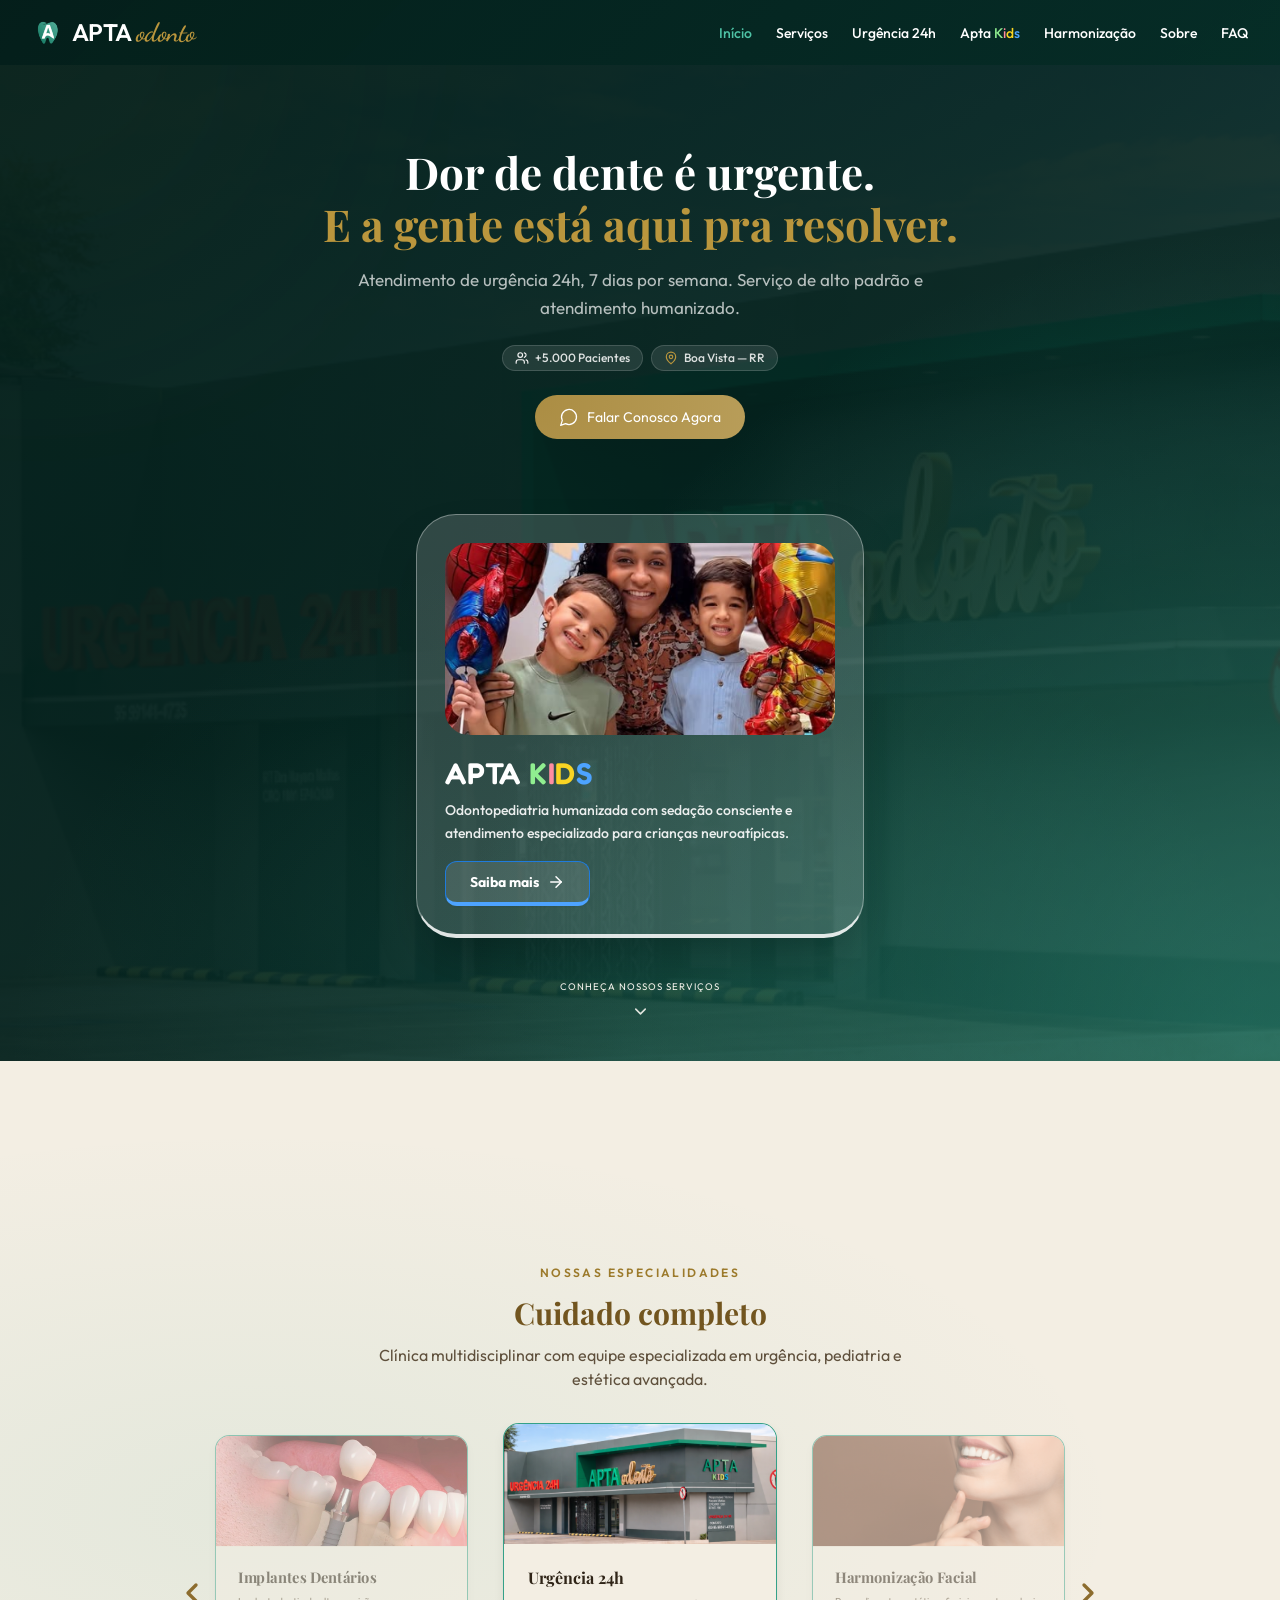
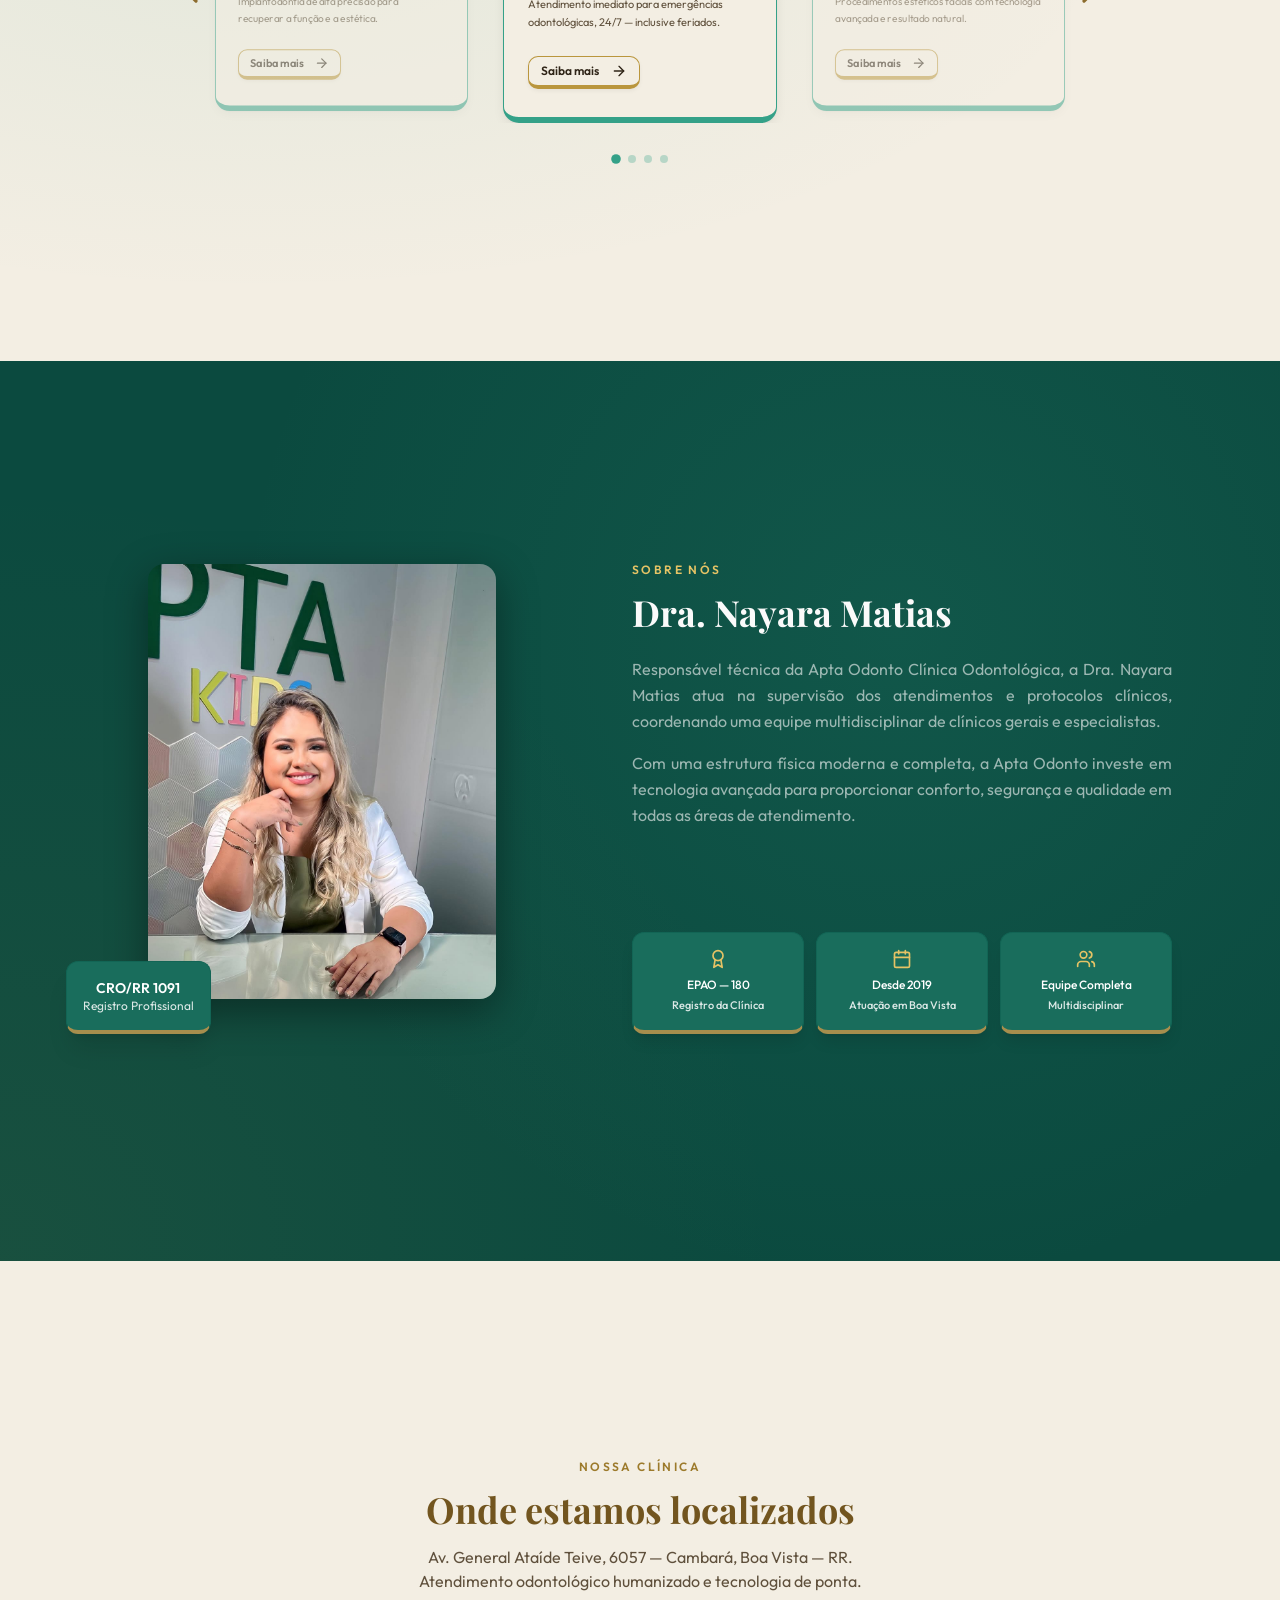
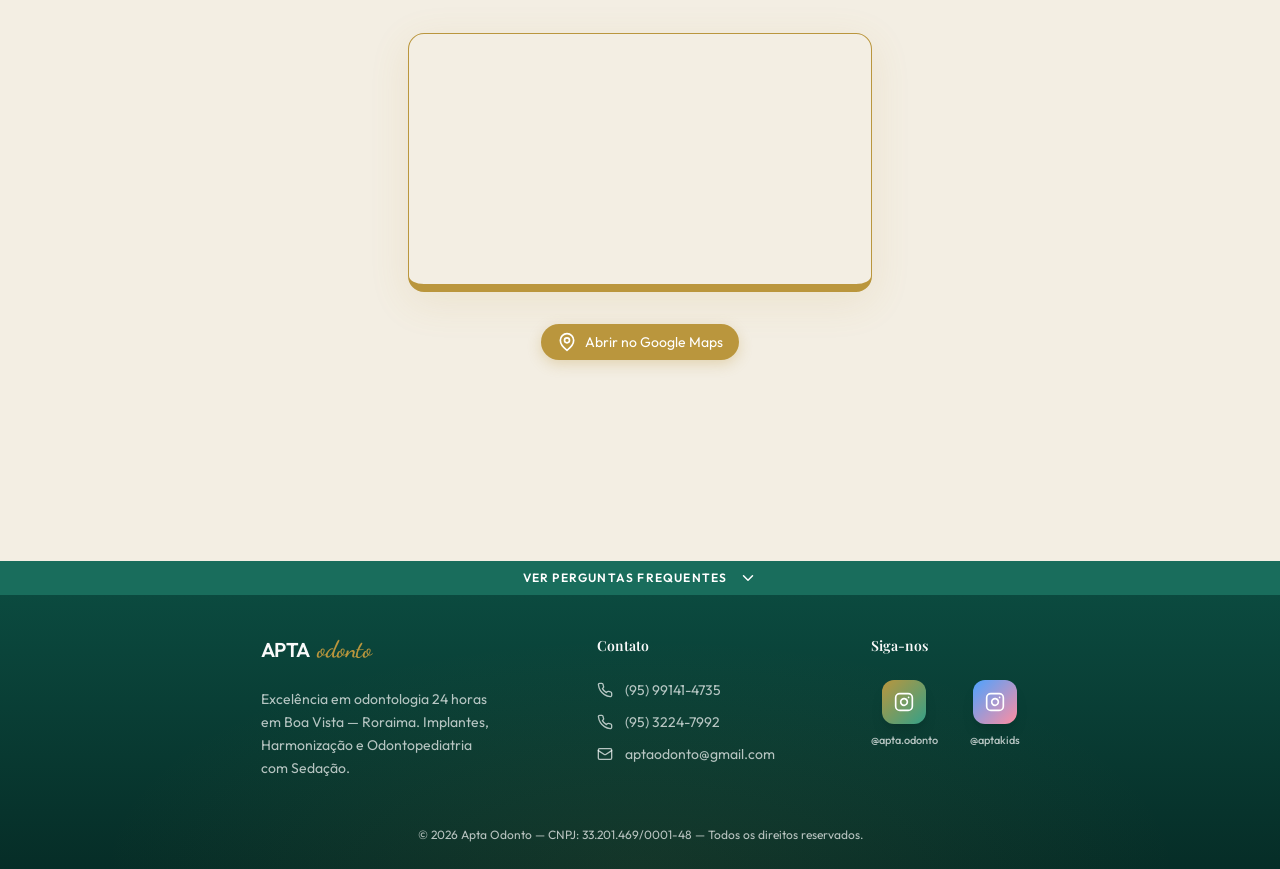
<file: site apta odonto/index.html>
<!DOCTYPE html>
<html lang="pt-BR">

<head>
  <meta charset="UTF-8" />
  <meta name="viewport" content="width=device-width, initial-scale=1.0" />
  <title>Apta Odonto — Urgência 24h, Implantes e Odontopediatria</title>
  <link rel="icon" href="./a.ico" type="image/x-icon" />
  <meta name="description"
    content="Clínica odontológica 24 horas em Boa Vista, Roraima. Urgências, implantes, harmonização facial e odontopediatria." />
  <link rel="stylesheet" href="./style.css" />
  <link href="https://fonts.googleapis.com/css2?family=Fredoka:wght@300..700&display=swap" rel="stylesheet">
  <link href="https://fonts.googleapis.com/css2?family=Dancing+Script:wght@700&display=swap" rel="stylesheet">
</head>

<body class="home-page bg-background text-foreground font-outfit antialiased">
  <!-- Navbar -->
  <nav id="navbar" class="absolute top-0 left-0 right-0 z-50 transition-all duration-300 bg-transparent py-5">
    <div class="container mx-auto px-4 md:px-8 flex items-center justify-between">
      <a id="navbar-brand" href="./index.html"
        class="text-2xl font-semibold tracking-tight inline-flex items-center gap-2 transition-all duration-300 opacity-0 pointer-events-none">
        <img src="./logo.png" alt="Logo Apta Odonto" class="h-8 md:h-9 w-auto" />
        <div class="flex items-center gap-2">
          <span class="whitespace-nowrap">
            <span id="brand-text" class="text-white">APTA</span>
            <span style="color: #ba963d; font-family: 'Dancing Script', cursive; font-size: 1.1em; margin-left: 1px;">
              odonto</span>
          </span>
          <!-- Celular: Selo Plantão 24h -->
          <span class="badge md:hidden scale-[0.85] origin-left flex-shrink-0">
            <span class="badge__dot-wrap">
              <span class="badge__pulse"></span>
              <span class="badge__dot"></span>
            </span>
            <span class="badge__text">Plantão 24h</span>
          </span>
        </div>
      </a>

      <div class="hidden md:flex items-center gap-6">
        <a href="./index_teste.html"
          class="nav-link nav-link-active text-sm font-medium transition-colors duration-200 hover:text-[#4ec3a6]">Início</a>
        <a href="./index.html#servicos"
          class="nav-link text-sm font-medium transition-colors duration-200 text-white hover:text-[#4ec3a6]">Serviços</a>
        <a href="./urgencia.html"
          class="nav-link text-sm font-medium transition-colors duration-200 text-white hover:text-[#4ec3a6]">Urgência
          24h</a>
        <a href="./kids.html"
          class="nav-link text-sm font-medium transition-colors duration-200 text-white hover:text-[#4ec3a6]">Apta
          <span><span style="color: #90ee90">K</span><span style="color: #ff8da1">i</span><span
              style="color: #f9d423">d</span><span style="color: #4da3ff">s</span></span></a>
        <a href="./harmonizacao.html"
          class="nav-link text-sm font-medium transition-colors duration-200 text-white hover:text-[#4ec3a6]">Harmonização</a>
        <a href="./index.html#sobre"
          class="nav-link text-sm font-medium transition-colors duration-200 text-white hover:text-[#4ec3a6]">Sobre</a>
        <a href="./index.html#faq"
          class="nav-link text-sm font-medium transition-colors duration-200 text-white hover:text-[#4ec3a6]">FAQ</a>

      </div>

      <button id="mobile-menu-btn" class="md:hidden p-2 rounded-lg transition-colors text-white">
        <svg id="icon-menu" xmlns="http://www.w3.org/2000/svg" width="24" height="24" viewBox="0 0 24 24" fill="none"
          stroke="currentColor" stroke-width="2" stroke-linecap="round" stroke-linejoin="round">
          <line x1="4" x2="20" y1="12" y2="12" />
          <line x1="4" x2="20" y1="6" y2="6" />
          <line x1="4" x2="20" y1="18" y2="18" />
        </svg>
        <svg id="icon-close" class="hidden" xmlns="http://www.w3.org/2000/svg" width="24" height="24"
          viewBox="0 0 24 24" fill="none" stroke="currentColor" stroke-width="2" stroke-linecap="round"
          stroke-linejoin="round">
          <path d="M18 6 6 18" />
          <path d="m6 6 12 12" />
        </svg>
      </button>
    </div>

    <!-- Mobile Menu -->
    <div id="mobile-menu" class="hidden md:hidden border my-6 mx-4 rounded-xl p-6 space-y-4 animate-reveal shadow-xl"
      style="background: linear-gradient(135deg, #0b4a3f 0%, #062d27 100%); border-color: rgba(255, 255, 255, 0.1);">
      <a href="./index_teste.html"
        class="block nav-link-active font-medium py-2 hover:text-[#4ec3a6] transition-colors">Início</a>
      <a href="./index.html#servicos"
        class="block text-white font-medium py-2 hover:text-[#4ec3a6] transition-colors">Serviços</a>
      <a href="./urgencia.html"
        class="block text-white font-medium py-2 hover:text-[#4ec3a6] transition-colors">Urgência 24h</a>
      <a href="./kids.html" class="block text-white font-medium py-2 hover:text-[#4ec3a6] transition-colors">Apta
        <span><span style="color: #90ee90">K</span><span style="color: #ff8da1">i</span><span
            style="color: #f9d423">d</span><span style="color: #4da3ff">s</span></span></a>
      <a href="./harmonizacao.html"
        class="block text-white font-medium py-2 hover:text-[#4ec3a6] transition-colors">Harmonização</a>
      <a href="./index.html#sobre"
        class="block text-white font-medium py-2 hover:text-[#4ec3a6] transition-colors">Sobre</a>
      <a href="./index.html#faq"
        class="block text-white font-medium py-2 hover:text-[#4ec3a6] transition-colors">FAQ</a>

    </div>
  </nav>

  <main id="app-content">
    <div id="hero-apta-kids-bg" class="relative overflow-hidden">
      <!-- Background único compartilhado entre o início e a seção Apta Kids -->
      <div class="absolute inset-0">
        <img src="imagens/background_inicio2.png" class="w-full h-full object-cover animate-image-zoom"
          style="filter: contrast(1.15) brightness(0.8);" alt="Apta Odonto Background" />
        <div class="absolute inset-0" style="background: rgba(6, 45, 39, 0.78)"></div>
        <div class="absolute inset-0"
          style="background: linear-gradient(135deg, rgba(4, 31, 27, 0.94), rgba(4, 31, 27, 0.65), rgba(4, 31, 27, 0.20))">
        </div>
        <div class="absolute -top-40 -left-40 w-96 h-96 bg-[#ba963d]/15 rounded-full filter blur-[140px] opacity-60">
        </div>
        <div class="absolute bottom-0 left-1/2 -translate-x-1/2 w-[120%] h-[50%] pointer-events-none"
          style="background: radial-gradient(ellipse at center bottom, rgba(52,161,136,0.18) 0%, transparent 70%)">
        </div>
        <!-- Degradê verde reforçado no canto inferior direito -->
        <div class="absolute bottom-0 right-0 w-full h-full pointer-events-none"
          style="background: radial-gradient(circle at bottom right, rgba(52, 161, 136, 0.5) 0%, transparent 50%);">
        </div>
      </div>

      <!-- Hero Section -->
      <section id="hero-section" class="relative min-h-screen flex items-center overflow-hidden">

        <div id="hero-content-wrapper"
          class="relative z-10 container mx-auto px-6 md:px-12 lg:px-16 py-0 flex items-center justify-center">

          <div class="relative z-10 flex flex-col items-center w-full max-w-2xl mx-auto">

            <style>
              @media (max-width: 767px) {
                #hero-p-fix {
                  padding-right: 25px !important;
                }

                #hero-section {
                  min-height: 100vh !important;
                  min-height: 100dvh !important;
                  display: flex !important;
                  flex-direction: column !important;
                  align-items: flex-start !important;
                  padding-top: 80px !important;
                  padding-bottom: 0 !important;
                  overflow-y: auto !important;
                }

                #hero-content-wrapper {
                  flex: 1 0 auto !important;
                  display: flex !important;
                  align-items: center !important;
                  justify-content: flex-start !important;
                  margin-bottom: 0 !important;

                }

                #hero-indicator {
                  position: relative !important;
                  bottom: auto !important;
                  left: auto !important;
                  transform: none !important;
                  margin: 2rem auto 1.5rem !important;
                  display: flex !important;
                }
              }

              @media (min-width: 768px) {
                #hero-section {
                  height: auto !important;
                  min-height: auto !important;
                  margin-top: 0px !important;
                  padding-top: 150px !important;
                  padding-bottom: 35px !important;
                  overflow: visible !important;
                  display: flex !important;
                  flex-direction: column !important;
                  align-items: center !important;
                  justify-content: center !important;
                }

                #hero-content-wrapper {
                  height: auto !important;
                  min-height: auto !important;
                  margin-top: 0px !important;
                  padding-top: 0px !important;
                  padding-bottom: 0px !important;
                  overflow: visible !important;
                  display: flex !important;
                  flex-direction: column !important;
                  align-items: center !important;
                  justify-content: center !important;
                }

                #hero-indicator {
                  position: relative !important;
                  bottom: auto !important;
                  left: auto !important;
                  transform: none !important;
                  margin: 2.5rem auto 1.5rem !important;
                  display: flex !important;
                }
              }

              @keyframes btn-pulse {
                0% {
                  transform: scale(1);
                }

                50% {
                  transform: scale(1.05);
                }

                100% {
                  transform: scale(1);
                }
              }

              .animate-btn-pulse {
                animation: btn-pulse 2.5s infinite ease-in-out;
              }

              @media (min-width: 1024px) {
                #hero-title {
                  font-size: 44px !important;
                }
              }

              #hero-p-fix {
                font-size: 14px !important;
              }

              @media (min-width: 768px) {
                #hero-p-fix {
                  font-size: 17px !important;
                }
              }


              /* Centralização vertical, margens simétricas e linha de divisão do menu */
              #navbar {
                padding-top: 16px !important;
                padding-bottom: 16px !important;
              }

              #navbar.navbar-fixed {
                padding-top: 10px !important;
                padding-bottom: 10px !important;
              }
            </style>

            <!-- 1. Linha Apta Odonto + Plantão 24h -->
            <div class="hero-badge hidden animate-reveal-up w-full items-center justify-center gap-4 md:gap-6 mb-6"
              style="animation-delay: 0.05s;">
              <div class="inline-flex items-center gap-3">
                <img src="./logo.png" alt="Logo Apta Odonto" class="h-9 md:h-11 w-auto" />
                <span class="text-2xl md:text-3xl font-semibold tracking-tight">
                  <span class="text-white">APTA</span>
                  <span
                    style="color: #ba963d; font-family: 'Dancing Script', cursive; font-size: 1.1em; margin-left: 2px;">
                    odonto</span>
                </span>
              </div>
              <span class="badge">
                <span class="badge__dot-wrap">
                  <span class="badge__pulse"></span>
                  <span class="badge__dot"></span>
                </span>
                <span class="badge__text">Plantão 24h</span>
              </span>
            </div>

            <!-- 2. Título (H1) -->
            <h1 id="hero-title"
              class="text-3xl md:text-4xl lg:text-5xl font-bold leading-tight mb-5 text-white animate-reveal-up text-center w-full"
              style="animation-delay: 0.1s;">
              Dor de dente é urgente.<br />
              <span style="color: #ba963d; display: block; margin-top: 0.5rem;" class="text-center">E a gente está aqui
                pra resolver.</span>
            </h1>

            <!-- 3. Parágrafo (P) -->
            <p id="hero-p-fix" class="text-white/70 mb-6 animate-reveal-up leading-relaxed text-center w-full"
              style="animation-delay: 0.25s; hyphens: none; width: 0; min-width: 100%;">
              Atendimento de urgência 24h, 7 dias por semana. Serviço de alto padrão
              e atendimento humanizado.
            </p>

            <!-- 4. Badges de Estatísticas -->
            <div class="flex flex-wrap gap-2 justify-center animate-reveal-up mb-6 w-full"
              style="animation-delay: 0.35s">
              <div
                class="inline-flex items-center gap-1.5 px-3 py-1 rounded-full bg-white/10 backdrop-blur-sm border border-white/15">
                <svg xmlns="http://www.w3.org/2000/svg" width="14" height="14" viewBox="0 0 24 24" fill="none"
                  stroke="currentColor" stroke-width="2" stroke-linecap="round" stroke-linejoin="round"
                  class="text-[#43a047]">
                  <path d="M16 21v-2a4 4 0 0 0-4-4H6a4 4 0 0 0-4 4v2" />
                  <circle cx="9" cy="7" r="4" />
                  <path d="M22 21v-2a4 4 0 0 0-3-3.87" />
                  <path d="M16 3.13a4 4 0 0 1 0 7.75" />
                </svg>
                <span class="text-xs font-medium text-white/85">+5.000 Pacientes</span>
              </div>
              <div
                class="inline-flex items-center gap-1.5 px-3 py-1 rounded-full bg-white/10 backdrop-blur-sm border border-white/15">
                <svg xmlns="http://www.w3.org/2000/svg" width="14" height="14" viewBox="0 0 24 24" fill="none"
                  stroke="currentColor" stroke-width="2" stroke-linecap="round" stroke-linejoin="round"
                  class="text-[#ba963d]">
                  <path d="M20 10c0 6-8 12-8 12s-8-6-8-12a8 8 0 0 1 16 0Z" />
                  <circle cx="12" cy="10" r="3" />
                </svg>
                <span class="text-xs font-medium text-white/85">Boa Vista — RR</span>
              </div>
            </div>

            <!-- 5. Botão CTA (Falar Conosco Agora) -->
            <div class="animate-reveal-up w-full flex justify-center mb-6" style="animation-delay: 0.45s;">
              <a href="https://wa.me/5595991414735?text=Ol%C3%A1%2C%20gostaria%20de%20agendar%20uma%20consulta!"
                target="_blank" rel="noopener noreferrer"
                class="inline-flex items-center gap-2 px-6 py-3 rounded-full text-white font-normal text-sm transition-all hover:scale-105 active:scale-95 shadow-md animate-btn-pulse"
                style="background: radial-gradient(circle at top left, #ab8d43 0%, #b89d59 100%); border: none; backdrop-filter: blur(12px); -webkit-backdrop-filter: blur(12px); box-shadow: none; color: #ffffff;">
                <svg xmlns="http://www.w3.org/2000/svg" width="20" height="20" viewBox="0 0 24 24" fill="none"
                  stroke="currentColor" stroke-width="1.5" stroke-linecap="round" stroke-linejoin="round">
                  <path d="M7.9 20A9 9 0 1 0 4 16.1L2 22Z" />
                </svg>
                Falar Conosco Agora
              </a>
            </div>

          </div>
        </div>


      </section>

      <section id="apta-kids-destaque" class="relative overflow-hidden flex flex-col items-center justify-center"
        style="padding-top: 1rem; padding-bottom: 1rem;">
        <div class="relative z-10 container mx-auto px-6 flex justify-center">
          <div class="relative w-full max-w-md shadow-2xl group"
            style="border-radius: 40px; background-color: rgba(255,255,255,0.16); border: 1px solid rgba(255,255,255,0.35); border-bottom: 4px solid rgba(255,255,255,0.85); overflow: hidden;">
            <div class="relative z-10 h-full p-4 md:p-5 flex flex-col justify-end">
              <div class="p-3 md:p-4 transform transition-all duration-500 group-hover:-translate-y-2"
                style="border-radius: 24px;">
                <div class="mb-5 overflow-hidden" style="border-radius: 24px;">
                  <img src="./imagens/kids.png" alt="Apta Kids - Odontopediatria"
                    class="w-full h-48 md:h-56 object-cover transition-transform duration-500 group-hover:scale-105"
                    loading="lazy" />
                </div>
                <h2 class="text-2xl md:text-3xl font-semibold mb-2 tracking-wide uppercase"
                  style="font-family: 'Fredoka', sans-serif;">
                  <span style="color: #ffffff;">Apta</span>
                  <span>
                    <span style="color: #90ee90;">K</span><span style="color: #ff8da1;">i</span><span
                      style="color: #f9d423;">d</span><span style="color: #4da3ff;">s</span>
                  </span>
                </h2>
                <p class="text-sm font-medium leading-relaxed mb-4" style="color: #ffffff; opacity: 0.9;">
                  Odontopediatria humanizada com sedação consciente e atendimento especializado para crianças
                  neuroatípicas.
                </p>
                <div class="flex">
                  <a href="./kids.html"
                    class="inline-flex items-center gap-2 px-6 py-2.5 rounded-lg font-bold text-sm transition-all shadow-sm active:scale-95"
                    style="background: rgba(255,255,255,0.1); border: 1px solid #1f7bdd; border-bottom: 4px solid #4da3ff; color: #ffffff;">
                    Saiba mais
                    <svg xmlns="http://www.w3.org/2000/svg" width="18" height="18" viewBox="0 0 24 24" fill="none"
                      stroke="#ffffff" stroke-width="2" stroke-linecap="round" stroke-linejoin="round">
                      <path d="M5 12h14" />
                      <path d="m12 5 7 7-7 7" />
                    </svg>
                  </a>
                </div>
              </div>
            </div>
          </div>
        </div>

        <div id="hero-indicator"
          class="relative z-10 flex flex-col items-center gap-2 w-max mx-auto">
          <span class="text-xs tracking-widest uppercase whitespace-nowrap"
            style="color: #f6f4ee; font-size: 9.6px;">Conheça nossos
            serviços</span>
          <a href="#servicos">
            <svg xmlns="http://www.w3.org/2000/svg" width="19" height="19" viewBox="0 0 24 24" fill="none"
              stroke="currentColor" stroke-width="2" stroke-linecap="round" stroke-linejoin="round"
              class="animate-bounce" style="color: #f6f4ee; opacity: 0.9;">
              <path d="m6 9 6 6 6-6" />
            </svg>
          </a>
        </div>
      </section>
    </div>

    <!-- Service Section -->
    <section id="servicos" class="relative min-h-screen flex flex-col justify-center py-20"
      style="background: #f3eee3;">
      <div class="absolute inset-0 pointer-events-none"
        style="background: radial-gradient(ellipse at 20% 50%, rgba(52,161,136,0.08) 0%, transparent 60%)"></div>
      <div class="container mx-auto relative z-10 px-4 md:px-8">
        <div class="text-center mb-8">
          <span class="text-xs font-semibold tracking-[0.2em] uppercase" style="color: #9c7a2b">Nossas
            Especialidades</span>
          <h2 class="text-3xl md:text-3xl font-bold mt-3 leading-tight" style="color: #72551f;">Cuidado completo</h2>
          <p class="text-base mt-3 max-w-xl mx-auto" style="color: #5f503c;">Clínica multidisciplinar com equipe
            especializada em urgência, pediatria e estética avançada.</p>
        </div>

        <div class="relative max-w-4xl mx-auto" id="services-carousel">
          <div class="overflow-hidden">
            <div id="carousel-track" class="flex transition-transform duration-500 ease-out"
              style="transform: translateX(0%)">
              <div class="flex-shrink-0 px-3 carousel-item w-full md:w-1/3">
                <div
                  class="elevated-card overflow-hidden flex flex-col group transition-all duration-300 hover:shadow-lg hover:-translate-y-1 h-full">
                  <div class="overflow-hidden rounded-t-lg service-card-image"
                    style="border-radius: 0.75rem 0.75rem 0 0;">
                    <img src="./imagens/background_inicio.png" alt="Urgência Odontológica 24h"
                      class="w-full h-full object-cover transition-transform duration-500 group-hover:scale-105"
                      loading="lazy" />
                  </div>
                  <div class="p-6 flex flex-col flex-1">
                    <h3 class="text-base font-bold mb-2 leading-tight">Urgência 24h</h3>
                    <p class="text-[11px] leading-relaxed mb-4 flex-1">Atendimento imediato para
                      emergências odontológicas, 24/7 — inclusive feriados.</p>
                    <div class="flex mt-2 mb-1">
                      <a href="./urgencia.html"
                        class="btn-more-custom inline-flex items-center gap-3 px-3 py-1.5 rounded-md text-xs transition-all duration-200 hover:gap-3">
                        Saiba mais <svg xmlns="http://www.w3.org/2000/svg" width="16" height="16" viewBox="0 0 24 24"
                          fill="none" stroke="currentColor" stroke-width="2" stroke-linecap="round"
                          stroke-linejoin="round">
                          <path d="M5 12h14" />
                          <path d="m12 5 7 7-7 7" />
                        </svg>
                      </a>
                    </div>
                  </div>
                </div>
              </div>

              <div class="flex-shrink-0 px-3 carousel-item w-full md:w-1/3">
                <div
                  class="elevated-card overflow-hidden flex flex-col group transition-all duration-300 hover:shadow-lg hover:-translate-y-1 h-full">
                  <div class="overflow-hidden rounded-t-lg service-card-image"
                    style="border-radius: 0.75rem 0.75rem 0 0;">
                    <img src="./imagens/harmo.png" alt="Harmonização Facial"
                      class="w-full h-full object-cover transition-transform duration-500 group-hover:scale-105"
                      loading="lazy" />
                  </div>
                  <div class="p-6 flex flex-col flex-1">
                    <h3 class="text-base font-bold mb-2 leading-tight">Harmonização Facial</h3>
                    <p class="text-[11px] leading-relaxed mb-4 flex-1">Procedimentos estéticos
                      faciais
                      com tecnologia avançada e resultado natural.</p>
                    <div class="flex mt-2 mb-1">
                      <a href="./harmonizacao.html"
                        class="btn-more-custom inline-flex items-center gap-3 px-3 py-1.5 rounded-md text-xs transition-all duration-200 hover:gap-3">
                        Saiba mais <svg xmlns="http://www.w3.org/2000/svg" width="16" height="16" viewBox="0 0 24 24"
                          fill="none" stroke="currentColor" stroke-width="2" stroke-linecap="round"
                          stroke-linejoin="round">
                          <path d="M5 12h14" />
                          <path d="m12 5 7 7-7 7" />
                        </svg>
                      </a>
                    </div>
                  </div>
                </div>
              </div>

              <div class="flex-shrink-0 px-3 carousel-item w-full md:w-1/3">
                <div
                  class="elevated-card overflow-hidden flex flex-col group transition-all duration-300 hover:shadow-lg hover:-translate-y-1 h-full">
                  <div class="overflow-hidden rounded-t-lg service-card-image"
                    style="border-radius: 0.75rem 0.75rem 0 0;">
                    <img src="./imagens/lentes.jpg" alt="Lentes de Contato Dental"
                      class="w-full h-full object-cover transition-transform duration-500 group-hover:scale-105"
                      loading="lazy" />
                  </div>
                  <div class="p-6 flex flex-col flex-1">
                    <h3 class="text-base font-bold mb-2 leading-tight">Lentes de Contato Dental
                    </h3>
                    <p class="text-[11px] leading-relaxed mb-4 flex-1">Sorriso perfeito, resultado cinematográfico e
                      duradouro.</p>
                    <div class="flex mt-2 mb-1">
                      <a href="./harmonizacao.html"
                        class="btn-more-custom inline-flex items-center gap-3 px-3 py-1.5 rounded-md text-xs transition-all duration-200 hover:gap-3">
                        Saiba mais <svg xmlns="http://www.w3.org/2000/svg" width="16" height="16" viewBox="0 0 24 24"
                          fill="none" stroke="currentColor" stroke-width="2" stroke-linecap="round"
                          stroke-linejoin="round">
                          <path d="M5 12h14" />
                          <path d="m12 5 7 7-7 7" />
                        </svg>
                      </a>
                    </div>
                  </div>
                </div>
              </div>

              <div class="flex-shrink-0 px-3 carousel-item w-full md:w-1/3">
                <div
                  class="elevated-card overflow-hidden flex flex-col group transition-all duration-300 hover:shadow-lg hover:-translate-y-1 h-full">
                  <div class="overflow-hidden rounded-t-lg service-card-image"
                    style="border-radius: 0.75rem 0.75rem 0 0;">
                    <img src="./imagens/implan.jpg" alt="Implantes Dentários"
                      class="w-full h-full object-cover transition-transform duration-500 group-hover:scale-105"
                      loading="lazy" />
                  </div>
                  <div class="p-6 flex flex-col flex-1">
                    <h3 class="text-base font-bold mb-2 leading-tight">Implantes Dentários</h3>
                    <p class="text-[11px] leading-relaxed mb-4 flex-1">Implantodontia de alta
                      precisão para recuperar a função e a estética.</p>
                    <div class="flex mt-2 mb-1">
                      <a href="./harmonizacao.html"
                        class="btn-more-custom inline-flex items-center gap-3 px-3 py-1.5 rounded-md text-xs transition-all duration-200 hover:gap-3">
                        Saiba mais <svg xmlns="http://www.w3.org/2000/svg" width="16" height="16" viewBox="0 0 24 24"
                          fill="none" stroke="currentColor" stroke-width="2" stroke-linecap="round"
                          stroke-linejoin="round">
                          <path d="M5 12h14" />
                          <path d="m12 5 7 7-7 7" />
                        </svg>
                      </a>
                    </div>
                  </div>
                </div>
              </div>
            </div>
          </div>

          <!-- Controles do carrossel -->
          <button id="carousel-prev"
            class="hidden md:block absolute -left-4 md:-left-12 top-1/2 -translate-y-1/2 transition-all hover:scale-110 active:scale-95 z-20"
            style="color: #8c6c2e; background: none; border: none; cursor: pointer;" aria-label="Anterior">
            <svg xmlns="http://www.w3.org/2000/svg" width="32" height="32" viewBox="0 0 24 24" fill="none"
              stroke="currentColor" stroke-width="2.5" stroke-linecap="round" stroke-linejoin="round">
              <path d="M15 18l-6-6 6-6" />
            </svg>
          </button>
          <button id="carousel-next"
            class="hidden md:block absolute -right-4 md:-right-12 top-1/2 -translate-y-1/2 transition-all hover:scale-110 active:scale-95 z-20"
            style="color: #8c6c2e; background: none; border: none; cursor: pointer;" aria-label="Próximo">
            <svg xmlns="http://www.w3.org/2000/svg" width="32" height="32" viewBox="0 0 24 24" fill="none"
              stroke="currentColor" stroke-width="2.5" stroke-linecap="round" stroke-linejoin="round">
              <path d="M9 18l6-6-6-6" />
            </svg>
          </button>

          <!-- Dots indicadores -->
          <div id="carousel-dots" class="flex justify-center gap-2 mt-8">
          </div>
        </div>
      </div>
    </section>

    <!-- About Section -->
    <section id="sobre" class="relative min-h-screen flex items-center py-20 overflow-hidden"
      style="background-color: #0b4a3f !important;">
      <!-- Efeitos de Fundo (Atmosphere) -->
      <div class="absolute inset-0 pointer-events-none">
        <div class="absolute inset-0"
          style="background: radial-gradient(circle at 70% 30%, rgba(52, 161, 136, 0.15) 0%, transparent 60%);">
        </div>
        <div class="absolute bottom-0 left-0 w-full h-full"
          style="background: radial-gradient(circle at bottom left, rgba(186, 150, 61, 0.08) 0%, transparent 50%);">
        </div>
      </div>
      <div class="container mx-auto scroll-reveal relative z-10">
        <!-- Títulos Mobile — Aparecem antes da imagem -->
        <div class="md:hidden text-left px-4 stagger-up" style="margin-bottom: 2.5rem !important;">
          <span class="text-xs font-semibold tracking-[0.2em] uppercase" style="color: #e5c365;">Sobre Nós</span>
          <h2 class="text-4xl font-bold mt-3 text-primary-foreground leading-tight">Dra. Nayara Matias</h2>
        </div>

        <div class="grid lg:grid-cols-2 gap-12 lg:gap-2 items-stretch">
          <div class="stagger-up flex flex-col justify-between relative min-h-full">
            <div class="relative" style="margin-top: 8px; padding-bottom: 35px;">
              <div class="rounded-2xl overflow-hidden"
                style="box-shadow: 0 12px 40px rgba(0, 0, 0, 0.4); max-width: 58%; margin-left: 22%;">
                <img src="./imagens/nayara.jpg" alt="Dra. Nayara Matias" class="w-full h-auto block object-cover"
                  style="aspect-ratio: 4 / 5; object-position: center 25%;"
                  onerror="this.src='https://images.unsplash.com/photo-1607990281513-2c110a25bd8c?q=80&w=800&auto=format&fit=crop'" />
              </div>
            </div>

            <div class="absolute bottom-0 left-0 w-full px-4 z-20 flex" style="pointer-events: none;">
              <div class="rounded-xl p-4 shadow-xl sobre-info-card text-center sobre-info-card-wrapper-inner">
                <p class="text-sm font-semibold" style="color: #ffffff;">CRO/RR 1091</p>
                <p class="text-xs" style="color: rgba(255, 255, 255, 0.85);">Registro Profissional</p>
              </div>
            </div>
          </div>

          <div class="stagger-up flex flex-col justify-between sobre-text-col" style="animation-delay: 0.15s;">
            <div>
              <!-- Títulos Desktop -->
              <div class="hidden md:block">
                <span class="text-xs font-semibold tracking-[0.2em] uppercase" style="color: #e5c365;">Sobre Nós</span>
                <h2 class="text-3xl md:text-4xl font-bold mt-3 mb-6 text-primary-foreground leading-tight">Dra. Nayara
                  Matias
                </h2>
              </div>
              <p class="text-base text-primary-foreground/60 mb-4 leading-relaxed"
                style="text-align: justify; hyphens: none;">
                Responsável técnica da Apta Odonto Clínica Odontológica, a Dra. Nayara Matias atua na supervisão dos
                atendimentos e protocolos clínicos, coordenando uma equipe multidisciplinar de clínicos gerais e
                especialistas.
              </p>
              <p class="text-base text-primary-foreground/60 mb-8 leading-relaxed"
                style="text-align: justify; hyphens: none;">
                Com uma estrutura física moderna e completa, a Apta Odonto investe em tecnologia avançada para
                proporcionar conforto, segurança e qualidade em todas as áreas de atendimento.
              </p>
            </div>

            <div class="grid grid-cols-3 gap-3">
              <div class="p-4 text-center rounded-xl shadow-lg sobre-info-card">
                <svg xmlns="http://www.w3.org/2000/svg" width="20" height="20" viewBox="0 0 24 24" fill="none"
                  stroke="currentColor" stroke-width="2" stroke-linecap="round" stroke-linejoin="round"
                  class="mx-auto mb-2" style="color: #e5c365;">
                  <circle cx="12" cy="8" r="6" />
                  <path d="M15.477 12.89 17 22l-5-3-5 3 1.523-9.11" />
                </svg>
                <p class="font-medium text-xs" style="color: #ffffff;">EPAO — 180</p>
                <p class="text-[11px] mt-1 font-medium" style="color: rgba(255, 255, 255, 0.85);">Registro da Clínica
                </p>
              </div>
              <div class="p-4 text-center rounded-xl shadow-lg sobre-info-card">
                <svg xmlns="http://www.w3.org/2000/svg" width="20" height="20" viewBox="0 0 24 24" fill="none"
                  stroke="currentColor" stroke-width="2" stroke-linecap="round" stroke-linejoin="round"
                  class="mx-auto mb-2" style="color: #e5c365;">
                  <rect x="3" y="4" width="18" height="18" rx="2" ry="2" />
                  <line x1="16" y1="2" x2="16" y2="6" />
                  <line x1="8" y1="2" x2="8" y2="6" />
                  <line x1="3" y1="10" x2="21" y2="10" />
                </svg>
                <p class="font-medium text-xs" style="color: #ffffff;">Desde 2019</p>
                <p class="text-[11px] mt-1 font-medium" style="color: rgba(255, 255, 255, 0.85);">Atuação em Boa Vista
                </p>
              </div>
              <div class="p-4 text-center rounded-xl shadow-lg sobre-info-card">
                <svg xmlns="http://www.w3.org/2000/svg" width="20" height="20" viewBox="0 0 24 24" fill="none"
                  stroke="currentColor" stroke-width="2" stroke-linecap="round" stroke-linejoin="round"
                  class="mx-auto mb-2" style="color: #e5c365;">
                  <path d="M16 21v-2a4 4 0 0 0-4-4H6a4 4 0 0 0-4 4v2" />
                  <circle cx="9" cy="7" r="4" />
                  <path d="M22 21v-2a4 4 0 0 0-3-3.87" />
                  <path d="M16 3.13a4 4 0 0 1 0 7.75" />
                </svg>
                <p class="font-medium text-xs" style="color: #ffffff;">Equipe Completa</p>
                <p class="text-[11px] mt-1 font-medium" style="color: rgba(255, 255, 255, 0.85);">Multi&shy;disciplinar
                </p>
              </div>
            </div>
          </div>
        </div>
      </div>
    </section>


    <!-- Location Section -->
    <section id="localizacao" class="relative min-h-screen flex flex-col justify-center overflow-hidden"
      style="background: #f3eee3; padding-top: 1.5rem; padding-bottom: 2rem;">
      <div class="container mx-auto px-6 relative z-10">
        <div class="text-center mb-6 scroll-reveal">
          <span class="text-xs font-semibold tracking-[0.2em] uppercase" style="color: #9c7a2b">Nossa Clínica</span>
          <h2 class="text-3xl md:text-4xl font-bold mt-3 leading-tight" style="color: #72551f;">Onde estamos localizados
          </h2>
          <p class="text-base mt-4 max-w-2xl mx-auto" style="color: #5f503c;">
            Av. General Ataíde Teive, 6057 — Cambará, Boa Vista — RR. <br class="hidden md:block"> Atendimento
            odontológico humanizado e tecnologia de ponta.
          </p>
        </div>
      </div>

      <div class="container mx-auto px-6 max-w-lg relative z-10 scroll-reveal stagger-up mt-4">
        <div class="rounded-2xl overflow-hidden"
          style="border: 1px solid #ba963d; border-bottom: 8px solid #ba963d; box-shadow: 0 10px 40px rgba(186,150,61,0.12);">
          <iframe
            src="https://www.google.com/maps/embed?pb=!1m18!1m12!1m3!1d249.06230645343155!2d-60.73456344050791!3d2.8170344999985817!2m3!1f0!2f0!3f0!3m2!1i1024!2i768!4f13.1!3m3!1m2!1s0x8d930589d65f8749%3A0x2496221c2a19f9e1!2sApta%20Odonto%20Clinica%20Odontol%C3%B3gica!5e0!3m2!1spt-BR!2sus!4v1776741593292!5m2!1spt-BR!2sus"
            width="600" height="250" style="border:0;" allowfullscreen="" loading="lazy"
            referrerpolicy="no-referrer-when-downgrade"></iframe>
        </div>
        <div class="mt-8 text-center">
          <a href="https://maps.app.goo.gl/9zGkYv7E2C6iS9Tq7" target="_blank" rel="noopener noreferrer"
            class="inline-flex items-center gap-2 px-4 py-2 rounded-full text-white font-normal text-sm transition-all hover:scale-105 active:scale-95 shadow-lg"
            style="background: #ba963d; box-shadow: 0 4px 14px rgba(186,150,61,0.3);">
            <svg xmlns="http://www.w3.org/2000/svg" width="20" height="20" viewBox="0 0 24 24" fill="none"
              stroke="currentColor" stroke-width="2" stroke-linecap="round" stroke-linejoin="round">
              <path d="M20 10c0 6-8 12-8 12s-8-6-8-12a8 8 0 0 1 16 0Z" />
              <circle cx="12" cy="10" r="3" />
            </svg>
            Abrir no Google Maps
          </a>
        </div>
      </div>
    </section>

    <!-- FAQ Section -->
    <section id="faq" class="w-full relative" style="background-color: #196d5c !important;">
      <button id="main-faq-toggle"
        class="w-full flex items-center justify-center gap-3 py-2 text-white transition-opacity hover:opacity-95"
        style="background-color: #196d5c; border: none; cursor: pointer;">
        <span id="main-faq-toggle-text" class="font-semibold uppercase tracking-widest" style="font-size: 12px;">Ver
          Perguntas
          Frequentes</span>
        <svg xmlns="http://www.w3.org/2000/svg" width="18" height="18" viewBox="0 0 24 24" fill="none"
          stroke="currentColor" stroke-width="2" stroke-linecap="round" stroke-linejoin="round"
          class="transition-transform duration-300" id="main-faq-chevron">
          <path d="m6 9 6 6 6-6" />
        </svg>
      </button>

      <div id="main-faq-content"
        class="overflow-hidden transition-all duration-500 ease-in-out max-h-0 opacity-0 relative"
        style="background-color: #196d5c !important;">
        <div class="absolute inset-0 pointer-events-none"
          style="background: radial-gradient(ellipse at 50% 80%, rgba(255,255,255,0.03) 0%, transparent 55%)"></div>
        <div id="main-faq-content-inner" class="container mx-auto max-w-3xl relative z-10 scroll-reveal"
          style="padding-top: 1.5rem !important; padding-bottom: 2rem !important;">

          <div class="space-y-4 faq-container">
            <div class="rounded-xl overflow-hidden transition-all duration-500 stagger-up"
              style="background-color: #0b4a3f;">
              <button
                class="w-full flex items-center justify-between p-5 text-left transition-colors duration-200 active:scale-[0.995]">
                <span class="font-medium pr-4 text-sm" style="color: #ffffff;">A clínica atende realmente 24
                  horas?</span>
                <svg xmlns="http://www.w3.org/2000/svg" width="16" height="16" viewBox="0 0 24 24" fill="none"
                  stroke="currentColor" stroke-width="2" stroke-linecap="round" stroke-linejoin="round"
                  class="flex-shrink-0 transition-transform duration-300 chevron"
                  style="color: rgba(255,255,255,0.85);">
                  <path d="m6 9 6 6 6-6" />
                </svg>
              </button>
              <div class="overflow-hidden transition-all duration-300 ease-out max-h-0 opacity-0 content">
                <p class="px-5 pb-5 pt-2 text-sm leading-relaxed" style="color: rgba(255,255,255,0.85);">Sim!
                  Funcionamos 24 horas por dia,
                  7 dias por semana, incluindo feriados. Nosso plantão de urgência está sempre pronto para atender
                  emergências odontológicas.</p>
              </div>
            </div>
            <div class="rounded-xl overflow-hidden transition-all duration-500 stagger-up"
              style="animation-delay: 0.07s; background-color: #0b4a3f;">
              <button
                class="w-full flex items-center justify-between p-5 text-left transition-colors duration-200 active:scale-[0.995]">
                <span class="font-medium pr-4 text-sm" style="color: #ffffff;">O que é a sedação consciente usada na
                  Apta
                  Kids?</span>
                <svg xmlns="http://www.w3.org/2000/svg" width="16" height="16" viewBox="0 0 24 24" fill="none"
                  stroke="currentColor" stroke-width="2" stroke-linecap="round" stroke-linejoin="round"
                  class="flex-shrink-0 transition-transform duration-300 chevron"
                  style="color: rgba(255,255,255,0.85);">
                  <path d="m6 9 6 6 6-6" />
                </svg>
              </button>
              <div class="overflow-hidden transition-all duration-300 ease-out max-h-0 opacity-0 content">
                <p class="px-5 pb-5 pt-2 text-sm leading-relaxed" style="color: rgba(255,255,255,0.85);">É uma técnica
                  segura realizada com óxido nitroso e oxigênio para acalmar a criança durante o atendimento. A criança
                  permanece acordada e cooperativa, reduzindo o medo e a ansiedade.</p>
              </div>
            </div>
            <div class="rounded-xl overflow-hidden transition-all duration-500 stagger-up"
              style="animation-delay: 0.14s; background-color: #0b4a3f;">
              <button
                class="w-full flex items-center justify-between p-5 text-left transition-colors duration-200 active:scale-[0.995]">
                <span class="font-medium pr-4 text-sm" style="color: #ffffff;">Vocês fazem atendimento para pacientes
                  com necessidades especiais?</span>
                <svg xmlns="http://www.w3.org/2000/svg" width="16" height="16" viewBox="0 0 24 24" fill="none"
                  stroke="currentColor" stroke-width="2" stroke-linecap="round" stroke-linejoin="round"
                  class="flex-shrink-0 transition-transform duration-300 chevron"
                  style="color: rgba(255,255,255,0.85);">
                  <path d="m6 9 6 6 6-6" />
                </svg>
              </button>
              <div class="overflow-hidden transition-all duration-300 ease-out max-h-0 opacity-0 content">
                <p class="px-5 pb-5 pt-2 text-sm leading-relaxed" style="color: rgba(255,255,255,0.85);">Sim! Temos
                  profissionais capacitados e preparados para acolher crianças e adultos neuroatípicos, garantindo um
                  atendimento humanizado, paciente e adaptado a cada necessidade.</p>
              </div>
            </div>
            <div class="rounded-xl overflow-hidden transition-all duration-500 stagger-up"
              style="animation-delay: 0.21s; background-color: #0b4a3f;">
              <button
                class="w-full flex items-center justify-between p-5 text-left transition-colors duration-200 active:scale-[0.995]">
                <span class="font-medium pr-4 text-sm" style="color: #ffffff;">Quais formas de pagamento são
                  aceitas?</span>
                <svg xmlns="http://www.w3.org/2000/svg" width="16" height="16" viewBox="0 0 24 24" fill="none"
                  stroke="currentColor" stroke-width="2" stroke-linecap="round" stroke-linejoin="round"
                  class="flex-shrink-0 transition-transform duration-300 chevron"
                  style="color: rgba(255,255,255,0.85);">
                  <path d="m6 9 6 6 6-6" />
                </svg>
              </button>
              <div class="overflow-hidden transition-all duration-300 ease-out max-h-0 opacity-0 content">
                <p class="px-5 pb-5 pt-2 text-sm leading-relaxed" style="color: rgba(255,255,255,0.85);">Aceitamos
                  diversas formas de
                  pagamento. Entre em contato pelo WhatsApp para saber as condições especiais para o seu tratamento.</p>
              </div>
            </div>

          </div>
        </div>
      </div>
    </section>
  </main>

  <!-- Footer -->
  <footer class="section-padding-sm relative overflow-hidden"
    style="background: linear-gradient(180deg, #0b4a3f 0%, #062d27 100%); padding-bottom: 1.5rem;">
    <div class="absolute inset-0 pointer-events-none"
      style="background: radial-gradient(ellipse at 50% 100%, rgba(186,150,61,0.08) 0%, transparent 60%)"></div>

    <div class="container mx-auto px-8 md:px-16 relative z-10">
      <div class="flex footer-responsive-container mb-12">
        <div class="footer-column">
          <h3 class="text-xl font-semibold text-primary-foreground mb-6 tracking-tight"
            style="font-family: 'Outfit', sans-serif;">
            APTA<span
              style="color: #ba963d; font-family: 'Dancing Script', cursive; font-size: 1.2em; margin-left: 2px;">
              odonto</span>
          </h3>
          <p class="text-sm text-white/70 leading-relaxed">
            Excelência em odontologia 24 horas em Boa Vista — Roraima. Implantes, Harmonização e Odontopediatria com
            Sedação.
          </p>
        </div>

        <div class="footer-column">
          <h4 class="font-semibold text-primary-foreground text-sm mb-6">Contato</h4>
          <div class="space-y-3 text-white/70 text-sm">
            <a href="tel:+5595991414735" class="flex items-center gap-3 hover:text-gold transition-colors">
              <svg xmlns="http://www.w3.org/2000/svg" width="16" height="16" viewBox="0 0 24 24" fill="none"
                stroke="currentColor" stroke-width="2" stroke-linecap="round" stroke-linejoin="round"
                class="flex-shrink-0">
                <path
                  d="M22 16.92v3a2 2 0 0 1-2.18 2 19.79 19.79 0 0 1-8.63-3.07 19.5 19.5 0 0 1-6-6 19.79 19.79 0 0 1-3.07-8.67A2 2 0 0 1 4.11 2h3a2 2 0 0 1 2 1.72 12.84 12.84 0 0 0 .7 2.81 2 2 0 0 1-.45 2.11L8.09 9.91a16 16 0 0 0 6 6l1.27-1.27a2 2 0 0 1 2.11-.45 12.84 12.84 0 0 0 2.81.7A2 2 0 0 1 22 16.92z" />
              </svg>
              (95) 99141-4735
            </a>
            <a href="tel:+559532247992" class="flex items-center gap-3 hover:text-gold transition-colors">
              <svg xmlns="http://www.w3.org/2000/svg" width="16" height="16" viewBox="0 0 24 24" fill="none"
                stroke="currentColor" stroke-width="2" stroke-linecap="round" stroke-linejoin="round"
                class="flex-shrink-0">
                <path
                  d="M22 16.92v3a2 2 0 0 1-2.18 2 19.79 19.79 0 0 1-8.63-3.07 19.5 19.5 0 0 1-6-6 19.79 19.79 0 0 1-3.07-8.67A2 2 0 0 1 4.11 2h3a2 2 0 0 1 2 1.72 12.84 12.84 0 0 0 .7 2.81 2 2 0 0 1-.45 2.11L8.09 9.91a16 16 0 0 0 6 6l1.27-1.27a2 2 0 0 1 2.11-.45 12.84 12.84 0 0 0 2.81.7A2 2 0 0 1 22 16.92z" />
              </svg>
              (95) 3224-7992
            </a>
            <a href="mailto:aptaodonto@gmail.com" class="flex items-center gap-3 hover:text-gold transition-colors">
              <svg xmlns="http://www.w3.org/2000/svg" width="16" height="16" viewBox="0 0 24 24" fill="none"
                stroke="currentColor" stroke-width="2" stroke-linecap="round" stroke-linejoin="round"
                class="flex-shrink-0">
                <rect width="20" height="16" x="2" y="4" rx="2" />
                <path d="m22 7-8.97 5.7a1.94 1.94 0 0 1-2.06 0L2 7" />
              </svg>
              aptaodonto@gmail.com
            </a>
          </div>
        </div>

        <div class="footer-column flex flex-col items-start">
          <h4 class="font-semibold text-primary-foreground text-sm mb-6">Siga-nos</h4>
          <div class="footer-social-icons">
            <a href="https://instagram.com/apta.odonto" target="_blank" rel="noopener noreferrer"
              class="flex flex-col items-center gap-2 group">
              <div
                class="w-11 h-11 rounded-xl flex items-center justify-center text-white transition-all duration-300 hover:scale-110 shadow-lg"
                style="background: linear-gradient(135deg, #ba963d, #34a188);">
                <svg xmlns="http://www.w3.org/2000/svg" width="20" height="20" viewBox="0 0 24 24" fill="none"
                  stroke="currentColor" stroke-width="2" stroke-linecap="round" stroke-linejoin="round">
                  <rect width="20" height="20" x="2" y="2" rx="5" ry="5" />
                  <path d="M16 11.37A4 4 0 1 1 12.63 8 4 4 0 0 1 16 11.37z" />
                  <line x1="17.5" x2="17.51" y1="6.5" y2="6.5" />
                </svg>
              </div>
              <span
                class="text-[11px] font-medium text-white/70 group-hover:text-white transition-colors">@apta.odonto</span>
            </a>
            <a href="https://instagram.com/aptakids" target="_blank" rel="noopener noreferrer"
              class="flex flex-col items-center gap-2 group">
              <div
                class="w-11 h-11 rounded-xl flex items-center justify-center text-white transition-all duration-300 hover:scale-110 shadow-lg"
                style="background: linear-gradient(135deg, #4da3ff, #ff8da1);">
                <svg xmlns="http://www.w3.org/2000/svg" width="20" height="20" viewBox="0 0 24 24" fill="none"
                  stroke="currentColor" stroke-width="2" stroke-linecap="round" stroke-linejoin="round">
                  <rect width="20" height="20" x="2" y="2" rx="5" ry="5" />
                  <path d="M16 11.37A4 4 0 1 1 12.63 8 4 4 0 0 1 16 11.37z" />
                  <line x1="17.5" x2="17.51" y1="6.5" y2="6.5" />
                </svg>
              </div>
              <span
                class="text-[11px] font-medium text-white/70 group-hover:text-white transition-colors">@aptakids</span>
            </a>
          </div>
        </div>
      </div>

      <div class="pt-8 lg:pt-2 text-center pb-4 footer-bottom-wrapper">
        <!-- Botão Estático do Footer (Exclusivo Mobile) -->
        <div id="static-chat-container" class="mb-8 flex justify-center transition-all duration-300 opacity-0 lg:hidden"
          style="pointer-events: none;">
          <a href="https://wa.me/5595991414735?text=Ol%C3%A1%2C%20gostaria%20de%20agendar%20uma%20consulta!"
            target="_blank" rel="noopener noreferrer" id="static-chatbot-trigger"
            class="animate-chatbot-pulse w-16 h-16 rounded-full flex items-center justify-center shadow-2xl transition-transform duration-200 hover:scale-105 active:scale-95 cursor-pointer"
            style="background: linear-gradient(135deg, #43a047, #2e7d32); box-shadow: 0 6px 24px rgba(67, 160, 71, 0.45);"
            aria-label="Contato via WhatsApp">
            <svg xmlns="http://www.w3.org/2000/svg" width="28" height="28" viewBox="0 0 24 24" fill="none"
              stroke="currentColor" stroke-width="2" stroke-linecap="round" stroke-linejoin="round" class="text-white">
              <path d="M7.9 20A9 9 0 1 0 4 16.1L2 22Z" />
            </svg>
          </a>
        </div>

        <p class="text-xs text-white/70">
          © <span id="current-year">2026</span> Apta Odonto — CNPJ: 33.201.469/0001-48 — Todos os direitos reservados.
        </p>
      </div>
    </div>
  </footer>

  <!-- Chatbot Button -->
  <div id="floating-chat-container"
    class="fixed bottom-6 right-6 z-50 flex flex-col items-end gap-3 transition-opacity duration-300"
    style="opacity: 0; pointer-events: none;">
    <!-- Tooltip -->
    <div id="chatbot-tooltip"
      class="hidden bg-card border border-border rounded-2xl px-4 py-3 shadow-xl max-w-[200px] animate-reveal-up relative">
      <button id="chatbot-tooltip-close"
        class="absolute top-2 right-2 text-muted-foreground hover:text-foreground transition-colors"
        aria-label="Fechar">
        <svg xmlns="http://www.w3.org/2000/svg" width="14" height="14" viewBox="0 0 24 24" fill="none"
          stroke="currentColor" stroke-width="2" stroke-linecap="round" stroke-linejoin="round">
          <path d="M18 6 6 18" />
          <path d="m6 6 12 12" />
        </svg>
      </button>
      <p class="text-sm font-semibold text-foreground pr-3">Fale conosco!</p>
      <p class="text-xs text-muted-foreground mt-0.5">Atendimento 24h via WhatsApp</p>
      <div class="absolute -bottom-2 right-6 w-4 h-4 bg-card border-r border-b border-border rotate-45"></div>
    </div>

    <!-- Botão -->
    <a href="https://wa.me/5595991414735?text=Ol%C3%A1%2C%20gostaria%20de%20agendar%20uma%20consulta!" target="_blank"
      rel="noopener noreferrer" id="chatbot-trigger"
      class="animate-chatbot-pulse w-16 h-16 rounded-full flex items-center justify-center shadow-2xl transition-all duration-200 hover:scale-105 active:scale-95 cursor-pointer"
      style="background: linear-gradient(135deg, #43a047, #2e7d32); box-shadow: 0 6px 24px rgba(67, 160, 71, 0.45);"
      aria-label="Contato via WhatsApp">
      <svg xmlns="http://www.w3.org/2000/svg" width="28" height="28" viewBox="0 0 24 24" fill="none"
        stroke="currentColor" stroke-width="2" stroke-linecap="round" stroke-linejoin="round" class="text-white">
        <path d="M7.9 20A9 9 0 1 0 4 16.1L2 22Z" />
      </svg>
    </a>
  </div>

  <script src="./js/main.js"></script>
</body>

</html>
</file>
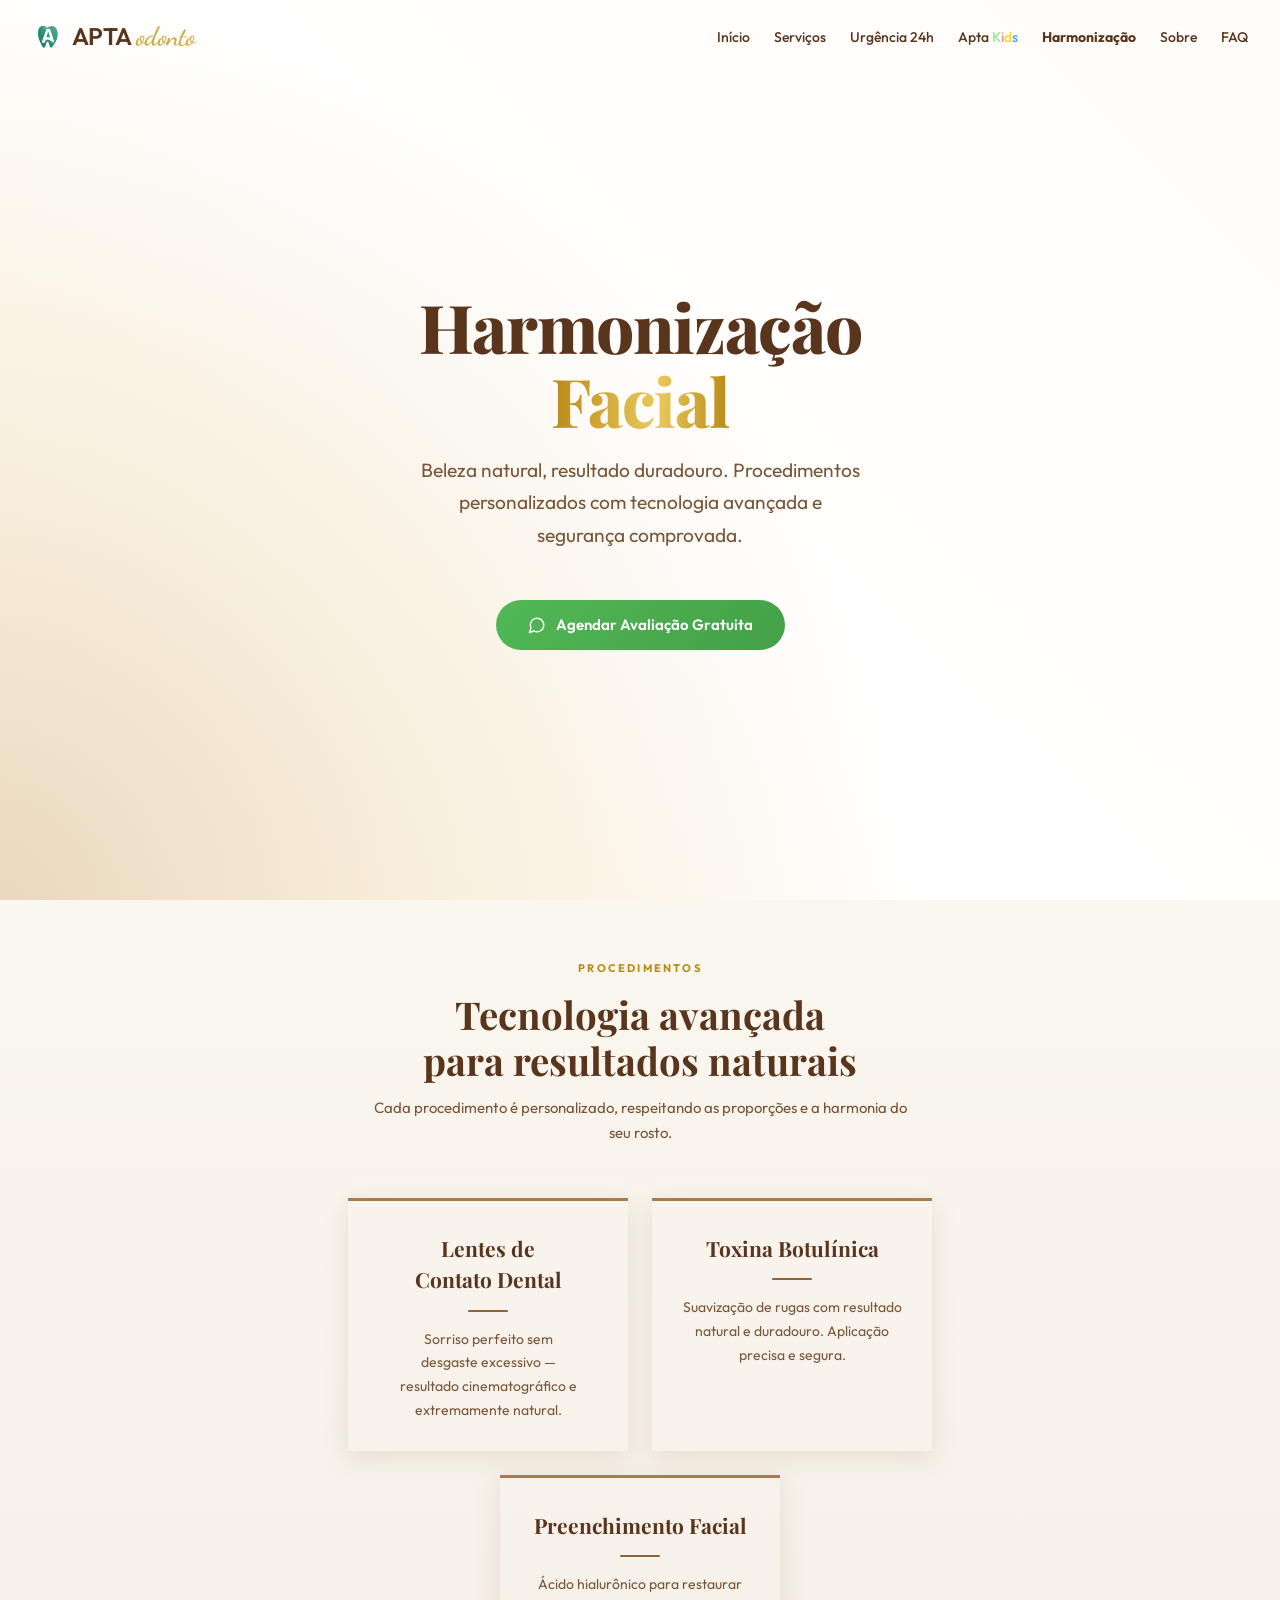
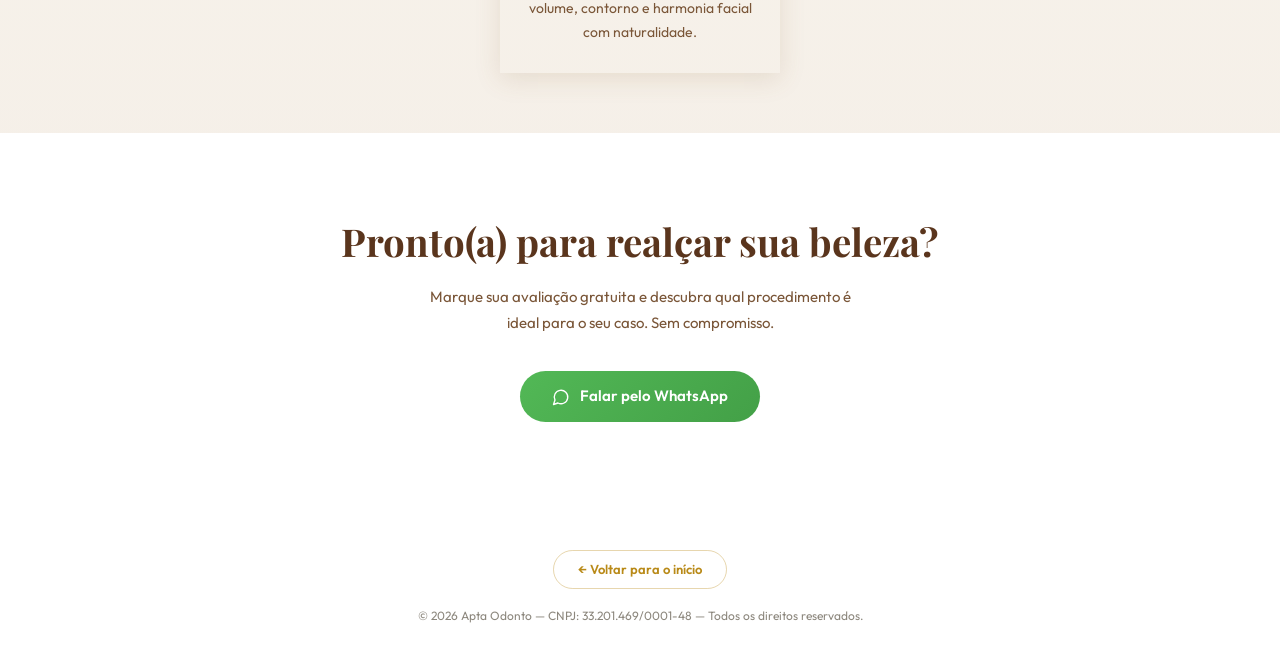
<file: site apta odonto/harmonizacao.html>
<!DOCTYPE html>
<html lang="pt-BR">

<head>
  <meta charset="UTF-8" />
  <meta name="viewport" content="width=device-width, initial-scale=1.0" />
  <title>Harmonização Facial - Apta Odonto</title>
  <meta name="description"
    content="Harmonização facial com procedimentos estéticos premium: lentes de contato dental, toxina botulínica e preenchimento. Beleza natural com segurança." />
  <link rel="stylesheet" href="./style.css" />
  <link href="https://fonts.googleapis.com/css2?family=Fredoka:wght@300..700&display=swap" rel="stylesheet">
  <link href="https://fonts.googleapis.com/css2?family=Dancing+Script:wght@700&display=swap" rel="stylesheet">
  <style>
    :root {
      --gold: #b98a18;
      --gold-light: #e9c95c;
      --gold-soft: #f7ead2;
      --cream: #fffaf0;
      --ink: #5a351d;
      --muted: #7a5638;
      --gold-dim: rgba(233, 201, 92, 0.26);
      --gold-border: rgba(185, 138, 24, 0.22);
      --card-bg: rgba(255, 255, 255, 0.76);
      --card-shadow: 0 10px 30px rgba(59, 36, 18, 0.06);
    }

    body {
      background:
        radial-gradient(circle at 0% 100%, rgba(166, 115, 48, 0.24) 0%, rgba(210, 168, 86, 0.16) 26%, rgba(255, 255, 255, 0) 58%),
        linear-gradient(45deg, #fff8ec 0%, #ffffff 45%, #fffdf9 100%);
      background-attachment: fixed;
      background-repeat: no-repeat;
      background-size: cover;
      color: var(--ink);
      margin: 0;
      padding: 0;
    }

    /* ===== NAVBAR ===== */
    #navbar {
      transition: all 0.3s ease;
      border: none !important;
      outline: none !important;
    }

    #navbar.navbar-fixed,
    #navbar.navbar-fixed-forced {
      position: fixed !important;
      top: 0 !important;
      left: 0 !important;
      right: 0 !important;
      transform: none !important;
      background: rgba(255, 255, 255, 0.92) !important;
      background-image: none !important;
      background-size: auto !important;
      background-repeat: initial !important;
      background-color: rgba(255, 255, 255, 0.92) !important;
      backdrop-filter: blur(14px);
      -webkit-backdrop-filter: blur(14px);
      border: none !important;
      border-bottom: none !important;
      box-shadow: 0 8px 30px rgba(185, 138, 24, 0.08) !important;
    }

    #navbar.navbar-hidden {
      transform: translateY(-100%) !important;
    }

    #navbar #brand-text,
    #navbar #mobile-menu-btn,
    #navbar .nav-link {
      color: #5a351d !important;
    }

    #navbar.navbar-fixed #brand-text,
    #navbar.navbar-fixed #mobile-menu-btn,
    #navbar.navbar-fixed .nav-link {
      color: #5a351d !important;
      font-weight: 500 !important;
    }

    #navbar.navbar-hidden #brand-text,
    #navbar.navbar-hidden #mobile-menu-btn,
    #navbar.navbar-hidden .nav-link {
      color: #5a351d !important;
      font-weight: 500 !important;
    }

    /* Força o fundo claro mesmo com JS aplicando estilo inline */
    #navbar.navbar-fixed,
    #navbar.navbar-fixed-forced {
      background: rgba(255, 255, 255, 0.92) !important;
      background-image: none !important;
      background-color: rgba(255, 255, 255, 0.92) !important;
    }

    #navbar .nav-link:hover,
    #mobile-menu a:hover {
      color: var(--gold) !important;
    }

    #mobile-menu {
      background: rgba(255, 255, 255, 0.96) !important;
      border-color: rgba(185, 138, 24, 0.18) !important;
      box-shadow: 0 18px 55px rgba(185, 138, 24, 0.14);
    }

    #mobile-menu a {
      color: var(--ink) !important;
    }

    /* ===== HERO ===== */
    .harm-hero {
      min-height: 100vh;
      display: flex;
      flex-direction: column;
      align-items: center;
      justify-content: center;
      text-align: center;
      padding: 120px 24px 80px;
      position: relative;
      overflow: hidden;
      background: transparent;
    }

    .harm-hero::before {
      content: '';
      position: absolute;
      inset: 0;
      background: transparent;
      pointer-events: none;
    }

    .harm-badge {
      display: inline-flex;
      align-items: center;
      gap: 8px;
      padding: 6px 18px;
      border-radius: 100px;
      border: 1px solid var(--gold-border);
      background: rgba(255, 255, 255, 0.62);
      color: var(--gold);
      box-shadow: 0 10px 34px rgba(185, 138, 24, 0.12);
      font-size: 11px;
      font-weight: 700;
      letter-spacing: 0.18em;
      text-transform: uppercase;
      margin-bottom: 32px;
    }

    .harm-title {
      font-size: clamp(2.4rem, 6vw, 4.2rem);
      font-weight: 800;
      line-height: 1.1;
      letter-spacing: -0.02em;
      color: var(--ink);
      margin: 0 0 16px;
      max-width: 700px;
    }

    .harm-title span {
      background: linear-gradient(90deg, var(--gold) 0%, var(--gold-light) 60%, var(--gold) 100%);
      -webkit-background-clip: text;
      -webkit-text-fill-color: transparent;
      background-clip: text;
    }

    .harm-subtitle {
      font-size: clamp(1rem, 2vw, 1.2rem);
      color: var(--muted);
      max-width: 480px;
      line-height: 1.7;
      margin: 0 auto 48px;
    }

    .harm-cta {
      display: inline-flex;
      align-items: center;
      gap: 10px;
      padding: 14px 32px;
      border-radius: 100px;
      background: linear-gradient(135deg, #52b856, #43a047);
      color: #fff;
      font-size: 15px;
      font-weight: 600;
      text-decoration: none;
      transition: transform 0.2s, box-shadow 0.2s;
      box-shadow: none;
    }

    .harm-cta:hover {
      transform: scale(1.04);
      box-shadow: none;
    }

    /* ===== DIVIDER ===== */
    .gold-divider {
      width: 100%;
      height: 0;
      display: none;
      background: transparent;
    }

    /* ===== PROCEDIMENTOS ===== */
    .harm-section {
      padding: 60px 24px;
      background: linear-gradient(180deg, rgba(185, 138, 24, 0.07) 0%, rgba(166, 115, 48, 0.11) 100%);
      position: relative;
    }

    .harm-section::before {
      content: '';
      position: absolute;
      inset: 0;
      background: transparent;
      pointer-events: none;
    }

    .harm-inner {
      max-width: 720px;
      margin: 0 auto;
      position: relative;
      z-index: 1;
    }

    .harm-section-label {
      text-align: center;
      font-size: 11px;
      font-weight: 700;
      letter-spacing: 0.2em;
      text-transform: uppercase;
      color: var(--gold);
      margin-bottom: 14px;
    }

    .harm-section-title {
      text-align: center;
      font-size: clamp(1.6rem, 3.5vw, 2.4rem);
      font-weight: 700;
      color: var(--ink);
      margin: 0 0 12px;
      line-height: 1.2;
    }

    .harm-section-desc {
      text-align: center;
      color: var(--muted);
      font-size: 15px;
      line-height: 1.7;
      max-width: 540px;
      margin: 0 auto 52px;
    }

    /* Cards grid */
    .harm-grid {
      display: flex;
      flex-wrap: wrap;
      justify-content: center;
      gap: 24px;
    }

    .harm-card {
      flex: 1 1 240px;
      max-width: 280px;
      background: transparent;
      border: none;
      border-top: 3px solid #a87d4a;
      padding: 32px 24px 28px;
      box-shadow: 0 6px 24px rgba(142, 101, 52, 0.15);
      transition: transform 0.25s, box-shadow 0.3s;
      text-align: center;
      position: relative;
      overflow: hidden;
    }

    .harm-card:hover {
      transform: translateY(-4px);
      box-shadow: 0 12px 36px rgba(142, 101, 52, 0.24);
    }

    .harm-card h3 {
      font-size: 21px;
      font-weight: 700;
      color: #5a351d;
      margin: 0 0 16px;
    }

    .harm-card h3::after {
      content: '';
      display: block;
      width: 40px;
      height: 2px;
      background: #8e6534;
      margin: 14px auto 0;
      border-radius: 2px;
    }

    .harm-card p {
      font-size: 14px;
      color: #7a5638;
      line-height: 1.7;
      margin: 0;
    }

    /* ===== CTA FINAL ===== */
    .harm-final {
      padding: 80px 24px 100px;
      text-align: center;
      position: relative;
      background: transparent;
    }

    .harm-final::before {
      content: '';
      position: absolute;
      inset: 0;
      background: transparent;
      pointer-events: none;
    }

    .harm-final-inner {
      max-width: 640px;
      margin: 0 auto;
      position: relative;
      z-index: 1;
    }

    .harm-final h2 {
      font-size: clamp(1.6rem, 3.5vw, 2.4rem);
      font-weight: 700;
      color: var(--ink);
      margin: 0 0 14px;
    }

    .harm-final h2 span {
      color: var(--ink);
    }

    .harm-final p {
      color: var(--muted);
      font-size: 15px;
      line-height: 1.7;
      margin: 0 auto 36px;
      max-width: 440px;
    }

    /* ===== FOOTER ===== */
    .harm-footer {
      background: transparent;
      border-top: none;
      padding: 28px 24px;
      text-align: center;
    }

    .harm-footer a {
      display: inline-block;
      margin-bottom: 18px;
      border: 1px solid rgba(185, 138, 24, 0.35);
      padding: 9px 24px;
      border-radius: 50px;
      color: var(--gold) !important;
      font-size: 13px;
      font-weight: 600;
      text-decoration: none;
      transition: background 0.2s, border-color 0.2s;
    }

    .harm-footer a:hover {
      background: var(--gold-dim);
      border-color: var(--gold);
    }

    .harm-footer p {
      font-size: 12px;
      color: rgba(45, 36, 18, 0.55);
      margin: 0;
    }

    /* Scroll reveal animation */
    @keyframes revealUp {
      from {
        opacity: 0;
        transform: translateY(24px);
      }

      to {
        opacity: 1;
        transform: translateY(0);
      }
    }

    .reveal {
      animation: revealUp 0.65s ease both;
    }

    .d1 {
      animation-delay: 0.05s;
    }

    .d2 {
      animation-delay: 0.15s;
    }

    .d3 {
      animation-delay: 0.25s;
    }

    .d4 {
      animation-delay: 0.35s;
    }
  </style>
</head>

<body>
  <!-- Navbar -->
  <nav id="navbar" class="absolute top-0 left-0 right-0 z-50 transition-all duration-300 bg-transparent py-5">
    <div class="container mx-auto px-4 md:px-8 flex items-center justify-between">
      <a href="./index.html"
        class="text-2xl font-semibold tracking-tight inline-flex items-center gap-2 transition-all duration-300">
        <img src="./logo.png" alt="Logo Apta Odonto" class="h-8 md:h-9 w-auto" />
        <div class="flex items-center gap-2">
          <span class="whitespace-nowrap">
            <span id="brand-text" style="color: #5a351d;">APTA</span>
            <span style="color: #cfab47; font-family: 'Dancing Script', cursive; font-size: 1.1em; margin-left: 1px;">
              odonto</span>
          </span>
        </div>
      </a>

      <div class="hidden md:flex items-center gap-6">
        <a href="./index.html" class="nav-link text-sm font-medium transition-colors duration-200"
          style="color: #5a351d;">Início</a>
        <a href="./index.html#servicos" class="nav-link text-sm font-medium transition-colors duration-200"
          style="color: #5a351d;">Serviços</a>
        <a href="./urgencia.html" class="nav-link text-sm font-medium transition-colors duration-200"
          style="color: #5a351d;">Urgência 24h</a>
        <a href="./kids.html" class="nav-link text-sm font-medium transition-colors duration-200"
          style="color: #5a351d;">Apta
          <span><span style="color: #90ee90">K</span><span style="color: #ff8da1">i</span><span
              style="color: #f9d423">d</span><span style="color: #4da3ff">s</span></span></a>
        <a href="./harmonizacao.html" class="nav-link text-sm font-medium transition-colors duration-200"
          style="color: #b98a18; font-weight: 700;">Harmonização</a>
        <a href="./index.html#sobre" class="nav-link text-sm font-medium transition-colors duration-200"
          style="color: #5a351d;">Sobre</a>
        <a href="./index.html#faq" class="nav-link text-sm font-medium transition-colors duration-200"
          style="color: #5a351d;">FAQ</a>
      </div>

      <button id="mobile-menu-btn" class="md:hidden p-2 rounded-lg transition-colors" style="color: #5a351d;">
        <svg id="icon-menu" xmlns="http://www.w3.org/2000/svg" width="24" height="24" viewBox="0 0 24 24" fill="none"
          stroke="currentColor" stroke-width="2" stroke-linecap="round" stroke-linejoin="round">
          <line x1="4" x2="20" y1="12" y2="12" />
          <line x1="4" x2="20" y1="6" y2="6" />
          <line x1="4" x2="20" y1="18" y2="18" />
        </svg>
        <svg id="icon-close" class="hidden" xmlns="http://www.w3.org/2000/svg" width="24" height="24"
          viewBox="0 0 24 24" fill="none" stroke="currentColor" stroke-width="2" stroke-linecap="round"
          stroke-linejoin="round">
          <path d="M18 6 6 18" />
          <path d="m6 6 12 12" />
        </svg>
      </button>
    </div>

    <!-- Mobile Menu -->
    <div id="mobile-menu" class="hidden md:hidden border my-6 mx-4 rounded-xl p-6 space-y-4 animate-reveal shadow-xl"
      style="background: rgba(255, 255, 255, 0.96); border-color: rgba(185, 138, 24, 0.18);">
      <a href="./index.html" class="block font-medium py-2 transition-colors" style="color: #5a351d;">Início</a>
      <a href="./index.html#servicos" class="block font-medium py-2 transition-colors"
        style="color: #5a351d;">Serviços</a>
      <a href="./urgencia.html" class="block font-medium py-2 transition-colors" style="color: #5a351d;">Urgência
        24h</a>
      <a href="./kids.html" class="block font-medium py-2 transition-colors" style="color: #5a351d;">Apta
        <span><span style="color: #90ee90">K</span><span style="color: #ff8da1">i</span><span
            style="color: #f9d423">d</span><span style="color: #4da3ff">s</span></span></a>
      <a href="./harmonizacao.html" class="block font-medium py-2 transition-colors"
        style="color: #b98a18; font-weight: 700;">Harmonização</a>
      <a href="./index.html#sobre" class="block font-medium py-2 transition-colors" style="color: #5a351d;">Sobre</a>
      <a href="./index.html#faq" class="block font-medium py-2 transition-colors" style="color: #5a351d;">FAQ</a>
    </div>
  </nav>

  <main>
    <!-- HERO -->
    <section class="harm-hero">
      <h1 class="harm-title reveal d2">
        Harmonização<br><span>Facial</span>
      </h1>
      <p class="harm-subtitle reveal d3">
        Beleza natural, resultado duradouro. Procedimentos personalizados com tecnologia avançada e segurança
        comprovada.
      </p>
      <a href="https://wa.me/5595991414735?text=Ol%C3%A1%2C%20gostaria%20de%20saber%20mais%20sobre%20Harmoniza%C3%A7%C3%A3o%20Facial!"
        target="_blank" rel="noopener noreferrer" class="harm-cta reveal d4">
        <svg xmlns="http://www.w3.org/2000/svg" width="18" height="18" viewBox="0 0 24 24" fill="none"
          stroke="currentColor" stroke-width="1.8" stroke-linecap="round" stroke-linejoin="round">
          <path d="M7.9 20A9 9 0 1 0 4 16.1L2 22Z" />
        </svg>
        Agendar Avaliação Gratuita
      </a>
    </section>

    <div class="gold-divider"></div>

    <!-- PROCEDIMENTOS -->
    <section class="harm-section">
      <div class="harm-inner">
        <p class="harm-section-label">Procedimentos</p>
        <h2 class="harm-section-title">Tecnologia avançada para resultados naturais</h2>
        <p class="harm-section-desc">Cada procedimento é personalizado, respeitando as proporções e a harmonia do seu
          rosto.</p>

        <div class="harm-grid">
          <!-- Lentes -->
          <div class="harm-card">
            <h3>Lentes de Contato Dental</h3>
            <p>Sorriso perfeito sem desgaste excessivo — resultado cinematográfico e extremamente natural.</p>
          </div>
          <!-- Botox -->
          <div class="harm-card">
            <h3>Toxina Botulínica</h3>
            <p>Suavização de rugas com resultado natural e duradouro. Aplicação precisa e segura.</p>
          </div>
          <!-- Preenchimento -->
          <div class="harm-card">
            <h3>Preenchimento Facial</h3>
            <p>Ácido hialurônico para restaurar volume, contorno e harmonia facial com naturalidade.</p>
          </div>
        </div>
      </div>
    </section>

    <div class="gold-divider"></div>

    <!-- CTA FINAL -->
    <section class="harm-final">
      <div class="harm-final-inner">
        <h2>Pronto(a) para <span>realçar sua beleza?</span></h2>
        <p>Marque sua avaliação gratuita e descubra qual procedimento é ideal para o seu caso. Sem compromisso.</p>
        <a href="https://wa.me/5595991414735?text=Ol%C3%A1%2C%20gostaria%20de%20agendar%20uma%20avalia%C3%A7%C3%A3o%20de%20Harmoniza%C3%A7%C3%A3o%20Facial!"
          target="_blank" rel="noopener noreferrer" class="harm-cta">
          <svg xmlns="http://www.w3.org/2000/svg" width="18" height="18" viewBox="0 0 24 24" fill="none"
            stroke="currentColor" stroke-width="1.8" stroke-linecap="round" stroke-linejoin="round">
            <path d="M7.9 20A9 9 0 1 0 4 16.1L2 22Z" />
          </svg>
          Falar pelo WhatsApp
        </a>
      </div>
    </section>

    <!-- FOOTER -->
    <footer class="harm-footer">
      <a href="./index.html">← Voltar para o início</a>
      <p>© <span id="current-year">2026</span> Apta Odonto — CNPJ: 33.201.469/0001-48 — Todos os direitos reservados.
      </p>
    </footer>
  </main>

  <script src="./js/main.js"></script>
</body>

</html>
</file>
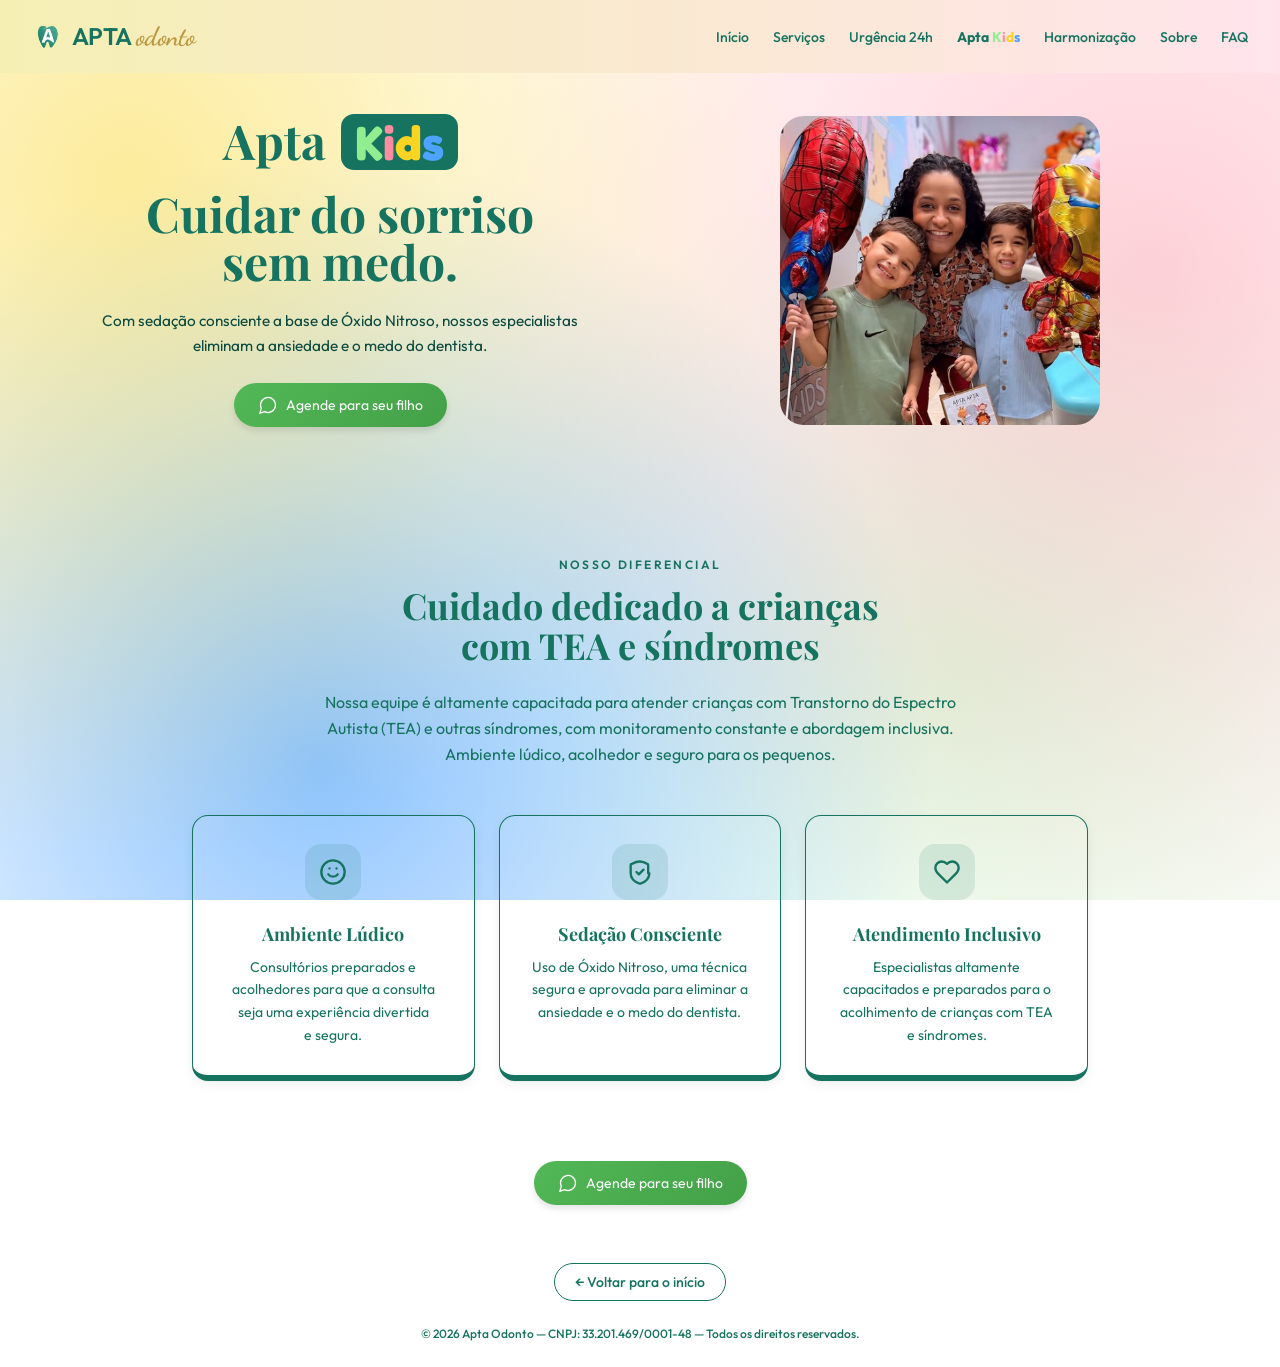
<file: site apta odonto/kids.html>
<!DOCTYPE html>
<html lang="pt-BR">

<head>
  <meta charset="UTF-8" />
  <meta name="viewport" content="width=device-width, initial-scale=1.0" />
  <title>Apta Kids - Apta Odonto</title>
  <meta name="description"
    content="Odontopediatria com sedação consciente em Boa Vista, Roraima. Especialistas em crianças neuroatípicas (TEA) e síndrome de Down." />
  <link rel="stylesheet" href="./style.css" />
  <link href="https://fonts.googleapis.com/css2?family=Fredoka:wght@300..700&display=swap" rel="stylesheet">
  <link href="https://fonts.googleapis.com/css2?family=Dancing+Script:wght@700&display=swap" rel="stylesheet">
</head>

<body class="kids-page bg-background text-foreground font-outfit antialiased">
  <!-- Navbar -->
  <nav id="navbar" class="absolute top-0 left-0 right-0 z-50 transition-all duration-300 py-5"
    style="background: #ffffff;">
    <div class="container mx-auto px-4 md:px-8 flex items-center justify-between">
      <a id="navbar-brand" href="./index.html"
        class="text-2xl font-semibold tracking-tight inline-flex items-center gap-2 transition-all duration-300">
        <img src="./logo.png" alt="Logo Apta Odonto" class="h-8 md:h-9 w-auto" />
        <div class="flex items-center gap-2">
          <span class="whitespace-nowrap">
            <span id="brand-text" style="color: #15735f;">APTA</span>
            <span style="color: #ba963d; font-family: 'Dancing Script', cursive; font-size: 1.1em; margin-left: 1px;">
              odonto</span>
          </span>
        </div>
      </a>

      <div class="hidden md:flex items-center gap-6">
        <a href="./index.html" class="nav-link text-sm font-medium transition-colors duration-200"
          style="color: #15735f;">Início</a>
        <a href="./index.html#servicos" class="nav-link text-sm font-medium transition-colors duration-200"
          style="color: #15735f;">Serviços</a>
        <a href="./urgencia.html" class="nav-link text-sm font-medium transition-colors duration-200"
          style="color: #15735f;">Urgência
          24h</a>
        <a href="./kids.html" class="nav-link text-sm font-medium transition-colors duration-200"
          style="color: #34a188; font-weight: 700;">Apta
          <span><span style="color: #90ee90">K</span><span style="color: #ff8da1">i</span><span
              style="color: #f9d423">d</span><span style="color: #4da3ff">s</span></span></a>
        <a href="./harmonizacao.html" class="nav-link text-sm font-medium transition-colors duration-200"
          style="color: #15735f;">Harmonização</a>
        <a href="./index.html#sobre" class="nav-link text-sm font-medium transition-colors duration-200"
          style="color: #15735f;">Sobre</a>
        <a href="./index.html#faq" class="nav-link text-sm font-medium transition-colors duration-200"
          style="color: #15735f;">FAQ</a>

      </div>

      <button id="mobile-menu-btn" class="md:hidden p-2 rounded-lg transition-colors" style="color: #15735f;">
        <svg id="icon-menu" xmlns="http://www.w3.org/2000/svg" width="24" height="24" viewBox="0 0 24 24" fill="none"
          stroke="currentColor" stroke-width="2" stroke-linecap="round" stroke-linejoin="round">
          <line x1="4" x2="20" y1="12" y2="12" />
          <line x1="4" x2="20" y1="6" y2="6" />
          <line x1="4" x2="20" y1="18" y2="18" />
        </svg>
        <svg id="icon-close" class="hidden" xmlns="http://www.w3.org/2000/svg" width="24" height="24"
          viewBox="0 0 24 24" fill="none" stroke="currentColor" stroke-width="2" stroke-linecap="round"
          stroke-linejoin="round">
          <path d="M18 6 6 18" />
          <path d="m6 6 12 12" />
        </svg>
      </button>
    </div>

    <!-- Mobile Menu -->
    <div id="mobile-menu" class="hidden md:hidden border my-6 mx-4 rounded-xl p-6 space-y-4 animate-reveal shadow-xl"
      style="background: linear-gradient(135deg, #0b4a3f 0%, #062d27 100%); border-color: rgba(255, 255, 255, 0.1);">
      <a href="./index.html"
        class="block text-white/90 font-medium py-2 hover:text-[#34a188] transition-colors">Início</a>
      <a href="./index.html#servicos"
        class="block text-white/90 font-medium py-2 hover:text-[#34a188] transition-colors">Serviços</a>
      <a href="./urgencia.html"
        class="block text-white/90 font-medium py-2 hover:text-[#34a188] transition-colors">Urgência 24h</a>
      <a href="./kids.html" class="block text-white/90 font-medium py-2 hover:text-[#34a188] transition-colors">Apta
        <span><span style="color: #90ee90">K</span><span style="color: #ff8da1">i</span><span
            style="color: #f9d423">d</span><span style="color: #4da3ff">s</span></span></a>
      <a href="./harmonizacao.html"
        class="block text-white/90 font-medium py-2 hover:text-[#34a188] transition-colors">Harmonização</a>
      <a href="./index.html#sobre"
        class="block text-white/90 font-medium py-2 hover:text-[#34a188] transition-colors">Sobre</a>
      <a href="./index.html#faq"
        class="block text-white/90 font-medium py-2 hover:text-[#34a188] transition-colors">FAQ</a>

    </div>
  </nav>

  <main id="app-content">
    <section id="hero-section" class="relative flex items-start overflow-hidden"
      style="background: transparent; padding-bottom: 2rem !important; min-height: auto !important; height: auto !important;">
      <div class="absolute inset-0 pointer-events-none">
        <div class="absolute inset-0" style="background: transparent;">
        </div>
      </div>

      <div id="hero-content-wrapper" class="relative z-10 container mx-auto px-6 md:px-12 lg:px-16">
        <div class="grid lg:grid-cols-2 gap-12 items-center">
          <!-- Lado Esquerdo: Conteúdo -->
          <div class="max-w-2xl mx-auto text-center">
            <h1 class="text-3xl md:text-4xl lg:text-5xl font-bold leading-tight mb-6 animate-reveal-up text-center"
              style="animation-delay: 0.1s; width: 100%; max-width: 100%; color: #15735f !important; overflow-wrap: normal;">
              Apta <span
                style="font-family: 'Fredoka', sans-serif; background-color: #15735f; padding: 4px 14px; border-radius: 13px; display: inline-block; margin-left: 4px; vertical-align: baseline; max-width: none;"><span
                  style="color: #90ee90 !important;">K</span><span style="color: #ff8da1 !important;">i</span><span
                  style="color: #f9d423 !important;">d</span><span
                  style="color: #4da3ff !important;">s</span></span><br />
              <span style="color: #15735f; display: block; margin-top: 1.2rem;">Cuidar do sorriso sem medo.</span>
            </h1>
            <p class="mb-6 animate-reveal-up leading-relaxed mx-auto"
              style="animation-delay: 0.25s; text-align: center; hyphens: none; font-size: 15.3px; max-width: 32rem; color: #0b4a3f !important;">
              Com sedação consciente a base de Óxido Nitroso, nossos especialistas eliminam a ansiedade e o medo do
              dentista.
            </p>
            <div class="mt-2 animate-reveal-up" style="animation-delay: 0.35s;">
              <a href="https://wa.me/5595991414735?text=Ol%C3%A1%2C%20gostaria%20de%20agendar%20uma%20consulta%20na%20Apta%20Kids!"
                target="_blank" rel="noopener noreferrer"
                class="inline-flex items-center gap-2 px-6 py-3 rounded-full text-white font-normal text-sm transition-all hover:scale-105 active:scale-95 shadow-md animate-btn-pulse"
                style="background: linear-gradient(135deg, #52b856 0%, #43a047 100%); box-shadow: 0 4px 6px rgba(0, 0, 0, 0.1);">
                <svg xmlns="http://www.w3.org/2000/svg" width="20" height="20" viewBox="0 0 24 24" fill="none"
                  stroke="currentColor" stroke-width="1.5" stroke-linecap="round" stroke-linejoin="round">
                  <path d="M7.9 20A9 9 0 1 0 4 16.1L2 22Z" />
                </svg>
                Agende para seu filho
              </a>
            </div>
          </div>

          <!-- Lado Direito: Imagem -->
          <div class="relative flex justify-center items-center animate-reveal-up mt-10 lg:mt-0"
            style="animation-delay: 0.5s;">
            <div class="relative w-full mx-auto" style="max-width: 320px !important; padding: 20px 0;">
              <img src="./imagens/kids.png" alt="Apta Kids" class="w-full h-auto object-contain"
                style="border-radius: 24px;" />
            </div>
          </div>
        </div>
      </div>
    </section>

    <!-- Conteúdo -->
    <section class="section-padding" style="background: transparent; padding-top: 5rem; padding-bottom: 5rem;">
      <div class="container mx-auto px-6 scroll-reveal max-w-5xl text-center flex flex-col items-center">
        <span class="text-xs font-semibold tracking-[0.2em] uppercase" style="color: #15735f !important;">Nosso
          Diferencial</span>
        <h2 class="text-3xl md:text-4xl font-bold mt-3 mb-6 leading-tight max-w-2xl mx-auto"
          style="color: #15735f !important;">
          Cuidado dedicado a crianças com TEA e síndromes
        </h2>
        <p class="text-base mb-12 leading-relaxed max-w-2xl mx-auto" style="color: #15735f !important;">
          Nossa equipe é altamente capacitada para atender crianças com Transtorno do Espectro Autista (TEA) e
          outras síndromes, com monitoramento constante e abordagem inclusiva. Ambiente lúdico, acolhedor e seguro
          para os pequenos.
        </p>

        <!-- Grid de Diferenciais -->
        <div class="grid md:grid-cols-3 gap-6 max-w-cards md:max-w-4xl mx-auto w-full">

          <!-- Card 1 -->
          <div class="elevated-card p-7 text-center group"
            style="background: rgba(255,255,255,0.06) !important; color: #15735f !important; border: 1px solid #15735f !important; border-bottom: 6px solid #15735f !important;">
            <div class="w-14 h-14 rounded-2xl mx-auto mb-5 flex items-center justify-center"
              style="background: rgba(21,115,95,0.12)">
              <svg xmlns="http://www.w3.org/2000/svg" width="28" height="28" viewBox="0 0 24 24" fill="none"
                stroke="currentColor" stroke-width="2" stroke-linecap="round" stroke-linejoin="round"
                style="color: #15735f">
                <circle cx="12" cy="12" r="10" />
                <path d="M8 14s1.5 2 4 2 4-2 4-2" />
                <line x1="9" x2="9.01" y1="9" y2="9" />
                <line x1="15" x2="15.01" y1="9" y2="9" />
              </svg>
            </div>
            <div>
              <h3 class="text-lg font-bold mb-2" style="color: #15735f !important;">Ambiente Lúdico</h3>
              <p class="text-sm leading-relaxed" style="color: #15735f !important;">
                Consultórios preparados e acolhedores para que a consulta seja uma experiência divertida e segura.
              </p>
            </div>
          </div>

          <!-- Card 2 -->
          <div class="elevated-card p-7 text-center group"
            style="background: rgba(255,255,255,0.06) !important; color: #15735f !important; border: 1px solid #15735f !important; border-bottom: 6px solid #15735f !important;">
            <div class="w-14 h-14 rounded-2xl mx-auto mb-5 flex items-center justify-center"
              style="background: rgba(21,115,95,0.12)">
              <svg xmlns="http://www.w3.org/2000/svg" width="28" height="28" viewBox="0 0 24 24" fill="none"
                stroke="currentColor" stroke-width="2" stroke-linecap="round" stroke-linejoin="round"
                style="color: #15735f">
                <path
                  d="M20 13c0 5-3.5 7.5-7.66 8.95a1 1 0 0 1-.67-.01C7.5 20.5 4 18 4 13V6a1 1 0 0 1 1-1c2-1 4-2 7-2 2.5 0 4.5 1 6 2a1 1 0 0 1 1 1v7z" />
                <path d="m9 12 2 2 4-4" />
              </svg>
            </div>
            <div>
              <h3 class="text-lg font-bold mb-2" style="color: #15735f !important;">Sedação Consciente</h3>
              <p class="text-sm leading-relaxed" style="color: #15735f !important;">
                Uso de Óxido Nitroso, uma técnica segura e aprovada para eliminar a ansiedade e o medo do dentista.
              </p>
            </div>
          </div>

          <!-- Card 3 -->
          <div class="elevated-card p-7 text-center group"
            style="background: rgba(255,255,255,0.06) !important; color: #15735f !important; border: 1px solid #15735f !important; border-bottom: 6px solid #15735f !important;">
            <div class="w-14 h-14 rounded-2xl mx-auto mb-5 flex items-center justify-center"
              style="background: rgba(21,115,95,0.12)">
              <svg xmlns="http://www.w3.org/2000/svg" width="28" height="28" viewBox="0 0 24 24" fill="none"
                stroke="currentColor" stroke-width="2" stroke-linecap="round" stroke-linejoin="round"
                style="color: #15735f">
                <path
                  d="M19 14c1.49-1.46 3-3.21 3-5.5A5.5 5.5 0 0 0 16.5 3c-1.76 0-3 .5-4.5 2-1.5-1.5-2.74-2-4.5-2A5.5 5.5 0 0 0 2 8.5c0 2.3 1.5 4.05 3 5.5l7 7Z" />
              </svg>
            </div>
            <div>
              <h3 class="text-lg font-bold mb-2" style="color: #15735f !important;">Atendimento Inclusivo</h3>
              <p class="text-sm leading-relaxed" style="color: #15735f !important;">
                Especialistas altamente capacitados e preparados para o acolhimento de crianças com TEA e síndromes.
              </p>
            </div>
          </div>

        </div>
      </div>
    </section>

    <section class="relative text-center" style="background: transparent; padding: 0 1.5rem 2rem;">
      <a href="https://wa.me/5595991414735?text=Ol%C3%A1%2C%20gostaria%20de%20agendar%20uma%20consulta%20na%20Apta%20Kids!"
        target="_blank" rel="noopener noreferrer"
        class="inline-flex items-center gap-2 px-6 py-3 rounded-full text-white font-normal text-sm transition-all hover:scale-105 active:scale-95 shadow-md animate-btn-pulse"
        style="background: linear-gradient(135deg, #52b856 0%, #43a047 100%); box-shadow: 0 4px 6px rgba(0, 0, 0, 0.1);">
        <svg xmlns="http://www.w3.org/2000/svg" width="20" height="20" viewBox="0 0 24 24" fill="none"
          stroke="currentColor" stroke-width="1.5" stroke-linecap="round" stroke-linejoin="round">
          <path d="M7.9 20A9 9 0 1 0 4 16.1L2 22Z" />
        </svg>
        Agende para seu filho
      </a>
    </section>

    <!-- Rodapé / Botão Voltar -->
    <footer
      style="background: transparent; padding-top: 25px; padding-bottom: 25px; border-top: 1px solid rgba(255, 255, 255, 0.08);">
      <div class="container mx-auto px-4 text-center">
        <a href="./index.html" class="text-sm font-medium transition-colors hover:text-[#4ec3a6]"
          style="display: inline-block; margin-bottom: 25px; border: 1px solid #15735f; padding: 8px 20px; border-radius: 50px; color: #15735f !important;">←
          Voltar para o início</a>
        <p class="text-xs font-medium" style="color: #15735f !important;">
          © <span id="current-year">2026</span> Apta Odonto — CNPJ: 33.201.469/0001-48 — Todos os direitos reservados.
        </p>
      </div>
    </footer>


  </main>

  <script src="./js/main.js"></script>
</body>

</html>
</file>
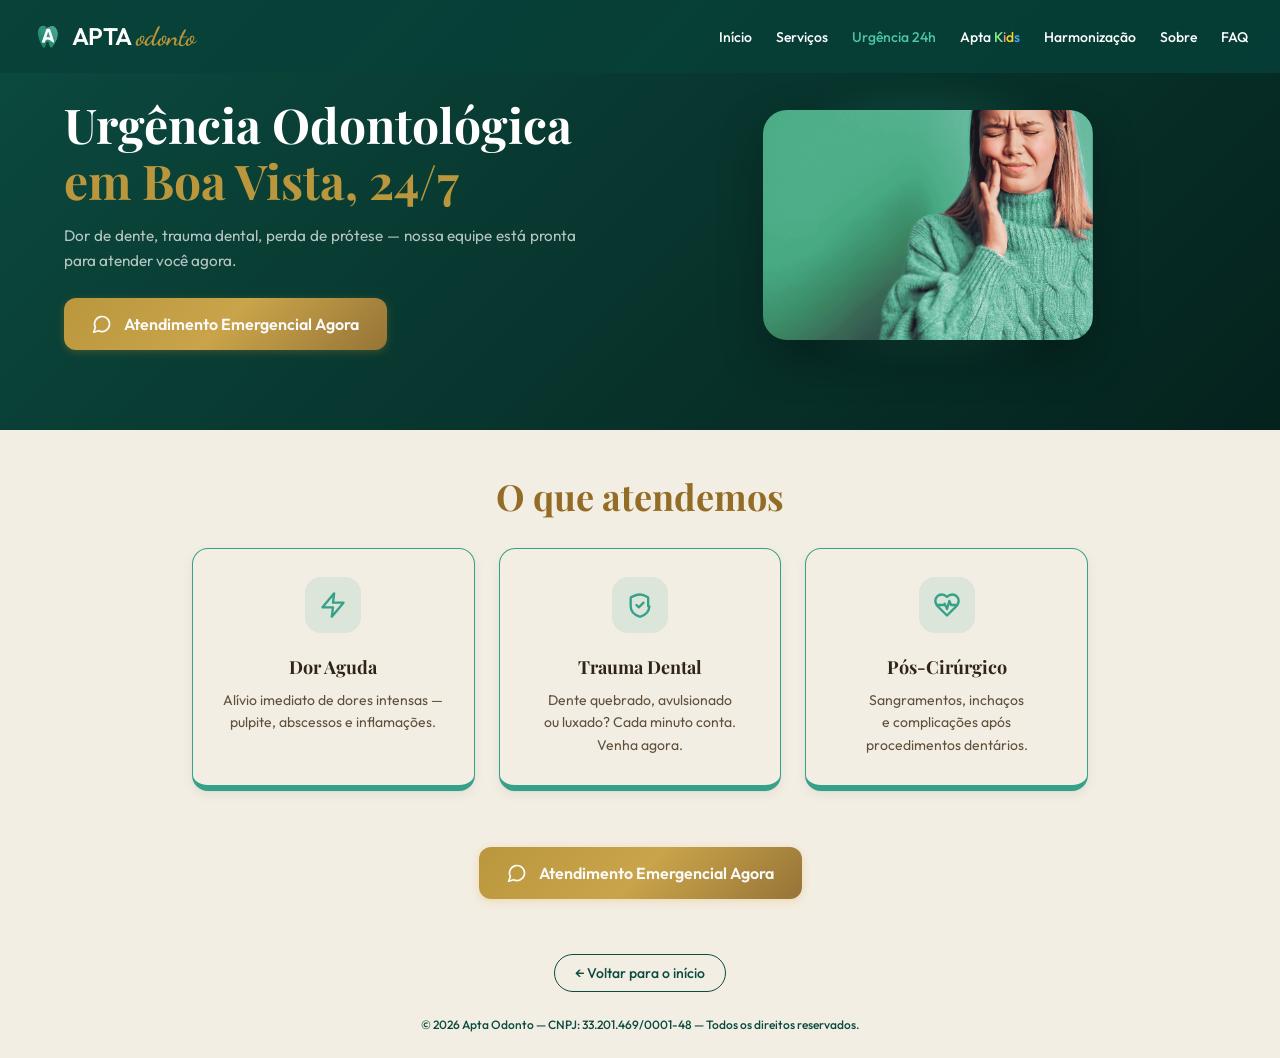
<file: site apta odonto/urgencia.html>
<!DOCTYPE html>
<html lang="pt-BR">

<head>
  <meta charset="UTF-8" />
  <meta name="viewport" content="width=device-width, initial-scale=1.0" />
  <title>Urgência 24h - Apta Odonto</title>
  <link rel="icon" href="./favicon.ico" type="image/x-icon" />
  <meta name="description" content="Atendimento odontológico de urgência 24 horas em Boa Vista, Roraima." />
  <link rel="stylesheet" href="./style.css" />
  <link href="https://fonts.googleapis.com/css2?family=Fredoka:wght@300..700&display=swap" rel="stylesheet">
  <link href="https://fonts.googleapis.com/css2?family=Outfit:wght@300..700&display=swap" rel="stylesheet">
  <link href="https://fonts.googleapis.com/css2?family=Dancing+Script:wght@700&display=swap" rel="stylesheet">
</head>

<body class="urgency-page bg-background text-foreground font-outfit antialiased">
  <!-- Navbar -->
  <nav id="navbar" class="absolute top-0 left-0 right-0 z-50 transition-all duration-300 bg-transparent py-5">
    <div class="container mx-auto px-4 md:px-8 flex items-center justify-between">
      <a href="./index.html"
        class="text-2xl font-semibold tracking-tight inline-flex items-center gap-2 transition-all duration-300">
        <img src="./logo.png" alt="Logo Apta Odonto" class="h-8 md:h-9 w-auto" />
        <div class="flex items-center gap-2">
          <span class="whitespace-nowrap">
            <span id="brand-text" class="text-white">APTA</span>
            <span style="color: #ba963d; font-family: 'Dancing Script', cursive; font-size: 1.1em; margin-left: 1px;">
              odonto</span>
          </span>

        </div>
      </a>

      <div class="hidden md:flex items-center gap-6">
        <a href="./index.html"
          class="nav-link text-sm font-medium transition-colors duration-200 text-white/70 hover:text-[#34a188]">Início</a>
        <a href="./index.html#servicos"
          class="nav-link text-sm font-medium transition-colors duration-200 text-white/70 hover:text-[#34a188]">Serviços</a>
        <a href="./urgencia.html"
          class="nav-link text-sm font-medium transition-colors duration-200 hover:text-[#34a188] text-[#34a188]">Urgência
          24h</a>
        <a href="./kids.html"
          class="nav-link text-sm font-medium transition-colors duration-200 text-white/70 hover:text-[#34a188]">Apta
          <span><span style="color: #90ee90">K</span><span style="color: #ff8da1">i</span><span
              style="color: #f9d423">d</span><span style="color: #4da3ff">s</span></span></a>
        <a href="./harmonizacao.html"
          class="nav-link text-sm font-medium transition-colors duration-200 text-white/70 hover:text-[#34a188]">Harmonização</a>
        <a href="./index.html#sobre"
          class="nav-link text-sm font-medium transition-colors duration-200 text-white/70 hover:text-[#34a188]">Sobre</a>
        <a href="./index.html#faq"
          class="nav-link text-sm font-medium transition-colors duration-200 text-white/70 hover:text-[#34a188]">FAQ</a>

      </div>

      <button id="mobile-menu-btn" class="md:hidden p-2 rounded-lg transition-colors text-white">
        <svg id="icon-menu" xmlns="http://www.w3.org/2000/svg" width="24" height="24" viewBox="0 0 24 24" fill="none"
          stroke="currentColor" stroke-width="2" stroke-linecap="round" stroke-linejoin="round">
          <line x1="4" x2="20" y1="12" y2="12" />
          <line x1="4" x2="20" y1="6" y2="6" />
          <line x1="4" x2="20" y1="18" y2="18" />
        </svg>
        <svg id="icon-close" class="hidden" xmlns="http://www.w3.org/2000/svg" width="24" height="24"
          viewBox="0 0 24 24" fill="none" stroke="currentColor" stroke-width="2" stroke-linecap="round"
          stroke-linejoin="round">
          <path d="M18 6 6 18" />
          <path d="m6 6 12 12" />
        </svg>
      </button>
    </div>

    <!-- Mobile Menu -->
    <div id="mobile-menu" class="hidden md:hidden border my-6 mx-4 rounded-xl p-6 space-y-4 animate-reveal shadow-xl"
      style="background: linear-gradient(135deg, #0b4a3f 0%, #062d27 100%); border-color: rgba(255, 255, 255, 0.1);">
      <a href="./index.html"
        class="block text-white/90 font-medium py-2 hover:text-[#34a188] transition-colors">Início</a>
      <a href="./index.html#servicos"
        class="block text-white/90 font-medium py-2 hover:text-[#34a188] transition-colors">Serviços</a>
      <a href="./urgencia.html"
        class="block text-white/90 font-medium py-2 hover:text-[#34a188] transition-colors">Urgência 24h</a>
      <a href="./kids.html" class="block text-white/90 font-medium py-2 hover:text-[#34a188] transition-colors">Apta
        <span><span style="color: #90ee90">K</span><span style="color: #ff8da1">i</span><span
            style="color: #f9d423">d</span><span style="color: #4da3ff">s</span></span></a>
      <a href="./harmonizacao.html"
        class="block text-white/90 font-medium py-2 hover:text-[#34a188] transition-colors">Harmonização</a>
      <a href="./index.html#sobre"
        class="block text-white/90 font-medium py-2 hover:text-[#34a188] transition-colors">Sobre</a>
      <a href="./index.html#faq"
        class="block text-white/90 font-medium py-2 hover:text-[#34a188] transition-colors">FAQ</a>

    </div>
  </nav>

  <main id="app-content">
    <!-- Seção Hero -->
    <section class="relative"
      style="background: linear-gradient(135deg, #0b4a3f 0%, #05221d 100%); padding-top: 100px !important; padding-bottom: 80px !important;">
      <div class="absolute inset-0 pointer-events-none overflow-hidden">
        <div class="absolute inset-0 bg-[radial-gradient(circle_at_30%_30%,rgba(52,161,136,0.15)_0%,transparent_70%)]">
        </div>
        <div class="absolute bottom-0 left-1/2 -translate-x-1/2 w-[120%] h-[100%]"
          style="background: radial-gradient(ellipse at center bottom, rgba(52,161,136,0.1) 0%, transparent 70%)"></div>
      </div>

      <div class="relative z-10 container mx-auto px-6 md:px-12 lg:px-16">
        <div class="grid md:grid-cols-2 items-center gap-8">
          <div class="max-w-2xl">
            <h1 class="text-3xl md:text-4xl lg:text-5xl font-bold leading-tight mb-5 text-white animate-reveal-up"
              style="animation-delay: 0.1s;">
              Urgência Odontológica<br />
              <span style="color: #ba963d; display: block; margin-top: 0.5rem;">em Boa Vista, 24/7</span>
            </h1>
            <p class="text-white/70 mb-6 animate-reveal-up leading-relaxed"
              style="animation-delay: 0.25s; text-align: justify; hyphens: none; font-size: 15.3px; max-width: 32rem;">
              Dor de dente, trauma dental, perda de prótese — nossa equipe está pronta para atender você agora.
            </p>
            <div class="mt-2 animate-reveal-up" style="animation-delay: 0.35s;">
              <a href="https://wa.me/5595991414735?text=Ol%C3%A1%2C%20preciso%20de%20atendimento%20de%20urg%C3%AAncia!"
                target="_blank" rel="noopener noreferrer" class="btn-primary text-base inline-flex items-center gap-3">
                <svg xmlns="http://www.w3.org/2000/svg" width="20" height="20" viewBox="0 0 24 24" fill="none"
                  stroke="currentColor" stroke-width="2" stroke-linecap="round" stroke-linejoin="round">
                  <path d="M7.9 20A9 9 0 1 0 4 16.1L2 22Z" />
                </svg>
                Atendimento Emergencial Agora
              </a>
            </div>
          </div>
          <div class="hidden md:flex items-center justify-center animate-reveal-up"
            style="animation-delay: 0.25s; position: relative;">
            <div class="absolute"
              style="width: 380px; height: 270px; border-radius: 2rem; background: radial-gradient(circle at center, rgba(186,150,61,0.20) 0%, rgba(52,161,136,0.16) 45%, transparent 72%); filter: blur(10px);">
            </div>
            <img src="./imagens/dor.png" alt="Dor de dente - Urgência odontológica"
              style="position: relative; z-index: 1; width: 330px; height: 230px; object-fit: cover; border-radius: 1.5rem; box-shadow: 0 18px 45px rgba(0,0,0,0.28);"
              loading="lazy" />
          </div>
        </div>
      </div>
    </section>

    <!-- Conteúdo: O que atendemos -->
    <section id="atendimento" style="background: #f3eee3; padding: 30px 0;">
      <div class="container mx-auto px-4">
        <div class="text-center mb-8">
          <h2 class="text-3xl md:text-4xl font-bold mt-4" style="color: #936d26;">O que atendemos</h2>
        </div>

        <div class="grid md:grid-cols-3 gap-6 max-w-cards md:max-w-4xl mx-auto">
          <div class="elevated-card p-7 text-center group"
            style="background: #f3eee3 !important; color: #2f2417 !important; border: 1px solid #34a188 !important; border-bottom: 6px solid #34a188 !important;">
            <div class="w-14 h-14 rounded-2xl mx-auto mb-5 flex items-center justify-center"
              style="background: rgba(52,161,136,0.12)">
              <svg xmlns="http://www.w3.org/2000/svg" width="28" height="28" viewBox="0 0 24 24" fill="none"
                stroke="currentColor" stroke-width="2" stroke-linecap="round" stroke-linejoin="round"
                style="color: #34a188">
                <polygon points="13 2 3 14 12 14 11 22 21 10 12 10 13 2" />
              </svg>
            </div>
            <h3 class="text-lg font-bold mb-2" style="color: #2f2417 !important;">Dor Aguda</h3>
            <p class="text-sm leading-relaxed" style="color: #5f503c !important;">Alívio imediato de dores intensas —
              pulpite, abscessos e inflamações.</p>
          </div>

          <div class="elevated-card p-7 text-center group"
            style="background: #f3eee3 !important; color: #2f2417 !important; border: 1px solid #34a188 !important; border-bottom: 6px solid #34a188 !important;">
            <div class="w-14 h-14 rounded-2xl mx-auto mb-5 flex items-center justify-center"
              style="background: rgba(52,161,136,0.12)">
              <svg xmlns="http://www.w3.org/2000/svg" width="28" height="28" viewBox="0 0 24 24" fill="none"
                stroke="currentColor" stroke-width="2" stroke-linecap="round" stroke-linejoin="round"
                style="color: #34a188">
                <path
                  d="M20 13c0 5-3.5 7.5-7.66 8.95a1 1 0 0 1-.67-.01C7.5 20.5 4 18 4 13V6a1 1 0 0 1 1-1c2-1 4-2 7-2 2.5 0 4.5 1 6 2a1 1 0 0 1 1 1v7z" />
                <path d="m9 12 2 2 4-4" />
              </svg>
            </div>
            <h3 class="text-lg font-bold mb-2" style="color: #2f2417 !important;">Trauma Dental</h3>
            <p class="text-sm leading-relaxed" style="color: #5f503c !important;">Dente quebrado, avulsionado ou luxado?
              Cada minuto conta. Venha agora.</p>
          </div>

          <div class="elevated-card p-7 text-center group"
            style="background: #f3eee3 !important; color: #2f2417 !important; border: 1px solid #34a188 !important; border-bottom: 6px solid #34a188 !important;">
            <div class="w-14 h-14 rounded-2xl mx-auto mb-5 flex items-center justify-center"
              style="background: rgba(52,161,136,0.12)">
              <svg xmlns="http://www.w3.org/2000/svg" width="28" height="28" viewBox="0 0 24 24" fill="none"
                stroke="currentColor" stroke-width="2" stroke-linecap="round" stroke-linejoin="round"
                style="color: #34a188">
                <path
                  d="M19 14c1.49-1.46 3-3.21 3-5.5A5.5 5.5 0 0 0 16.5 3c-1.76 0-3 .5-4.5 2-1.5-1.5-2.74-2-4.5-2A5.5 5.5 0 0 0 2 8.5c0 2.3 1.5 4.05 3 5.5l7 7Z" />
                <path d="M3.22 12H9.5l.5-1 2 4.5 2-7 1.5 3.5h5.27" />
              </svg>
            </div>
            <h3 class="text-lg font-bold mb-2" style="color: #2f2417 !important;">Pós-Cirúrgico</h3>
            <p class="text-sm leading-relaxed" style="color: #5f503c !important;">Sangramentos, inchaços e complicações
              após procedimentos dentários.</p>
          </div>
        </div>

        <div class="mt-14 text-center">
          <a href="https://wa.me/5595991414735?text=Ol%C3%A1%2C%20preciso%20de%20atendimento%20de%20urg%C3%AAncia!"
            target="_blank" rel="noopener noreferrer" class="btn-primary text-base inline-flex items-center gap-3">
            <svg xmlns="http://www.w3.org/2000/svg" width="20" height="20" viewBox="0 0 24 24" fill="none"
              stroke="currentColor" stroke-width="2" stroke-linecap="round" stroke-linejoin="round">
              <path d="M7.9 20A9 9 0 1 0 4 16.1L2 22Z" />
            </svg>
            Atendimento Emergencial Agora
          </a>
        </div>
      </div>
    </section>

    <!-- Rodapé / Botão Voltar -->
    <footer style="background: #f3eee3; padding-top: 25px; padding-bottom: 25px;">
      <div class="container mx-auto px-4 text-center">
        <a href="./index.html" class="text-sm font-medium transition-colors hover:text-[#34a188]"
          style="display: inline-block; margin-bottom: 25px; border: 1px solid #0b4a3f; padding: 8px 20px; border-radius: 50px; color: #0b4a3f !important;">←
          Voltar para o início</a>
        <p class="text-xs font-medium" style="color: #0b4a3f !important;">
          © <span id="current-year">2026</span> Apta Odonto — CNPJ: 33.201.469/0001-48 — Todos os direitos reservados.
        </p>
      </div>
    </footer>
  </main>





  <script src="./js/main.js"></script>
</body>

</html>
</file>
<file: site apta odonto/style.css>
@import url("https://fonts.googleapis.com/css2?family=Outfit:wght@300;400;500;600;700;800&family=Playfair+Display:ital,wght@0,400;0,500;0,600;0,700;1,400&family=Cinzel:wght@400;500;600;700;800;900&display=swap");

*,
:after,
:before {
    --tw-border-spacing-x: 0;
    --tw-border-spacing-y: 0;
    --tw-translate-x: 0;
    --tw-translate-y: 0;
    --tw-rotate: 0;
    --tw-skew-x: 0;
    --tw-skew-y: 0;
    --tw-scale-x: 1;
    --tw-scale-y: 1;
    --tw-pan-x: ;
    --tw-pan-y: ;
    --tw-pinch-zoom: ;
    --tw-scroll-snap-strictness: proximity;
    --tw-gradient-from-position: ;
    --tw-gradient-via-position: ;
    --tw-gradient-to-position: ;
    --tw-ordinal: ;
    --tw-slashed-zero: ;
    --tw-numeric-figure: ;
    --tw-numeric-spacing: ;
    --tw-numeric-fraction: ;
    --tw-ring-inset: ;
    --tw-ring-offset-width: 0px;
    --tw-ring-offset-color: #fff;
    --tw-ring-color: rgba(59, 130, 246, .5);
    --tw-ring-offset-shadow: 0 0 #0000;
    --tw-ring-shadow: 0 0 #0000;
    --tw-shadow: 0 0 #0000;
    --tw-shadow-colored: 0 0 #0000;
    --tw-blur: ;
    --tw-brightness: ;
    --tw-contrast: ;
    --tw-grayscale: ;
    --tw-hue-rotate: ;
    --tw-invert: ;
    --tw-saturate: ;
    --tw-sepia: ;
    --tw-drop-shadow: ;
    --tw-backdrop-blur: ;
    --tw-backdrop-brightness: ;
    --tw-backdrop-contrast: ;
    --tw-backdrop-grayscale: ;
    --tw-backdrop-hue-rotate: ;
    --tw-backdrop-invert: ;
    --tw-backdrop-opacity: ;
    --tw-backdrop-saturate: ;
    --tw-backdrop-sepia: ;
    --tw-contain-size: ;
    --tw-contain-layout: ;
    --tw-contain-paint: ;
    --tw-contain-style:
}

::backdrop {
    --tw-border-spacing-x: 0;
    --tw-border-spacing-y: 0;
    --tw-translate-x: 0;
    --tw-translate-y: 0;
    --tw-rotate: 0;
    --tw-skew-x: 0;
    --tw-skew-y: 0;
    --tw-scale-x: 1;
    --tw-scale-y: 1;
    --tw-pan-x: ;
    --tw-pan-y: ;
    --tw-pinch-zoom: ;
    --tw-scroll-snap-strictness: proximity;
    --tw-gradient-from-position: ;
    --tw-gradient-via-position: ;
    --tw-gradient-to-position: ;
    --tw-ordinal: ;
    --tw-slashed-zero: ;
    --tw-numeric-figure: ;
    --tw-numeric-spacing: ;
    --tw-numeric-fraction: ;
    --tw-ring-inset: ;
    --tw-ring-offset-width: 0px;
    --tw-ring-offset-color: #fff;
    --tw-ring-color: rgba(59, 130, 246, .5);
    --tw-ring-offset-shadow: 0 0 #0000;
    --tw-ring-shadow: 0 0 #0000;
    --tw-shadow: 0 0 #0000;
    --tw-shadow-colored: 0 0 #0000;
    --tw-blur: ;
    --tw-brightness: ;
    --tw-contrast: ;
    --tw-grayscale: ;
    --tw-hue-rotate: ;
    --tw-invert: ;
    --tw-saturate: ;
    --tw-sepia: ;
    --tw-drop-shadow: ;
    --tw-backdrop-blur: ;
    --tw-backdrop-brightness: ;
    --tw-backdrop-contrast: ;
    --tw-backdrop-grayscale: ;
    --tw-backdrop-hue-rotate: ;
    --tw-backdrop-invert: ;
    --tw-backdrop-opacity: ;
    --tw-backdrop-saturate: ;
    --tw-backdrop-sepia: ;
    --tw-contain-size: ;
    --tw-contain-layout: ;
    --tw-contain-paint: ;
    --tw-contain-style:
}

/*! tailwindcss v3.4.17 | MIT License | https://tailwindcss.com*/
*,
:after,
:before {
    box-sizing: border-box;
    border: 0 solid #e5e7eb
}

:after,
:before {
    --tw-content: ""
}

:host,
html {
    line-height: 1.5;
    -webkit-text-size-adjust: 100%;
    -moz-tab-size: 4;
    -o-tab-size: 4;
    tab-size: 4;
    font-family: ui-sans-serif, system-ui, sans-serif, Apple Color Emoji, Segoe UI Emoji, Segoe UI Symbol, Noto Color Emoji;
    font-feature-settings: normal;
    font-variation-settings: normal;
    -webkit-tap-highlight-color: transparent
}

.no-transition,
.no-transition * {
    transition: none !important;
}

.my-6 {
    margin-top: 1.5rem !important;
    margin-bottom: 1.5rem !important;
}

.mx-4 {
    margin-left: 1rem !important;
    margin-right: 1rem !important;
}

.max-w-cards {
    max-width: 280px !important;
}

@media (min-width: 768px) {
    .md\:max-w-4xl {
        max-width: 896px !important;
    }
}

body {
    margin: 0;
    line-height: inherit
}

hr {
    height: 0;
    color: inherit;
    border-top-width: 1px
}

abbr:where([title]) {
    -webkit-text-decoration: underline dotted;
    text-decoration: underline dotted
}

h1,
h2,
h3,
h4,
h5,
h6 {
    font-size: inherit;
    font-weight: inherit
}

a {
    color: inherit;
    text-decoration: inherit
}

b,
strong {
    font-weight: bolder
}

code,
kbd,
pre,
samp {
    font-family: ui-monospace, SFMono-Regular, Menlo, Monaco, Consolas, Liberation Mono, Courier New, monospace;
    font-feature-settings: normal;
    font-variation-settings: normal;
    font-size: 1em
}

small {
    font-size: 80%
}

sub,
sup {
    font-size: 75%;
    line-height: 0;
    position: relative;
    vertical-align: baseline
}

sub {
    bottom: -.25em
}

sup {
    top: -.5em
}

table {
    text-indent: 0;
    border-color: inherit;
    border-collapse: collapse
}

button,
input,
optgroup,
select,
textarea {
    font-family: inherit;
    font-feature-settings: inherit;
    font-variation-settings: inherit;
    font-size: 100%;
    font-weight: inherit;
    line-height: inherit;
    letter-spacing: inherit;
    color: inherit;
    margin: 0;
    padding: 0
}

button,
select {
    text-transform: none
}

button,
input:where([type=button]),
input:where([type=reset]),
input:where([type=submit]) {
    -webkit-appearance: button;
    background-color: transparent;
    background-image: none
}

:-moz-focusring {
    outline: auto
}

:-moz-ui-invalid {
    box-shadow: none
}

progress {
    vertical-align: baseline
}

::-webkit-inner-spin-button,
::-webkit-outer-spin-button {
    height: auto
}

[type=search] {
    -webkit-appearance: textfield;
    outline-offset: -2px
}

::-webkit-search-decoration {
    -webkit-appearance: none
}

::-webkit-file-upload-button {
    -webkit-appearance: button;
    font: inherit
}

summary {
    display: list-item
}

blockquote,
dd,
dl,
figure,
h1,
h2,
h3,
h4,
h5,
h6,
hr,
p,
pre {
    margin: 0
}

fieldset {
    margin: 0
}

fieldset,
legend {
    padding: 0
}

menu,
ol,
ul {
    list-style: none;
    margin: 0;
    padding: 0
}

dialog {
    padding: 0
}

textarea {
    resize: vertical
}

input::-moz-placeholder,
textarea::-moz-placeholder {
    opacity: 1;
    color: #9ca3af
}

input::placeholder,
textarea::placeholder {
    opacity: 1;
    color: #9ca3af
}

[role=button],
button {
    cursor: pointer
}

:disabled {
    cursor: default
}

audio,
canvas,
embed,
iframe,
img,
object,
svg,
video {
    display: block;
    vertical-align: middle
}

img,
video {
    max-width: 100%;
    height: auto
}

[hidden]:where(:not([hidden=until-found])) {
    display: none
}

:root {
    --background: 240 3% 11%;
    --foreground: 0 0% 95%;
    --card: 240 3% 22%;
    --card-foreground: 0 0% 95%;
    --popover: 240 3% 15%;
    --popover-foreground: 0 0% 95%;
    --primary: 166 51% 42%;
    --primary-foreground: 0 0% 98%;
    --secondary: 164 43% 34%;
    --secondary-foreground: 0 0% 98%;
    --muted: 240 3% 20%;
    --muted-foreground: 0 0% 65%;
    --accent: 164 43% 34%;
    --accent-foreground: 0 0% 98%;
    --destructive: 0 72% 51%;
    --destructive-foreground: 0 0% 100%;
    --border: 240 3% 22%;
    --input: 240 3% 22%;
    --ring: 166 51% 42%;
    --radius: 0.75rem;
    --gold: 38 46% 48%;
    --gold-light: 38 55% 55%;
    --gold-dark: 38 43% 40%;
    --cream: 40 30% 95%;
    --charcoal: 240 3% 11%;
    --charcoal-light: 240 3% 17%;
    --emerald: 166 51% 42%;
    --rose: 350 60% 55%;
    --sidebar-background: 240 3% 11%;
    --sidebar-foreground: 0 0% 95%;
    --sidebar-primary: 166 51% 42%;
    --sidebar-primary-foreground: 0 0% 98%;
    --sidebar-accent: 240 3% 20%;
    --sidebar-accent-foreground: 0 0% 95%;
    --sidebar-border: 240 3% 22%;
    --sidebar-ring: 166 51% 42%
}

* {
    border-color: hsl(var(--border))
}

body {
    background-color: hsl(var(--background));
    font-family: Outfit, sans-serif;
    color: hsl(var(--foreground));
    -webkit-font-smoothing: antialiased;
    -moz-osx-font-smoothing: grayscale
}

body.kids-page {
    background: transparent !important;
}

body.kids-page::before {
    content: "";
    position: fixed;
    inset: 0;
    z-index: 0;
    pointer-events: none;
    background:
        radial-gradient(circle at 10% 20%, rgba(249, 212, 35, 0.45) 0%, transparent 50%),
        radial-gradient(circle at 90% 30%, rgba(255, 141, 161, 0.4) 0%, transparent 55%),
        radial-gradient(circle at 25% 85%, rgba(77, 163, 255, 0.65) 0%, transparent 50%),
        radial-gradient(circle at 75% 75%, rgba(144, 238, 144, 0.3) 0%, transparent 45%),
        #ffffff;
}

body.kids-page>nav,
body.kids-page>main {
    position: relative;
    z-index: 1;
}

/* Apta Kids: aproxima o conteúdo inicial do menu.
   Antes, o hero usava min-height: 100vh + align-items: center,
   o que centralizava tudo verticalmente e criava um espaço grande no topo. */
body.kids-page #hero-section {
    align-items: flex-start !important;
    min-height: auto !important;
    padding-top: 5rem !important;
    padding-bottom: 2rem !important;
}

body.kids-page #hero-section #hero-content-wrapper {
    margin-top: 0 !important;
}

body.kids-page #hero-section #hero-content-wrapper .max-w-2xl.mt-8 {
    margin-top: 0 !important;
}

h1,
h2,
h3,
h4,
h5,
h6 {
    font-family: Playfair Display, serif;
    text-wrap: balance
}

p {
    text-wrap: pretty;
    overflow-wrap: break-word
}

.container {
    width: 100%;
    margin-right: auto;
    margin-left: auto;
    padding-right: 1rem;
    padding-left: 1rem
}

@media (min-width:1400px) {
    .container {
        max-width: 1400px
    }
}

.mobile-pr-wide {
    padding-right: 2.5rem !important;
}

@media (min-width: 768px) {
    .mobile-pr-wide {
        padding-right: 0 !important;
    }
}

.elevated-card {
    border-radius: 1rem;
    border-width: 1px;
    border-color: hsl(var(--border));
    background-color: hsl(var(--card));
    box-shadow: 0 1px 2px rgba(24, 29, 37, .04), 0 4px 12px rgba(24, 29, 37, .06)
}

.glass-card {
    position: relative;
    overflow: hidden;
    border-radius: 1.5rem;
    border-width: 1px;
    border-color: hsla(0, 0%, 100%, .8);
    background-color: hsla(0, 0%, 100%, .6);
    --tw-backdrop-blur: blur(24px);
    -webkit-backdrop-filter: var(--tw-backdrop-blur) var(--tw-backdrop-brightness) var(--tw-backdrop-contrast) var(--tw-backdrop-grayscale) var(--tw-backdrop-hue-rotate) var(--tw-backdrop-invert) var(--tw-backdrop-opacity) var(--tw-backdrop-saturate) var(--tw-backdrop-sepia);
    backdrop-filter: var(--tw-backdrop-blur) var(--tw-backdrop-brightness) var(--tw-backdrop-contrast) var(--tw-backdrop-grayscale) var(--tw-backdrop-hue-rotate) var(--tw-backdrop-invert) var(--tw-backdrop-opacity) var(--tw-backdrop-saturate) var(--tw-backdrop-sepia);
    transition-property: all;
    transition-timing-function: cubic-bezier(.4, 0, .2, 1);
    transition-duration: .5s;
    animation-duration: .5s;
    box-shadow: 0 8px 32px rgba(31, 38, 135, .05)
}

.glass-card:hover {
    --tw-border-opacity: 1;
    border-color: rgb(255 255 255/var(--tw-border-opacity, 1));
    background-color: hsla(0, 0%, 100%, .8);
    transform: translateY(-4px);
    box-shadow: 0 12px 40px rgba(31, 38, 135, .1)
}

.surface-dark {
    border-radius: .75rem;
    border-width: 1px;
    background-color: hsl(var(--charcoal-light)/.6);
    border-color: hsla(0, 0%, 100%, .08)
}

.gold-gradient {
    background: linear-gradient(135deg, #ba963d, #c9a44a, #967437)
}

.section-padding {
    padding: 5rem 1rem
}

@media (min-width:768px) {
    .section-padding {
        padding: 7rem 2rem
    }
}

.section-padding-sm {
    padding: 3.5rem 1rem
}

@media (min-width:768px) {
    .section-padding-sm {
        padding: 5rem 2rem
    }
}

.btn-primary {
    background: linear-gradient(135deg, #ba963d, #c9a44a, #967437);
    display: inline-flex;
    align-items: center;
    justify-content: center;
    gap: .75rem;
    border-radius: var(--radius);
    padding: .875rem 1.75rem;
    font-size: 1rem;
    line-height: 1.5rem;
    font-weight: 600;
    color: hsl(var(--accent-foreground));
    transition-property: all;
    transition-timing-function: cubic-bezier(.4, 0, .2, 1);
    transition-duration: .2s;
    animation-duration: .2s
}

.btn-primary:active {
    --tw-scale-x: 0.97;
    --tw-scale-y: 0.97;
    transform: translate(var(--tw-translate-x), var(--tw-translate-y)) rotate(var(--tw-rotate)) skewX(var(--tw-skew-x)) skewY(var(--tw-skew-y)) scaleX(var(--tw-scale-x)) scaleY(var(--tw-scale-y))
}

.btn-primary {
    box-shadow: 0 2px 8px rgba(219, 152, 36, .25)
}

.btn-primary:hover {
    box-shadow: 0 4px 16px rgba(219, 152, 36, .35)
}

.carousel-dot {
    width: .5rem;
    height: .5rem;
    border-radius: 9999px;
    background-color: rgba(52, 161, 136, 0.3);
    /* Verde suave */
    border: 0;
    transition: all .25s ease;
}

.carousel-dot.is-active {
    background-color: #34a188;
    /* Verde forte */
    transform: scale(1.2);
}

.carousel-item {
    transition: transform 0.5s ease, opacity 0.5s ease;
    flex: 0 0 100%;
    /* Mobile default */
    width: 100%;
}

@media (min-width: 768px) {
    .carousel-item {
        flex: 0 0 33.333333%;
        width: 33.333333%;
    }
}

.carousel-item:not(.is-active-item) {
    opacity: 0.5;
    transform: scale(0.92);
    cursor: pointer;
}

.carousel-item.is-active-item {
    opacity: 1;
    transform: scale(1);
    z-index: 10;
}

/* Botão saiba mais apenas visual nos itens inativos (não clicável diretamente) */
.carousel-item:not(.is-active-item) .btn-more-custom {
    pointer-events: none;
}

.carousel-item.is-active-item .btn-more-custom {
    pointer-events: auto;
}

/* Custom Service Card styles requested by user */
.carousel-item .elevated-card {
    background: #f3eee3 !important;
    /* Mesma cor do fundo da seção serviços */
    color: #2f2417 !important;
    border: 1px solid #34a188 !important;
    border-bottom: 6px solid #34a188 !important;
    /* Borda de baixo mais grossa */
    border-radius: 1rem !important;
}

.carousel-item .elevated-card h3 {
    color: #2f2417 !important;
}

.carousel-item .elevated-card p {
    color: #5f503c !important;
}

.carousel-item .elevated-card a.btn-more-custom {
    background: #f3eee3 !important;
    /* Mesma cor do card */
    color: #2f2417 !important;
    border: 1px solid #ba963d !important;
    border-bottom: 4px solid #ba963d !important;
    /* Borda grossa amarela */
    box-shadow: 0 2px 4px rgba(0, 0, 0, 0.05) !important;
    font-weight: 600 !important;
}

.carousel-item .elevated-card a.btn-more-custom:hover {
    background: #ebe4d5 !important;
    border-bottom-width: 5px !important;
}

/* Responsividade da altura das imagens dos serviços */
.service-card-image {
    height: 160px !important;
    /* Altura maior para celular */
}

@media (min-width: 768px) {
    .service-card-image {
        height: 120px !important;
        /* Mantém a altura original para desktop */
    }
}

/* --- Ajustes para Celular Deitado (Landscape) --- */

/* Ajustes de altura e margens para evitar cortes e excesso de largura em landscape */
@media (orientation: landscape) and (max-height: 500px) {

    /* Impede que o card único fique esticado demais e o centraliza */
    .carousel-item .elevated-card {
        max-width: 380px !important;
        margin-left: auto !important;
        margin-right: auto !important;
    }

    #servicos {
        padding-top: 2.5rem !important;
        padding-bottom: 2.5rem !important;
        min-height: 480px !important;
        /* Garante espaço para os cards sem cortar no topo/fundo */
        display: block !important;
        /* Remove flex-center que pode causar cortes em telas muito baixas */
    }

    #servicos .container {
        padding-left: 3rem !important;
        padding-right: 3rem !important;
    }

    .service-card-image {
        height: 110px !important;
        /* Imagem mais baixa para caber na altura do landscape */
    }

    .carousel-item .elevated-card h3 {
        font-size: 0.95rem !important;
    }

    .carousel-item .elevated-card p {
        font-size: 10.5px !important;
        margin-bottom: 0.75rem !important;
    }

    #carousel-dots {
        margin-top: 1.5rem !important;
    }
}

/* --- Ajustes Seção SOBRE no Mobile --- */
@media (max-width: 767px) {
    #sobre {
        padding-top: 5rem !important;
        padding-bottom: 5rem !important;
    }

    #sobre .grid .stagger-up:first-child {
        margin-bottom: 0rem !important;
        /* Reduzido ainda mais para aproximar o texto da imagem */
    }

    #sobre .grid-cols-3 {
        margin-top: 0.9rem !important;
        /* Espaço entre o texto e os selos/badges */
    }

    #sobre .stagger-up {
        margin-left: 0 !important;
        /* Corrige o texto cortado à esquerda */
        max-width: 100% !important;
        padding-left: 0.5rem !important;
        padding-right: 0.5rem !important;
    }

    /* Centraliza o bloco da imagem no mobile */
    #sobre .stagger-up:first-child .rounded-2xl {
        margin-left: auto !important;
        margin-right: auto !important;
        max-width: 80% !important;
        /* Aumenta um pouco a imagem no mobile */
    }

    /* Restaura o espaço para o selo (card de CRO) ficar um pouco abaixo da imagem */
    #sobre .stagger-up:first-child .relative[style*="padding-bottom: 35px"] {
        padding-bottom: 25px !important;
    }

    /* O alinhamento do selo agora é feito pela classe .sobre-info-card-wrapper-inner */

    #sobre h2 {
        font-size: 2rem !important;
        margin-bottom: 1.5rem !important;
    }

    /* Reduz a imagem e o padding da seção quando o celular está deitado (landscape) */
    @media (orientation: landscape) and (max-height: 500px) {
        #sobre .stagger-up:first-child .rounded-2xl {
            max-width: 180px !important;
            /* Imagem menor para não ocupar a tela toda */
        }

        #sobre {
            padding-top: 2rem !important;
            padding-bottom: 2rem !important;
        }

        #sobre .md\:hidden {
            margin-bottom: 1.5rem !important;
        }

        /* O alinhamento do selo em landscape também é feito via CSS nativo agora */
    }
}

#sobre {
    padding-top: 2rem !important;
    padding-bottom: 4rem !important;
}

/* Limitar tamanho da imagem em telas intermediárias (Tablets) */
@media (min-width: 768px) and (max-width: 1023px) {
    #sobre .stagger-up:first-child .rounded-2xl {
        max-width: 380px !important;
        margin-left: auto !important;
        margin-right: auto !important;
    }
}

.sobre-text-col {
    margin-left: 0;
    max-width: 100%;
    padding-left: 2rem !important;
    padding-right: 2rem !important;
}

@media (min-width: 1024px) {
    .sobre-text-col {
        margin-left: -2rem !important;
        max-width: 90% !important;
        padding-left: 0 !important;
        padding-right: 0 !important;
    }
}


.sr-only {
    position: absolute;
    width: 1px;
    height: 1px;
    padding: 0;
    margin: -1px;
    overflow: hidden;
    clip: rect(0, 0, 0, 0);
    white-space: nowrap;
    border-width: 0
}

.pointer-events-none {
    pointer-events: none
}

.pointer-events-auto {
    pointer-events: auto
}

.visible {
    visibility: visible
}

.invisible {
    visibility: hidden
}

.fixed {
    position: fixed
}

.absolute {
    position: absolute
}

.relative {
    position: relative
}

.inset-0 {
    inset: 0
}

.inset-x-0 {
    left: 0;
    right: 0
}

.inset-y-0 {
    top: 0;
    bottom: 0
}

.-bottom-12 {
    bottom: -3rem
}

.-bottom-2 {
    bottom: -.5rem
}

.-bottom-5 {
    bottom: -1.25rem
}

.-bottom-6 {
    bottom: -1.5rem
}

.-left-12 {
    left: -3rem
}

.-left-4 {
    left: -1rem
}

.-left-40 {
    left: -10rem
}

.-left-5 {
    left: 0rem
}

.-right-12 {
    right: -3rem
}

.-right-4 {
    right: -1rem
}

.-right-6 {
    right: -1.5rem
}

.-top-12 {
    top: -3rem
}

.-top-40 {
    top: -10rem
}

.bottom-0 {
    bottom: 0
}

.bottom-10 {
    bottom: 2.5rem
}

.bottom-4 {
    bottom: 1rem
}

.bottom-6 {
    bottom: 1.5rem
}

.left-0 {
    left: 0
}

.left-1 {
    left: .25rem
}

.left-1\/2 {
    left: 50%
}

.left-1\/4 {
    left: 25%
}

.left-2 {
    left: .5rem
}

.left-5 {
    left: 1.25rem
}

.left-6 {
    left: 1.5rem
}

.left-\[50\%\] {
    left: 50%
}

.right-0 {
    right: 0
}

.right-1 {
    right: .25rem
}

.right-2 {
    right: .5rem
}

.right-3 {
    right: .75rem
}

.right-4 {
    right: 1rem
}

.right-6 {
    right: 1.5rem
}

.top-0 {
    top: 0
}

.top-1\.5 {
    top: .375rem
}

.top-1\/2 {
    top: 50%
}

.top-1\/4 {
    top: 25%
}

.top-2 {
    top: .5rem
}

.top-3\.5 {
    top: .875rem
}

.top-4 {
    top: 1rem
}

.top-\[1px\] {
    top: 1px
}

.top-\[50\%\] {
    top: 50%
}

.top-\[60\%\] {
    top: 60%
}

.top-full {
    top: 100%
}

.z-10 {
    z-index: 10
}

.z-20 {
    z-index: 20
}

.z-50 {
    z-index: 50
}

.z-\[100\] {
    z-index: 100
}

.z-\[1\] {
    z-index: 1
}

.order-1 {
    order: 1
}

.order-2 {
    order: 2
}

.-mx-1 {
    margin-left: -.25rem;
    margin-right: -.25rem
}

.mx-2 {
    margin-left: .5rem;
    margin-right: .5rem
}

.mx-3\.5 {
    margin-left: .875rem;
    margin-right: .875rem
}

.mx-4 {
    margin-left: 1rem;
    margin-right: 1rem
}

.mx-auto {
    margin-left: auto;
    margin-right: auto
}

.my-0\.5 {
    margin-top: .125rem;
    margin-bottom: .125rem
}

.my-1 {
    margin-top: .25rem;
    margin-bottom: .25rem
}

.-ml-4 {
    margin-left: -1rem
}

.-mt-4 {
    margin-top: -1rem
}

.mb-1 {
    margin-bottom: .25rem
}

.mb-10 {
    margin-bottom: 2.5rem
}

.mb-12 {
    margin-bottom: 3rem
}

.mb-14 {
    margin-bottom: 3.5rem
}

.mb-16 {
    margin-bottom: 4rem
}

.mb-2 {
    margin-bottom: .5rem
}

.mb-3 {
    margin-bottom: .75rem
}

.mb-4 {
    margin-bottom: 1rem
}

.mb-5 {
    margin-bottom: 1.25rem
}

.mb-6 {
    margin-bottom: 1.5rem
}

.mb-8 {
    margin-bottom: 2rem
}

.ml-1 {
    margin-left: .25rem
}

.ml-auto {
    margin-left: auto
}

.mr-2 {
    margin-right: .5rem
}

.mt-0\.5 {
    margin-top: .125rem
}

.mt-1 {
    margin-top: .25rem
}

.mt-1\.5 {
    margin-top: .375rem
}

.mt-14 {
    margin-top: 3.5rem
}

.mt-16 {
    margin-top: 4rem
}

.mt-2 {
    margin-top: .5rem
}

.mt-20 {
    margin-top: 5rem
}

.mt-24 {
    margin-top: 6rem
}

.mt-3 {
    margin-top: .75rem
}

.mt-4 {
    margin-top: 1rem
}

.mt-8 {
    margin-top: 2rem
}

.mt-auto {
    margin-top: auto
}

.block {
    display: block
}

.flex {
    display: flex
}

.inline-flex {
    display: inline-flex
}

.table {
    display: table
}

.grid {
    display: grid
}

.hidden {
    display: none
}

.aspect-\[4\/3\] {
    aspect-ratio: 4/3
}

.aspect-square {
    aspect-ratio: 1/1
}

.aspect-video {
    aspect-ratio: 16/9
}

.size-4 {
    width: 1rem;
    height: 1rem
}

.h-1\.5 {
    height: .375rem
}

.h-10 {
    height: 2.5rem
}

.h-11 {
    height: 2.75rem
}

.h-12 {
    height: 3rem
}

.h-14 {
    height: 3.5rem
}

.h-16 {
    height: 4rem
}

.h-2 {
    height: .5rem
}

.h-2\.5 {
    height: .625rem
}

.h-20 {
    height: 5rem
}

.h-3 {
    height: .75rem
}

.h-3\.5 {
    height: .875rem
}

.h-4 {
    height: 1rem
}

.h-48 {
    height: 12rem
}

.h-5 {
    height: 1.25rem
}

.h-6 {
    height: 1.5rem
}

.h-7 {
    height: 1.75rem
}

.h-8 {
    height: 2rem
}

.h-9 {
    height: 2.25rem
}

.h-96 {
    height: 24rem
}

.h-\[1px\] {
    height: 1px
}

.h-\[400px\] {
    height: 400px
}

.h-\[50\%\] {
    height: 50%
}

.h-\[500px\] {
    height: 500px
}

.h-\[600px\] {
    height: 600px
}

.h-\[var\(--radix-navigation-menu-viewport-height\)\] {
    height: var(--radix-navigation-menu-viewport-height)
}

.h-\[var\(--radix-select-trigger-height\)\] {
    height: var(--radix-select-trigger-height)
}

.h-auto {
    height: auto
}

.h-full {
    height: 100%
}

.h-px {
    height: 1px
}

.h-screen {
    height: 100vh
}

.h-svh {
    height: 100svh
}

.max-h-0 {
    max-height: 0
}

.max-h-48 {
    max-height: 12rem
}

.max-h-96 {
    max-height: 24rem
}

.max-h-\[300px\] {
    max-height: 300px
}

.max-h-screen {
    max-height: 100vh
}

.min-h-0 {
    min-height: 0
}

.min-h-\[80px\] {
    min-height: 80px
}

.min-h-screen {
    min-height: 100vh
}

.min-h-svh {
    min-height: 100svh
}

.w-0 {
    width: 0
}

.w-1 {
    width: .25rem
}

.w-10 {
    width: 2.5rem
}

.w-11 {
    width: 2.75rem
}

.w-12 {
    width: 3rem
}

.w-14 {
    width: 3.5rem
}

.w-16 {
    width: 4rem
}

.w-2 {
    width: .5rem
}

.w-2\.5 {
    width: .625rem
}

.w-3 {
    width: .75rem
}

.w-3\.5 {
    width: .875rem
}

.w-3\/4 {
    width: 75%
}

.w-4 {
    width: 1rem
}

.w-5 {
    width: 1.25rem
}

.w-6 {
    width: 1.5rem
}

.w-64 {
    width: 16rem
}

.w-7 {
    width: 1.75rem
}

.w-72 {
    width: 18rem
}

.w-8 {
    width: 2rem
}

.w-9 {
    width: 2.25rem
}

.w-96 {
    width: 24rem
}

.w-\[--sidebar-width\] {
    width: var(--sidebar-width)
}

.w-\[100px\] {
    width: 100px
}

.w-\[120\%\] {
    width: 120%
}

.w-\[1px\] {
    width: 1px
}

.w-\[400px\] {
    width: 400px
}

.w-\[500px\] {
    width: 500px
}

.w-\[600px\] {
    width: 600px
}

.w-auto {
    width: auto
}

.w-full {
    width: 100%
}

.w-max {
    width: -moz-max-content;
    width: max-content
}

.w-px {
    width: 1px
}

.min-w-0 {
    min-width: 0
}

.min-w-5 {
    min-width: 1.25rem
}

.min-w-\[12rem\] {
    min-width: 12rem
}

.min-w-\[8rem\] {
    min-width: 8rem
}

.min-w-\[var\(--radix-select-trigger-width\)\] {
    min-width: var(--radix-select-trigger-width)
}

.max-w-2xl {
    max-width: 42rem
}

.max-w-3xl {
    max-width: 48rem
}

.max-w-4xl {
    max-width: 56rem
}

.max-w-7xl {
    max-width: 80rem
}

.max-w-\[--skeleton-width\] {
    max-width: var(--skeleton-width)
}

.max-w-\[200px\] {
    max-width: 200px
}

.max-w-lg {
    max-width: 32rem
}

.max-w-max {
    max-width: -moz-max-content;
    max-width: max-content
}

.max-w-md {
    max-width: 28rem
}

.max-w-xl {
    max-width: 36rem
}

.flex-1 {
    flex: 1 1 0%
}

.flex-shrink-0,
.shrink-0 {
    flex-shrink: 0
}

.flex-grow,
.grow {
    flex-grow: 1
}

.grow-0 {
    flex-grow: 0
}

.basis-full {
    flex-basis: 100%
}

.caption-bottom {
    caption-side: bottom
}

.border-collapse {
    border-collapse: collapse
}

.-translate-x-1\/2 {
    --tw-translate-x: -50%
}

.-translate-x-1\/2,
.-translate-x-px {
    transform: translate(var(--tw-translate-x), var(--tw-translate-y)) rotate(var(--tw-rotate)) skewX(var(--tw-skew-x)) skewY(var(--tw-skew-y)) scaleX(var(--tw-scale-x)) scaleY(var(--tw-scale-y))
}

.-translate-x-px {
    --tw-translate-x: -1px
}

.-translate-y-1\/2 {
    --tw-translate-y: -50%
}

.-translate-y-1\/2,
.translate-x-\[-50\%\] {
    transform: translate(var(--tw-translate-x), var(--tw-translate-y)) rotate(var(--tw-rotate)) skewX(var(--tw-skew-x)) skewY(var(--tw-skew-y)) scaleX(var(--tw-scale-x)) scaleY(var(--tw-scale-y))
}

.translate-x-\[-50\%\] {
    --tw-translate-x: -50%
}

.translate-x-px {
    --tw-translate-x: 1px
}

.translate-x-px,
.translate-y-\[-50\%\] {
    transform: translate(var(--tw-translate-x), var(--tw-translate-y)) rotate(var(--tw-rotate)) skewX(var(--tw-skew-x)) skewY(var(--tw-skew-y)) scaleX(var(--tw-scale-x)) scaleY(var(--tw-scale-y))
}

.translate-y-\[-50\%\] {
    --tw-translate-y: -50%
}

.rotate-180 {
    --tw-rotate: 180deg
}

.rotate-180,
.rotate-45 {
    transform: translate(var(--tw-translate-x), var(--tw-translate-y)) rotate(var(--tw-rotate)) skewX(var(--tw-skew-x)) skewY(var(--tw-skew-y)) scaleX(var(--tw-scale-x)) scaleY(var(--tw-scale-y))
}

.rotate-45 {
    --tw-rotate: 45deg
}

.rotate-90 {
    --tw-rotate: 90deg
}

.rotate-90,
.transform {
    transform: translate(var(--tw-translate-x), var(--tw-translate-y)) rotate(var(--tw-rotate)) skewX(var(--tw-skew-x)) skewY(var(--tw-skew-y)) scaleX(var(--tw-scale-x)) scaleY(var(--tw-scale-y))
}

@keyframes bounce {

    0%,
    to {
        transform: translateY(-25%);
        animation-timing-function: cubic-bezier(.8, 0, 1, 1)
    }

    50% {
        transform: none;
        animation-timing-function: cubic-bezier(0, 0, .2, 1)
    }
}

.animate-bounce {
    animation: bounce 1s infinite
}

.animate-chatbot-pulse {
    animation: chatbot-pulse 2.4s ease-in-out infinite
}

@keyframes ping {

    75%,
    to {
        transform: scale(2);
        opacity: 0
    }
}

.animate-ping {
    animation: ping 1s cubic-bezier(0, 0, .2, 1) infinite
}

@keyframes pulse {
    50% {
        opacity: .5
    }
}

.hero-badge {
    margin-bottom: 1rem
}

.badge {
    display: inline-flex;
    align-items: center;
    gap: .5rem;
    padding: .4rem .8rem;
    border-radius: 999px;
    background: rgba(52, 161, 136, .2);
    border: 1px solid rgba(52, 161, 136, .35)
}

.badge__dot-wrap {
    position: relative;
    display: flex;
    align-items: center;
    justify-content: center;
    width: .5rem;
    height: .5rem
}

.badge__pulse {
    position: absolute;
    width: .5rem;
    height: .5rem;
    border-radius: 999px;
    background: rgba(255, 255, 255, .85);
    animation: badge-pulse 1.8s ease-out infinite
}

.badge__dot {
    width: .375rem;
    height: .375rem;
    border-radius: 999px;
    background: #fff;
    flex-shrink: 0
}

.badge__text {
    color: #fff;
    font-size: .8125rem;
    font-weight: 500;
    line-height: 1
}

@keyframes badge-pulse {
    0% {
        transform: scale(1);
        opacity: .8
    }

    70% {
        transform: scale(2.4);
        opacity: 0
    }

    to {
        transform: scale(1);
        opacity: 0
    }
}

.animate-pulse {
    animation: pulse 2s cubic-bezier(.4, 0, .6, 1) infinite
}

.cursor-default {
    cursor: default
}

.cursor-pointer {
    cursor: pointer
}

.touch-none {
    touch-action: none
}

.select-none {
    -webkit-user-select: none;
    -moz-user-select: none;
    user-select: none
}

.resize {
    resize: both
}

.list-none {
    list-style-type: none
}

.grid-cols-2 {
    grid-template-columns: repeat(2, minmax(0, 1fr))
}

.grid-cols-3 {
    grid-template-columns: repeat(3, minmax(0, 1fr))
}

.flex-row {
    flex-direction: row
}

.flex-col {
    flex-direction: column
}

.flex-col-reverse {
    flex-direction: column-reverse
}

.flex-wrap {
    flex-wrap: wrap
}

.items-start {
    align-items: flex-start
}

.items-end {
    align-items: flex-end
}

.items-center {
    align-items: center
}

.items-stretch {
    align-items: stretch
}

.justify-center {
    justify-content: center
}

.justify-between {
    justify-content: space-between
}

.gap-1 {
    gap: .25rem
}

.gap-1\.5 {
    gap: .375rem
}

.gap-10 {
    gap: 2.5rem
}

.gap-12 {
    gap: 3rem
}

.gap-14 {
    gap: 3.5rem
}

.gap-2 {
    gap: .5rem
}

.gap-3 {
    gap: .75rem
}

.gap-4 {
    gap: 1rem
}

.gap-5 {
    gap: 1.25rem
}

.gap-6 {
    gap: 1.5rem
}

.space-x-1>:not([hidden])~:not([hidden]) {
    --tw-space-x-reverse: 0;
    margin-right: calc(.25rem*var(--tw-space-x-reverse));
    margin-left: calc(.25rem*(1 - var(--tw-space-x-reverse)))
}

.space-x-4>:not([hidden])~:not([hidden]) {
    --tw-space-x-reverse: 0;
    margin-right: calc(1rem*var(--tw-space-x-reverse));
    margin-left: calc(1rem*(1 - var(--tw-space-x-reverse)))
}

.space-y-1>:not([hidden])~:not([hidden]) {
    --tw-space-y-reverse: 0;
    margin-top: calc(.25rem*(1 - var(--tw-space-y-reverse)));
    margin-bottom: calc(.25rem*var(--tw-space-y-reverse))
}

.space-y-1\.5>:not([hidden])~:not([hidden]) {
    --tw-space-y-reverse: 0;
    margin-top: calc(.375rem*(1 - var(--tw-space-y-reverse)));
    margin-bottom: calc(.375rem*var(--tw-space-y-reverse))
}

.space-y-2>:not([hidden])~:not([hidden]) {
    --tw-space-y-reverse: 0;
    margin-top: calc(.5rem*(1 - var(--tw-space-y-reverse)));
    margin-bottom: calc(.5rem*var(--tw-space-y-reverse))
}

.space-y-3>:not([hidden])~:not([hidden]) {
    --tw-space-y-reverse: 0;
    margin-top: calc(.75rem*(1 - var(--tw-space-y-reverse)));
    margin-bottom: calc(.75rem*var(--tw-space-y-reverse))
}

.space-y-4>:not([hidden])~:not([hidden]) {
    --tw-space-y-reverse: 0;
    margin-top: calc(1rem*(1 - var(--tw-space-y-reverse)));
    margin-bottom: calc(1rem*var(--tw-space-y-reverse))
}

.overflow-auto {
    overflow: auto
}

.overflow-hidden {
    overflow: hidden
}

.overflow-y-auto {
    overflow-y: auto
}

.overflow-x-hidden {
    overflow-x: hidden
}

.whitespace-nowrap {
    white-space: nowrap
}

.break-words {
    overflow-wrap: break-word
}

.rounded-2xl {
    border-radius: 1rem
}

.rounded-\[2px\] {
    border-radius: 2px
}

.rounded-\[inherit\] {
    border-radius: inherit
}

.rounded-full {
    border-radius: 9999px
}

.rounded-lg {
    border-radius: var(--radius)
}

.rounded-md {
    border-radius: calc(var(--radius) - 2px)
}

.rounded-sm {
    border-radius: calc(var(--radius) - 4px)
}

.rounded-xl {
    border-radius: .75rem
}

.rounded-t-\[10px\] {
    border-top-left-radius: 10px;
    border-top-right-radius: 10px
}

.rounded-t-lg {
    border-top-left-radius: var(--radius);
    border-top-right-radius: var(--radius)
}

.rounded-bl-3xl {
    border-bottom-left-radius: 1.5rem
}

.rounded-bl-\[80px\] {
    border-bottom-left-radius: 80px
}

.rounded-br-3xl {
    border-bottom-right-radius: 1.5rem
}

.rounded-br-\[80px\] {
    border-bottom-right-radius: 80px
}

.rounded-tl-3xl {
    border-top-left-radius: 1.5rem
}

.rounded-tl-\[80px\] {
    border-top-left-radius: 80px
}

.rounded-tl-sm {
    border-top-left-radius: calc(var(--radius) - 4px)
}

.rounded-tr-3xl {
    border-top-right-radius: 1.5rem
}

.rounded-tr-\[80px\] {
    border-top-right-radius: 80px
}

.border {
    border-width: 1px
}

.border-2 {
    border-width: 2px
}

.border-\[1\.5px\] {
    border-width: 1.5px
}

.border-y {
    border-top-width: 1px
}

.border-b,
.border-y {
    border-bottom-width: 1px
}

.border-l {
    border-left-width: 1px
}

.border-l-4 {
    border-left-width: 4px
}

.border-r {
    border-right-width: 1px
}

.border-t {
    border-top-width: 1px
}

.border-dashed {
    border-style: dashed
}

.border-\[\#34a188\]\/35 {
    border-color: rgba(52, 161, 136, .35)
}

.border-\[\#ba963d\]\/35 {
    border-color: rgba(186, 150, 61, .35)
}

.border-\[--color-border\] {
    border-color: var(--color-border)
}

.border-border {
    border-color: hsl(var(--border))
}

.border-border\/50 {
    border-color: hsl(var(--border)/.5)
}

.border-destructive {
    border-color: hsl(var(--destructive))
}

.border-destructive\/50 {
    border-color: hsl(var(--destructive)/.5)
}

.border-input {
    border-color: hsl(var(--input))
}

.border-primary {
    border-color: hsl(var(--primary))
}

.border-sidebar-border {
    border-color: hsl(var(--sidebar-border))
}

.border-transparent {
    border-color: transparent
}

.border-white\/15 {
    border-color: hsla(0, 0%, 100%, .15)
}

.border-l-gold {
    border-left-color: hsl(var(--gold))
}

.border-l-transparent {
    border-left-color: transparent
}

.border-t-transparent {
    border-top-color: transparent
}

.bg-\[\#34a188\]\/20 {
    background-color: rgba(52, 161, 136, .2)
}

.bg-\[\#ba963d\] {
    --tw-bg-opacity: 1;
    background-color: rgb(186 150 61/var(--tw-bg-opacity, 1))
}

.bg-\[\#ba963d\]\/15 {
    background-color: rgba(186, 150, 61, .15)
}

.bg-\[\#ba963d\]\/20 {
    background-color: rgba(186, 150, 61, .2)
}

.bg-\[--color-bg\] {
    background-color: var(--color-bg)
}

.bg-accent {
    background-color: hsl(var(--accent))
}

.bg-background {
    background-color: hsl(var(--background))
}

.bg-black\/55 {
    background-color: rgba(0, 0, 0, .55)
}

.bg-black\/60 {
    background-color: rgba(0, 0, 0, .6)
}

.bg-black\/65 {
    background-color: rgba(0, 0, 0, .65)
}

.bg-black\/80 {
    background-color: rgba(0, 0, 0, .8)
}

.bg-border {
    background-color: hsl(var(--border))
}

.bg-border\/50 {
    background-color: hsl(var(--border)/.5)
}

.bg-card {
    background-color: hsl(var(--card))
}

.bg-card\/90 {
    background-color: hsl(var(--card)/.9)
}

.bg-card\/95 {
    background-color: hsl(var(--card)/.95)
}

.bg-charcoal\/5 {
    background-color: hsl(var(--charcoal)/.05)
}

.bg-cream {
    background-color: hsl(var(--cream))
}

.bg-destructive {
    background-color: hsl(var(--destructive))
}

.bg-emerald\/10 {
    background-color: hsl(var(--emerald)/.1)
}

.bg-emerald\/20 {
    background-color: hsl(var(--emerald)/.2)
}

.bg-foreground {
    background-color: hsl(var(--foreground))
}

.bg-gold {
    background-color: hsl(var(--gold))
}

.bg-gold\/10 {
    background-color: hsl(var(--gold)/.1)
}

.bg-muted {
    background-color: hsl(var(--muted))
}

.bg-muted\/50 {
    background-color: hsl(var(--muted)/.5)
}

.bg-popover {
    background-color: hsl(var(--popover))
}

.bg-primary {
    background-color: hsl(var(--primary))
}

.bg-secondary {
    background-color: hsl(var(--secondary))
}

.bg-sidebar {
    background-color: hsl(var(--sidebar-background))
}

.bg-sidebar-border {
    background-color: hsl(var(--sidebar-border))
}

.bg-transparent {
    background-color: transparent
}

.bg-white\/10 {
    background-color: hsla(0, 0%, 100%, .1)
}

.bg-white\/20 {
    background-color: hsla(0, 0%, 100%, .2)
}

.bg-white\/70 {
    background-color: hsla(0, 0%, 100%, .7)
}

.bg-gradient-to-b {
    background-image: linear-gradient(to bottom, var(--tw-gradient-stops))
}

.bg-gradient-to-r {
    background-image: linear-gradient(to right, var(--tw-gradient-stops))
}

.bg-gradient-to-t {
    background-image: linear-gradient(to top, var(--tw-gradient-stops))
}

.from-\[\#34a188\]\/10 {
    --tw-gradient-from: rgba(52, 161, 136, .1) var(--tw-gradient-from-position);
    --tw-gradient-to: rgba(52, 161, 136, 0) var(--tw-gradient-to-position);
    --tw-gradient-stops: var(--tw-gradient-from), var(--tw-gradient-to)
}

.from-background {
    --tw-gradient-from: hsl(var(--background)) var(--tw-gradient-from-position);
    --tw-gradient-to: hsl(var(--background)/0) var(--tw-gradient-to-position);
    --tw-gradient-stops: var(--tw-gradient-from), var(--tw-gradient-to)
}

.from-black\/80 {
    --tw-gradient-from: rgba(0, 0, 0, .8) var(--tw-gradient-from-position);
    --tw-gradient-to: transparent var(--tw-gradient-to-position);
    --tw-gradient-stops: var(--tw-gradient-from), var(--tw-gradient-to)
}

.from-black\/85 {
    --tw-gradient-from: rgba(0, 0, 0, .85) var(--tw-gradient-from-position);
    --tw-gradient-to: transparent var(--tw-gradient-to-position);
    --tw-gradient-stops: var(--tw-gradient-from), var(--tw-gradient-to)
}

.via-black\/40 {
    --tw-gradient-to: transparent var(--tw-gradient-to-position);
    --tw-gradient-stops: var(--tw-gradient-from), rgba(0, 0, 0, .4) var(--tw-gradient-via-position), var(--tw-gradient-to)
}

.via-black\/45 {
    --tw-gradient-to: transparent var(--tw-gradient-to-position);
    --tw-gradient-stops: var(--tw-gradient-from), rgba(0, 0, 0, .45) var(--tw-gradient-via-position), var(--tw-gradient-to)
}

.to-transparent {
    --tw-gradient-to: transparent var(--tw-gradient-to-position)
}

.fill-current {
    fill: currentColor
}

.object-contain {
    -o-object-fit: contain;
    object-fit: contain
}

.object-cover {
    -o-object-fit: cover;
    object-fit: cover
}

.p-0 {
    padding: 0
}

.p-1 {
    padding: .25rem
}

.p-2 {
    padding: .5rem
}

.p-3 {
    padding: .75rem
}

.p-4 {
    padding: 1rem
}

.p-5 {
    padding: 1.25rem
}

.p-6 {
    padding: 1.5rem
}

.p-7 {
    padding: 1.75rem
}

.p-8 {
    padding: 2rem
}

.p-\[1px\] {
    padding: 1px
}

.\!px-5 {
    padding-left: 1.25rem !important;
    padding-right: 1.25rem !important
}

.\!py-2\.5 {
    padding-top: .625rem !important;
    padding-bottom: .625rem !important
}

.px-1 {
    padding-left: .25rem;
    padding-right: .25rem
}

.px-2 {
    padding-left: .5rem;
    padding-right: .5rem
}

.px-2\.5 {
    padding-left: .625rem;
    padding-right: .625rem
}

.px-3 {
    padding-left: .75rem;
    padding-right: .75rem
}

.px-4 {
    padding-left: 1rem;
    padding-right: 1rem
}

.px-5 {
    padding-left: 1.25rem;
    padding-right: 1.25rem
}

.px-6 {
    padding-left: 1.5rem;
    padding-right: 1.5rem
}

.px-8 {
    padding-left: 2rem;
    padding-right: 2rem
}

.py-0 {
    padding-top: 0;
    padding-bottom: 0
}

.py-0\.5 {
    padding-top: .125rem;
    padding-bottom: .125rem
}

.py-1 {
    padding-top: .25rem;
    padding-bottom: .25rem
}

.py-1\.5 {
    padding-top: .375rem;
    padding-bottom: .375rem
}

.py-10 {
    padding-top: 2.5rem;
    padding-bottom: 2.5rem
}

.py-16 {
    padding-top: 4rem;
    padding-bottom: 4rem
}

.py-2 {
    padding-top: .5rem;
    padding-bottom: .5rem
}

.py-2\.5 {
    padding-top: .625rem;
    padding-bottom: .625rem
}

.py-3 {
    padding-top: .75rem;
    padding-bottom: .75rem
}

.py-32 {
    padding-top: 8rem;
    padding-bottom: 8rem
}

.py-4 {
    padding-top: 1rem;
    padding-bottom: 1rem
}

.py-5 {
    padding-top: 1.25rem;
    padding-bottom: 1.25rem
}

.py-6 {
    padding-top: 1.5rem;
    padding-bottom: 1.5rem
}

.pb-3 {
    padding-bottom: .75rem
}

.pb-4 {
    padding-bottom: 1rem
}

.pb-5 {
    padding-bottom: 1.25rem
}

.pl-2\.5 {
    padding-left: .625rem
}

.pl-4 {
    padding-left: 1rem
}

.pl-8 {
    padding-left: 2rem
}

.pr-2 {
    padding-right: .5rem
}

.pr-2\.5 {
    padding-right: .625rem
}

.pr-3 {
    padding-right: .75rem
}

.pr-4 {
    padding-right: 1rem
}

.pr-8 {
    padding-right: 2rem
}

.pt-0 {
    padding-top: 0
}

.pt-1 {
    padding-top: .25rem
}

.pt-2 {
    padding-top: .5rem
}

.pt-3 {
    padding-top: .75rem
}

.pt-4 {
    padding-top: 1rem
}

.pt-8 {
    padding-top: 2rem
}

.text-left {
    text-align: left
}

.text-center {
    text-align: center
}

.align-middle {
    vertical-align: middle
}

.font-mono {
    font-family: ui-monospace, SFMono-Regular, Menlo, Monaco, Consolas, Liberation Mono, Courier New, monospace
}

.font-outfit {
    font-family: Outfit, sans-serif
}

.text-2xl {
    font-size: 1.5rem;
    line-height: 2rem
}

.text-3xl {
    font-size: 1.875rem;
    line-height: 2.25rem
}

.text-4xl {
    font-size: 2.25rem;
    line-height: 2.5rem
}

.text-7xl {
    font-size: 4.5rem;
    line-height: 1
}

.text-\[0\.8rem\] {
    font-size: .8rem
}

.text-\[10px\] {
    font-size: 10px
}

.text-\[11px\] {
    font-size: 11px
}

.text-base {
    font-size: 1rem;
    line-height: 1.5rem
}

.text-lg {
    font-size: 1.125rem;
    line-height: 1.75rem
}

.text-sm {
    font-size: .875rem;
    line-height: 1.25rem
}

.text-xl {
    font-size: 1.25rem;
    line-height: 1.75rem
}

.text-xs {
    font-size: .75rem;
    line-height: 1rem
}

.font-bold {
    font-weight: 700
}

.font-medium {
    font-weight: 500
}

.font-normal {
    font-weight: 400
}

.font-semibold {
    font-weight: 600
}

.uppercase {
    text-transform: uppercase
}

.tabular-nums {
    --tw-numeric-spacing: tabular-nums;
    font-variant-numeric: var(--tw-ordinal) var(--tw-slashed-zero) var(--tw-numeric-figure) var(--tw-numeric-spacing) var(--tw-numeric-fraction)
}

.leading-none {
    line-height: 1
}

.leading-relaxed {
    line-height: 1.625
}

.leading-tight {
    line-height: 1.25
}

.tracking-\[0\.2em\] {
    letter-spacing: .2em
}

.tracking-tight {
    letter-spacing: -.025em
}

.tracking-wide {
    letter-spacing: .025em
}

.tracking-widest {
    letter-spacing: .1em
}

.text-\[\#34a188\] {
    --tw-text-opacity: 1;
    color: rgb(52 161 136/var(--tw-text-opacity, 1))
}

.text-\[\#ba963d\] {
    --tw-text-opacity: 1;
    color: rgb(186 150 61/var(--tw-text-opacity, 1))
}

.text-accent-foreground {
    color: hsl(var(--accent-foreground))
}

.text-card-foreground {
    color: hsl(var(--card-foreground))
}

.text-current {
    color: currentColor
}

.text-destructive {
    color: hsl(var(--destructive))
}

.text-destructive-foreground {
    color: hsl(var(--destructive-foreground))
}

.text-emerald {
    color: hsl(var(--emerald))
}

.text-foreground {
    color: hsl(var(--foreground))
}

.text-foreground\/50 {
    color: hsl(var(--foreground)/.5)
}

.text-foreground\/70 {
    color: hsl(var(--foreground)/.7)
}

.text-foreground\/80 {
    color: hsl(var(--foreground)/.8)
}

.text-foreground\/85 {
    color: hsl(var(--foreground)/.85)
}

.text-gold {
    color: hsl(var(--gold))
}

.text-gold-light {
    color: hsl(var(--gold-light))
}

.text-muted-foreground {
    color: hsl(var(--muted-foreground))
}

.text-popover-foreground {
    color: hsl(var(--popover-foreground))
}

.text-primary {
    color: hsl(var(--primary))
}

.text-primary-foreground {
    color: hsl(var(--primary-foreground))
}

.text-primary-foreground\/25 {
    color: hsl(var(--primary-foreground)/.25)
}

.text-primary-foreground\/35 {
    color: hsl(var(--primary-foreground)/.35)
}

.text-primary-foreground\/40 {
    color: hsl(var(--primary-foreground)/.4)
}

.text-primary-foreground\/60 {
    color: hsl(var(--primary-foreground)/.6)
}

.text-secondary-foreground {
    color: hsl(var(--secondary-foreground))
}

.text-sidebar-foreground {
    color: hsl(var(--sidebar-foreground))
}

.text-sidebar-foreground\/70 {
    color: hsl(var(--sidebar-foreground)/.7)
}

.text-white {
    --tw-text-opacity: 1;
    color: rgb(255 255 255/var(--tw-text-opacity, 1))
}

.text-white\/40 {
    color: hsla(0, 0%, 100%, .4)
}

.text-white\/70 {
    color: hsla(0, 0%, 100%, .7)
}

.text-white\/85 {
    color: hsla(0, 0%, 100%, .85)
}

.underline {
    text-decoration-line: underline
}

.underline-offset-4 {
    text-underline-offset: 4px
}

.antialiased {
    -webkit-font-smoothing: antialiased;
    -moz-osx-font-smoothing: grayscale
}

.opacity-0 {
    opacity: 0
}

.opacity-100 {
    opacity: 1
}

.opacity-20 {
    opacity: .2
}

.opacity-50 {
    opacity: .5
}

.opacity-60 {
    opacity: .6
}

.opacity-70 {
    opacity: .7
}

.opacity-75 {
    opacity: .75
}

.opacity-80 {
    opacity: .8
}

.opacity-90 {
    opacity: .9
}

.mix-blend-multiply {
    mix-blend-mode: multiply
}

.shadow-2xl {
    --tw-shadow: 0 25px 50px -12px rgba(0, 0, 0, .25);
    --tw-shadow-colored: 0 25px 50px -12px var(--tw-shadow-color)
}

.shadow-2xl,
.shadow-\[0_0_0_1px_hsl\(var\(--sidebar-border\)\)\] {
    box-shadow: var(--tw-ring-offset-shadow, 0 0 #0000), var(--tw-ring-shadow, 0 0 #0000), var(--tw-shadow)
}

.shadow-\[0_0_0_1px_hsl\(var\(--sidebar-border\)\)\] {
    --tw-shadow: 0 0 0 1px hsl(var(--sidebar-border));
    --tw-shadow-colored: 0 0 0 1px var(--tw-shadow-color)
}

.shadow-lg {
    --tw-shadow: 0 10px 15px -3px rgba(0, 0, 0, .1), 0 4px 6px -4px rgba(0, 0, 0, .1);
    --tw-shadow-colored: 0 10px 15px -3px var(--tw-shadow-color), 0 4px 6px -4px var(--tw-shadow-color)
}

.shadow-lg,
.shadow-md {
    box-shadow: var(--tw-ring-offset-shadow, 0 0 #0000), var(--tw-ring-shadow, 0 0 #0000), var(--tw-shadow)
}

.shadow-md {
    --tw-shadow: 0 4px 6px -1px rgba(0, 0, 0, .1), 0 2px 4px -2px rgba(0, 0, 0, .1);
    --tw-shadow-colored: 0 4px 6px -1px var(--tw-shadow-color), 0 2px 4px -2px var(--tw-shadow-color)
}

.shadow-none {
    --tw-shadow: 0 0 #0000;
    --tw-shadow-colored: 0 0 #0000
}

.shadow-none,
.shadow-sm {
    box-shadow: var(--tw-ring-offset-shadow, 0 0 #0000), var(--tw-ring-shadow, 0 0 #0000), var(--tw-shadow)
}

.shadow-sm {
    --tw-shadow: 0 1px 2px 0 rgba(0, 0, 0, .05);
    --tw-shadow-colored: 0 1px 2px 0 var(--tw-shadow-color)
}

.shadow-xl {
    --tw-shadow: 0 20px 25px -5px rgba(0, 0, 0, .1), 0 8px 10px -6px rgba(0, 0, 0, .1);
    --tw-shadow-colored: 0 20px 25px -5px var(--tw-shadow-color), 0 8px 10px -6px var(--tw-shadow-color);
    box-shadow: var(--tw-ring-offset-shadow, 0 0 #0000), var(--tw-ring-shadow, 0 0 #0000), var(--tw-shadow)
}

.outline-none {
    outline: 2px solid transparent;
    outline-offset: 2px
}

.outline {
    outline-style: solid
}

.ring-0 {
    --tw-ring-offset-shadow: var(--tw-ring-inset) 0 0 0 var(--tw-ring-offset-width) var(--tw-ring-offset-color);
    --tw-ring-shadow: var(--tw-ring-inset) 0 0 0 calc(var(--tw-ring-offset-width)) var(--tw-ring-color)
}

.ring-0,
.ring-2 {
    box-shadow: var(--tw-ring-offset-shadow), var(--tw-ring-shadow), var(--tw-shadow, 0 0 #0000)
}

.ring-2 {
    --tw-ring-offset-shadow: var(--tw-ring-inset) 0 0 0 var(--tw-ring-offset-width) var(--tw-ring-offset-color);
    --tw-ring-shadow: var(--tw-ring-inset) 0 0 0 calc(2px + var(--tw-ring-offset-width)) var(--tw-ring-color)
}

.ring-ring {
    --tw-ring-color: hsl(var(--ring))
}

.ring-sidebar-ring {
    --tw-ring-color: hsl(var(--sidebar-ring))
}

.ring-offset-background {
    --tw-ring-offset-color: hsl(var(--background))
}

.blur-\[100px\] {
    --tw-blur: blur(100px)
}

.blur-\[100px\],
.blur-\[120px\] {
    filter: var(--tw-blur) var(--tw-brightness) var(--tw-contrast) var(--tw-grayscale) var(--tw-hue-rotate) var(--tw-invert) var(--tw-saturate) var(--tw-sepia) var(--tw-drop-shadow)
}

.blur-\[120px\] {
    --tw-blur: blur(120px)
}

.blur-\[140px\] {
    --tw-blur: blur(140px)
}

.blur-\[140px\],
.filter {
    filter: var(--tw-blur) var(--tw-brightness) var(--tw-contrast) var(--tw-grayscale) var(--tw-hue-rotate) var(--tw-invert) var(--tw-saturate) var(--tw-sepia) var(--tw-drop-shadow)
}

.backdrop-blur {
    --tw-backdrop-blur: blur(8px)
}

.backdrop-blur,
.backdrop-blur-sm {
    -webkit-backdrop-filter: var(--tw-backdrop-blur) var(--tw-backdrop-brightness) var(--tw-backdrop-contrast) var(--tw-backdrop-grayscale) var(--tw-backdrop-hue-rotate) var(--tw-backdrop-invert) var(--tw-backdrop-opacity) var(--tw-backdrop-saturate) var(--tw-backdrop-sepia);
    backdrop-filter: var(--tw-backdrop-blur) var(--tw-backdrop-brightness) var(--tw-backdrop-contrast) var(--tw-backdrop-grayscale) var(--tw-backdrop-hue-rotate) var(--tw-backdrop-invert) var(--tw-backdrop-opacity) var(--tw-backdrop-saturate) var(--tw-backdrop-sepia)
}

.backdrop-blur-sm {
    --tw-backdrop-blur: blur(4px)
}

.transition {
    transition-property: color, background-color, border-color, text-decoration-color, fill, stroke, opacity, box-shadow, transform, filter, -webkit-backdrop-filter;
    transition-property: color, background-color, border-color, text-decoration-color, fill, stroke, opacity, box-shadow, transform, filter, backdrop-filter;
    transition-property: color, background-color, border-color, text-decoration-color, fill, stroke, opacity, box-shadow, transform, filter, backdrop-filter, -webkit-backdrop-filter;
    transition-timing-function: cubic-bezier(.4, 0, .2, 1);
    transition-duration: .15s
}

.transition-\[left\2c right\2c width\] {
    transition-property: left, right, width;
    transition-timing-function: cubic-bezier(.4, 0, .2, 1);
    transition-duration: .15s
}

.transition-\[margin\2c opa\] {
    transition-property: margin, opa;
    transition-timing-function: cubic-bezier(.4, 0, .2, 1);
    transition-duration: .15s
}

.transition-\[width\2c height\2c padding\] {
    transition-property: width, height, padding;
    transition-timing-function: cubic-bezier(.4, 0, .2, 1);
    transition-duration: .15s
}

.transition-\[width\] {
    transition-property: width;
    transition-timing-function: cubic-bezier(.4, 0, .2, 1);
    transition-duration: .15s
}

.transition-all {
    transition-property: all;
    transition-timing-function: cubic-bezier(.4, 0, .2, 1);
    transition-duration: .15s
}

.transition-colors {
    transition-property: color, background-color, border-color, text-decoration-color, fill, stroke;
    transition-timing-function: cubic-bezier(.4, 0, .2, 1);
    transition-duration: .15s
}

.transition-opacity {
    transition-property: opacity;
    transition-timing-function: cubic-bezier(.4, 0, .2, 1);
    transition-duration: .15s
}

.transition-transform {
    transition-property: transform;
    transition-timing-function: cubic-bezier(.4, 0, .2, 1);
    transition-duration: .15s
}

.duration-1000 {
    transition-duration: 1s
}

.duration-200 {
    transition-duration: .2s
}

.duration-300 {
    transition-duration: .3s
}

.duration-500 {
    transition-duration: .5s
}

.duration-700 {
    transition-duration: .7s
}

.ease-in-out {
    transition-timing-function: cubic-bezier(.4, 0, .2, 1)
}

.ease-linear {
    transition-timing-function: linear
}

.ease-out {
    transition-timing-function: cubic-bezier(0, 0, .2, 1)
}

@keyframes enter {
    0% {
        opacity: var(--tw-enter-opacity, 1);
        transform: translate3d(var(--tw-enter-translate-x, 0), var(--tw-enter-translate-y, 0), 0) scale3d(var(--tw-enter-scale, 1), var(--tw-enter-scale, 1), var(--tw-enter-scale, 1)) rotate(var(--tw-enter-rotate, 0))
    }
}

@keyframes exit {
    to {
        opacity: var(--tw-exit-opacity, 1);
        transform: translate3d(var(--tw-exit-translate-x, 0), var(--tw-exit-translate-y, 0), 0) scale3d(var(--tw-exit-scale, 1), var(--tw-exit-scale, 1), var(--tw-exit-scale, 1)) rotate(var(--tw-exit-rotate, 0))
    }
}

.animate-in {
    animation-name: enter;
    animation-duration: .15s;
    --tw-enter-opacity: initial;
    --tw-enter-scale: initial;
    --tw-enter-rotate: initial;
    --tw-enter-translate-x: initial;
    --tw-enter-translate-y: initial
}

.fade-in-0 {
    --tw-enter-opacity: 0
}

.fade-in-80 {
    --tw-enter-opacity: 0.8
}

.zoom-in-95 {
    --tw-enter-scale: .95
}

.duration-1000 {
    animation-duration: 1s
}

.duration-200 {
    animation-duration: .2s
}

.duration-300 {
    animation-duration: .3s
}

.duration-500 {
    animation-duration: .5s
}

.duration-700 {
    animation-duration: .7s
}

.ease-in-out {
    animation-timing-function: cubic-bezier(.4, 0, .2, 1)
}

.ease-linear {
    animation-timing-function: linear
}

.ease-out {
    animation-timing-function: cubic-bezier(0, 0, .2, 1)
}

.animate-reveal {
    animation: reveal .6s cubic-bezier(.16, 1, .3, 1) both
}

.animate-reveal-up {
    animation: reveal-up .65s cubic-bezier(.16, 1, .3, 1) both
}

@keyframes reveal {
    0% {
        opacity: 0;
        filter: blur(4px)
    }

    to {
        opacity: 1;
        filter: blur(0)
    }
}

@keyframes reveal-up {
    0% {
        opacity: 0;
        transform: translateY(16px);
        filter: blur(4px)
    }

    to {
        opacity: 1;
        transform: translateY(0);
        filter: blur(0)
    }
}

@keyframes chatbot-pulse {

    0%,
    to {
        transform: scale(1)
    }

    50% {
        transform: scale(1.12)
    }
}

.animate-chatbot-pulse {
    animation: chatbot-pulse 2.4s ease-in-out infinite
}

.responsive-text {
    overflow-wrap: break-word;
    word-break: normal;
    -webkit-hyphens: auto;
    hyphens: auto
}

a,
body *,
h1,
h2,
h3,
h4,
h5,
h6,
li,
p,
span {
    overflow-wrap: break-word;
    word-break: normal;
    max-width: 100%
}

.file\:border-0::file-selector-button {
    border-width: 0
}

.file\:bg-transparent::file-selector-button {
    background-color: transparent
}

.file\:text-sm::file-selector-button {
    font-size: .875rem;
    line-height: 1.25rem
}

.file\:font-medium::file-selector-button {
    font-weight: 500
}

.file\:text-foreground::file-selector-button {
    color: hsl(var(--foreground))
}

.placeholder\:text-muted-foreground::-moz-placeholder {
    color: hsl(var(--muted-foreground))
}

.placeholder\:text-muted-foreground::placeholder {
    color: hsl(var(--muted-foreground))
}

.after\:absolute:after {
    content: var(--tw-content);
    position: absolute
}

.after\:-inset-2:after {
    content: var(--tw-content);
    inset: -.5rem
}

.after\:inset-y-0:after {
    content: var(--tw-content);
    top: 0;
    bottom: 0
}

.after\:left-1\/2:after {
    content: var(--tw-content);
    left: 50%
}

.after\:w-1:after {
    content: var(--tw-content);
    width: .25rem
}

.after\:w-\[2px\]:after {
    content: var(--tw-content);
    width: 2px
}

.after\:-translate-x-1\/2:after {
    content: var(--tw-content);
    --tw-translate-x: -50%;
    transform: translate(var(--tw-translate-x), var(--tw-translate-y)) rotate(var(--tw-rotate)) skewX(var(--tw-skew-x)) skewY(var(--tw-skew-y)) scaleX(var(--tw-scale-x)) scaleY(var(--tw-scale-y))
}

.first\:rounded-l-md:first-child {
    border-top-left-radius: calc(var(--radius) - 2px);
    border-bottom-left-radius: calc(var(--radius) - 2px)
}

.first\:border-l:first-child {
    border-left-width: 1px
}

.last\:rounded-r-md:last-child {
    border-top-right-radius: calc(var(--radius) - 2px);
    border-bottom-right-radius: calc(var(--radius) - 2px)
}

.focus-within\:relative:focus-within {
    position: relative
}

.focus-within\:z-20:focus-within {
    z-index: 20
}

.hover\:-translate-y-1:hover {
    --tw-translate-y: -0.25rem
}

.hover\:-translate-y-1:hover,
.hover\:scale-105:hover {
    transform: translate(var(--tw-translate-x), var(--tw-translate-y)) rotate(var(--tw-rotate)) skewX(var(--tw-skew-x)) skewY(var(--tw-skew-y)) scaleX(var(--tw-scale-x)) scaleY(var(--tw-scale-y))
}

.hover\:scale-105:hover {
    --tw-scale-x: 1.05;
    --tw-scale-y: 1.05
}

.hover\:scale-110:hover {
    --tw-scale-x: 1.1;
    --tw-scale-y: 1.1
}

.hover\:scale-110:hover,
.hover\:scale-\[1\.02\]:hover {
    transform: translate(var(--tw-translate-x), var(--tw-translate-y)) rotate(var(--tw-rotate)) skewX(var(--tw-skew-x)) skewY(var(--tw-skew-y)) scaleX(var(--tw-scale-x)) scaleY(var(--tw-scale-y))
}

.hover\:scale-\[1\.02\]:hover {
    --tw-scale-x: 1.02;
    --tw-scale-y: 1.02
}

.hover\:scale-\[1\.03\]:hover {
    --tw-scale-x: 1.03;
    --tw-scale-y: 1.03;
    transform: translate(var(--tw-translate-x), var(--tw-translate-y)) rotate(var(--tw-rotate)) skewX(var(--tw-skew-x)) skewY(var(--tw-skew-y)) scaleX(var(--tw-scale-x)) scaleY(var(--tw-scale-y))
}

.hover\:gap-3:hover {
    gap: .75rem
}

.hover\:bg-accent:hover {
    background-color: hsl(var(--accent))
}

.hover\:bg-card:hover {
    background-color: hsl(var(--card))
}

.hover\:bg-destructive\/80:hover {
    background-color: hsl(var(--destructive)/.8)
}

.hover\:bg-destructive\/90:hover {
    background-color: hsl(var(--destructive)/.9)
}

.hover\:bg-muted:hover {
    background-color: hsl(var(--muted))
}

.hover\:bg-muted\/50:hover {
    background-color: hsl(var(--muted)/.5)
}

.hover\:bg-primary:hover {
    background-color: hsl(var(--primary))
}

.hover\:bg-primary\/80:hover {
    background-color: hsl(var(--primary)/.8)
}

.hover\:bg-primary\/90:hover {
    background-color: hsl(var(--primary)/.9)
}

.hover\:bg-secondary:hover {
    background-color: hsl(var(--secondary))
}

.hover\:bg-secondary\/80:hover {
    background-color: hsl(var(--secondary)/.8)
}

.hover\:bg-sidebar-accent:hover {
    background-color: hsl(var(--sidebar-accent))
}

.hover\:bg-white\/40:hover {
    background-color: hsla(0, 0%, 100%, .4)
}

.hover\:bg-white\/90:hover {
    background-color: hsla(0, 0%, 100%, .9)
}

.hover\:text-\[\#34a188\]:hover {
    --tw-text-opacity: 1;
    color: rgb(52 161 136/var(--tw-text-opacity, 1))
}

.hover\:text-\[\#ba963d\]:hover {
    --tw-text-opacity: 1;
    color: rgb(186 150 61/var(--tw-text-opacity, 1))
}

.hover\:text-accent-foreground:hover {
    color: hsl(var(--accent-foreground))
}

.hover\:text-foreground:hover {
    color: hsl(var(--foreground))
}

.hover\:text-gold:hover {
    color: hsl(var(--gold))
}

.hover\:text-muted-foreground:hover {
    color: hsl(var(--muted-foreground))
}

.hover\:text-primary-foreground:hover {
    color: hsl(var(--primary-foreground))
}

.hover\:text-primary\/90:hover {
    color: hsl(var(--primary)/.9)
}

.hover\:text-sidebar-accent-foreground:hover {
    color: hsl(var(--sidebar-accent-foreground))
}

.hover\:underline:hover {
    text-decoration-line: underline
}

.hover\:opacity-100:hover {
    opacity: 1
}

.hover\:shadow-\[0_0_0_1px_hsl\(var\(--sidebar-accent\)\)\]:hover {
    --tw-shadow: 0 0 0 1px hsl(var(--sidebar-accent));
    --tw-shadow-colored: 0 0 0 1px var(--tw-shadow-color)
}

.hover\:shadow-\[0_0_0_1px_hsl\(var\(--sidebar-accent\)\)\]:hover,
.hover\:shadow-lg:hover {
    box-shadow: var(--tw-ring-offset-shadow, 0 0 #0000), var(--tw-ring-shadow, 0 0 #0000), var(--tw-shadow)
}

.hover\:shadow-lg:hover {
    --tw-shadow: 0 10px 15px -3px rgba(0, 0, 0, .1), 0 4px 6px -4px rgba(0, 0, 0, .1);
    --tw-shadow-colored: 0 10px 15px -3px var(--tw-shadow-color), 0 4px 6px -4px var(--tw-shadow-color)
}

.hover\:after\:bg-sidebar-border:hover:after {
    content: var(--tw-content);
    background-color: hsl(var(--sidebar-border))
}

.focus\:bg-accent:focus {
    background-color: hsl(var(--accent))
}

.focus\:bg-primary:focus {
    background-color: hsl(var(--primary))
}

.focus\:text-accent-foreground:focus {
    color: hsl(var(--accent-foreground))
}

.focus\:text-primary-foreground:focus {
    color: hsl(var(--primary-foreground))
}

.focus\:opacity-100:focus {
    opacity: 1
}

.focus\:outline-none:focus {
    outline: 2px solid transparent;
    outline-offset: 2px
}

.focus\:ring-2:focus {
    --tw-ring-offset-shadow: var(--tw-ring-inset) 0 0 0 var(--tw-ring-offset-width) var(--tw-ring-offset-color);
    --tw-ring-shadow: var(--tw-ring-inset) 0 0 0 calc(2px + var(--tw-ring-offset-width)) var(--tw-ring-color);
    box-shadow: var(--tw-ring-offset-shadow), var(--tw-ring-shadow), var(--tw-shadow, 0 0 #0000)
}

.focus\:ring-ring:focus {
    --tw-ring-color: hsl(var(--ring))
}

.focus\:ring-offset-2:focus {
    --tw-ring-offset-width: 2px
}

.focus-visible\:outline-none:focus-visible {
    outline: 2px solid transparent;
    outline-offset: 2px
}

.focus-visible\:ring-1:focus-visible {
    --tw-ring-offset-shadow: var(--tw-ring-inset) 0 0 0 var(--tw-ring-offset-width) var(--tw-ring-offset-color);
    --tw-ring-shadow: var(--tw-ring-inset) 0 0 0 calc(1px + var(--tw-ring-offset-width)) var(--tw-ring-color);
    box-shadow: var(--tw-ring-offset-shadow), var(--tw-ring-shadow), var(--tw-shadow, 0 0 #0000)
}

.focus-visible\:ring-2:focus-visible {
    --tw-ring-offset-shadow: var(--tw-ring-inset) 0 0 0 var(--tw-ring-offset-width) var(--tw-ring-offset-color);
    --tw-ring-shadow: var(--tw-ring-inset) 0 0 0 calc(2px + var(--tw-ring-offset-width)) var(--tw-ring-color);
    box-shadow: var(--tw-ring-offset-shadow), var(--tw-ring-shadow), var(--tw-shadow, 0 0 #0000)
}

.focus-visible\:ring-ring:focus-visible {
    --tw-ring-color: hsl(var(--ring))
}

.focus-visible\:ring-sidebar-ring:focus-visible {
    --tw-ring-color: hsl(var(--sidebar-ring))
}

.focus-visible\:ring-offset-1:focus-visible {
    --tw-ring-offset-width: 1px
}

.focus-visible\:ring-offset-2:focus-visible {
    --tw-ring-offset-width: 2px
}

.focus-visible\:ring-offset-background:focus-visible {
    --tw-ring-offset-color: hsl(var(--background))
}

.active\:scale-95:active {
    --tw-scale-x: .95;
    --tw-scale-y: .95
}

.active\:scale-95:active,
.active\:scale-\[0\.995\]:active {
    transform: translate(var(--tw-translate-x), var(--tw-translate-y)) rotate(var(--tw-rotate)) skewX(var(--tw-skew-x)) skewY(var(--tw-skew-y)) scaleX(var(--tw-scale-x)) scaleY(var(--tw-scale-y))
}

.active\:scale-\[0\.995\]:active {
    --tw-scale-x: 0.995;
    --tw-scale-y: 0.995
}

.active\:bg-sidebar-accent:active {
    background-color: hsl(var(--sidebar-accent))
}

.active\:text-sidebar-accent-foreground:active {
    color: hsl(var(--sidebar-accent-foreground))
}

.disabled\:pointer-events-none:disabled {
    pointer-events: none
}

.disabled\:cursor-not-allowed:disabled {
    cursor: not-allowed
}

.disabled\:opacity-50:disabled {
    opacity: .5
}

.group\/menu-item:focus-within .group-focus-within\/menu-item\:opacity-100 {
    opacity: 1
}

.group:hover .group-hover\:scale-105 {
    --tw-scale-x: 1.05;
    --tw-scale-y: 1.05;
    transform: translate(var(--tw-translate-x), var(--tw-translate-y)) rotate(var(--tw-rotate)) skewX(var(--tw-skew-x)) skewY(var(--tw-skew-y)) scaleX(var(--tw-scale-x)) scaleY(var(--tw-scale-y))
}

.group:hover .group-hover\:bg-gold\/20 {
    background-color: hsl(var(--gold)/.2)
}

.group:hover .group-hover\:text-gold {
    color: hsl(var(--gold))
}

.group:hover .group-hover\:opacity-100,
.group\/menu-item:hover .group-hover\/menu-item\:opacity-100 {
    opacity: 1
}

.group.destructive .group-\[\.destructive\]\:border-muted\/40 {
    border-color: hsl(var(--muted)/.4)
}

.group.toaster .group-\[\.toaster\]\:border-border {
    border-color: hsl(var(--border))
}

.group.toast .group-\[\.toast\]\:bg-muted {
    background-color: hsl(var(--muted))
}

.group.toast .group-\[\.toast\]\:bg-primary {
    background-color: hsl(var(--primary))
}

.group.toaster .group-\[\.toaster\]\:bg-background {
    background-color: hsl(var(--background))
}

.group.destructive .group-\[\.destructive\]\:text-red-300 {
    --tw-text-opacity: 1;
    color: rgb(252 165 165/var(--tw-text-opacity, 1))
}

.group.toast .group-\[\.toast\]\:text-muted-foreground {
    color: hsl(var(--muted-foreground))
}

.group.toast .group-\[\.toast\]\:text-primary-foreground {
    color: hsl(var(--primary-foreground))
}

.group.toaster .group-\[\.toaster\]\:text-foreground {
    color: hsl(var(--foreground))
}

.group.toaster .group-\[\.toaster\]\:shadow-lg {
    --tw-shadow: 0 10px 15px -3px rgba(0, 0, 0, .1), 0 4px 6px -4px rgba(0, 0, 0, .1);
    --tw-shadow-colored: 0 10px 15px -3px var(--tw-shadow-color), 0 4px 6px -4px var(--tw-shadow-color);
    box-shadow: var(--tw-ring-offset-shadow, 0 0 #0000), var(--tw-ring-shadow, 0 0 #0000), var(--tw-shadow)
}

.group.destructive .group-\[\.destructive\]\:hover\:border-destructive\/30:hover {
    border-color: hsl(var(--destructive)/.3)
}

.group.destructive .group-\[\.destructive\]\:hover\:bg-destructive:hover {
    background-color: hsl(var(--destructive))
}

.group.destructive .group-\[\.destructive\]\:hover\:text-destructive-foreground:hover {
    color: hsl(var(--destructive-foreground))
}

.group.destructive .group-\[\.destructive\]\:hover\:text-red-50:hover {
    --tw-text-opacity: 1;
    color: rgb(254 242 242/var(--tw-text-opacity, 1))
}

.group.destructive .group-\[\.destructive\]\:focus\:ring-destructive:focus {
    --tw-ring-color: hsl(var(--destructive))
}

.group.destructive .group-\[\.destructive\]\:focus\:ring-red-400:focus {
    --tw-ring-opacity: 1;
    --tw-ring-color: rgb(248 113 113/var(--tw-ring-opacity, 1))
}

.group.destructive .group-\[\.destructive\]\:focus\:ring-offset-red-600:focus {
    --tw-ring-offset-color: #dc2626
}

.peer\/menu-button:hover~.peer-hover\/menu-button\:text-sidebar-accent-foreground {
    color: hsl(var(--sidebar-accent-foreground))
}

.peer:disabled~.peer-disabled\:cursor-not-allowed {
    cursor: not-allowed
}

.peer:disabled~.peer-disabled\:opacity-70 {
    opacity: .7
}

.has-\[\[data-variant\=inset\]\]\:bg-sidebar:has([data-variant=inset]) {
    background-color: hsl(var(--sidebar-background))
}

.has-\[\:disabled\]\:opacity-50:has(:disabled) {
    opacity: .5
}

.group\/menu-item:has([data-sidebar=menu-action]) .group-has-\[\[data-sidebar\=menu-action\]\]\/menu-item\:pr-8 {
    padding-right: 2rem
}

.aria-disabled\:pointer-events-none[aria-disabled=true] {
    pointer-events: none
}

.aria-disabled\:opacity-50[aria-disabled=true] {
    opacity: .5
}

.aria-selected\:bg-accent[aria-selected=true] {
    background-color: hsl(var(--accent))
}

.aria-selected\:bg-accent\/50[aria-selected=true] {
    background-color: hsl(var(--accent)/.5)
}

.aria-selected\:text-accent-foreground[aria-selected=true] {
    color: hsl(var(--accent-foreground))
}

.aria-selected\:text-muted-foreground[aria-selected=true] {
    color: hsl(var(--muted-foreground))
}

.aria-selected\:opacity-100[aria-selected=true] {
    opacity: 1
}

.aria-selected\:opacity-30[aria-selected=true] {
    opacity: .3
}

.data-\[disabled\=true\]\:pointer-events-none[data-disabled=true],
.data-\[disabled\]\:pointer-events-none[data-disabled] {
    pointer-events: none
}

.data-\[panel-group-direction\=vertical\]\:h-px[data-panel-group-direction=vertical] {
    height: 1px
}

.data-\[panel-group-direction\=vertical\]\:w-full[data-panel-group-direction=vertical] {
    width: 100%
}

.data-\[side\=bottom\]\:translate-y-1[data-side=bottom] {
    --tw-translate-y: 0.25rem
}

.data-\[side\=bottom\]\:translate-y-1[data-side=bottom],
.data-\[side\=left\]\:-translate-x-1[data-side=left] {
    transform: translate(var(--tw-translate-x), var(--tw-translate-y)) rotate(var(--tw-rotate)) skewX(var(--tw-skew-x)) skewY(var(--tw-skew-y)) scaleX(var(--tw-scale-x)) scaleY(var(--tw-scale-y))
}

.data-\[side\=left\]\:-translate-x-1[data-side=left] {
    --tw-translate-x: -0.25rem
}

.data-\[side\=right\]\:translate-x-1[data-side=right] {
    --tw-translate-x: 0.25rem
}

.data-\[side\=right\]\:translate-x-1[data-side=right],
.data-\[side\=top\]\:-translate-y-1[data-side=top] {
    transform: translate(var(--tw-translate-x), var(--tw-translate-y)) rotate(var(--tw-rotate)) skewX(var(--tw-skew-x)) skewY(var(--tw-skew-y)) scaleX(var(--tw-scale-x)) scaleY(var(--tw-scale-y))
}

.data-\[side\=top\]\:-translate-y-1[data-side=top] {
    --tw-translate-y: -0.25rem
}

.data-\[state\=checked\]\:translate-x-5[data-state=checked] {
    --tw-translate-x: 1.25rem;
    transform: translate(var(--tw-translate-x), var(--tw-translate-y)) rotate(var(--tw-rotate)) skewX(var(--tw-skew-x)) skewY(var(--tw-skew-y)) scaleX(var(--tw-scale-x)) scaleY(var(--tw-scale-y))
}

.data-\[state\=unchecked\]\:translate-x-0[data-state=unchecked],
.data-\[swipe\=cancel\]\:translate-x-0[data-swipe=cancel] {
    --tw-translate-x: 0px;
    transform: translate(var(--tw-translate-x), var(--tw-translate-y)) rotate(var(--tw-rotate)) skewX(var(--tw-skew-x)) skewY(var(--tw-skew-y)) scaleX(var(--tw-scale-x)) scaleY(var(--tw-scale-y))
}

.data-\[swipe\=end\]\:translate-x-\[var\(--radix-toast-swipe-end-x\)\][data-swipe=end] {
    --tw-translate-x: var(--radix-toast-swipe-end-x)
}

.data-\[swipe\=end\]\:translate-x-\[var\(--radix-toast-swipe-end-x\)\][data-swipe=end],
.data-\[swipe\=move\]\:translate-x-\[var\(--radix-toast-swipe-move-x\)\][data-swipe=move] {
    transform: translate(var(--tw-translate-x), var(--tw-translate-y)) rotate(var(--tw-rotate)) skewX(var(--tw-skew-x)) skewY(var(--tw-skew-y)) scaleX(var(--tw-scale-x)) scaleY(var(--tw-scale-y))
}

.data-\[swipe\=move\]\:translate-x-\[var\(--radix-toast-swipe-move-x\)\][data-swipe=move] {
    --tw-translate-x: var(--radix-toast-swipe-move-x)
}

@keyframes accordion-up {
    0% {
        height: var(--radix-accordion-content-height)
    }

    to {
        height: 0
    }
}

.data-\[state\=closed\]\:animate-accordion-up[data-state=closed] {
    animation: accordion-up .2s ease-out
}

@keyframes accordion-down {
    0% {
        height: 0
    }

    to {
        height: var(--radix-accordion-content-height)
    }
}

.data-\[state\=open\]\:animate-accordion-down[data-state=open] {
    animation: accordion-down .2s ease-out
}

.data-\[panel-group-direction\=vertical\]\:flex-col[data-panel-group-direction=vertical] {
    flex-direction: column
}

.data-\[active\=true\]\:bg-sidebar-accent[data-active=true] {
    background-color: hsl(var(--sidebar-accent))
}

.data-\[active\]\:bg-accent\/50[data-active] {
    background-color: hsl(var(--accent)/.5)
}

.data-\[selected\=\'true\'\]\:bg-accent[data-selected=true] {
    background-color: hsl(var(--accent))
}

.data-\[state\=active\]\:bg-background[data-state=active] {
    background-color: hsl(var(--background))
}

.data-\[state\=checked\]\:bg-primary[data-state=checked] {
    background-color: hsl(var(--primary))
}

.data-\[state\=on\]\:bg-accent[data-state=on],
.data-\[state\=open\]\:bg-accent[data-state=open] {
    background-color: hsl(var(--accent))
}

.data-\[state\=open\]\:bg-accent\/50[data-state=open] {
    background-color: hsl(var(--accent)/.5)
}

.data-\[state\=open\]\:bg-secondary[data-state=open] {
    background-color: hsl(var(--secondary))
}

.data-\[state\=selected\]\:bg-muted[data-state=selected] {
    background-color: hsl(var(--muted))
}

.data-\[state\=unchecked\]\:bg-input[data-state=unchecked] {
    background-color: hsl(var(--input))
}

.data-\[active\=true\]\:font-medium[data-active=true] {
    font-weight: 500
}

.data-\[active\=true\]\:text-sidebar-accent-foreground[data-active=true] {
    color: hsl(var(--sidebar-accent-foreground))
}

.data-\[selected\=true\]\:text-accent-foreground[data-selected=true] {
    color: hsl(var(--accent-foreground))
}

.data-\[state\=active\]\:text-foreground[data-state=active] {
    color: hsl(var(--foreground))
}

.data-\[state\=checked\]\:text-primary-foreground[data-state=checked] {
    color: hsl(var(--primary-foreground))
}

.data-\[state\=on\]\:text-accent-foreground[data-state=on],
.data-\[state\=open\]\:text-accent-foreground[data-state=open] {
    color: hsl(var(--accent-foreground))
}

.data-\[state\=open\]\:text-muted-foreground[data-state=open] {
    color: hsl(var(--muted-foreground))
}

.data-\[disabled\=true\]\:opacity-50[data-disabled=true],
.data-\[disabled\]\:opacity-50[data-disabled] {
    opacity: .5
}

.data-\[state\=open\]\:opacity-100[data-state=open] {
    opacity: 1
}

.data-\[state\=active\]\:shadow-sm[data-state=active] {
    --tw-shadow: 0 1px 2px 0 rgba(0, 0, 0, .05);
    --tw-shadow-colored: 0 1px 2px 0 var(--tw-shadow-color);
    box-shadow: var(--tw-ring-offset-shadow, 0 0 #0000), var(--tw-ring-shadow, 0 0 #0000), var(--tw-shadow)
}

.data-\[swipe\=move\]\:transition-none[data-swipe=move] {
    transition-property: none
}

.data-\[state\=closed\]\:duration-300[data-state=closed] {
    transition-duration: .3s
}

.data-\[state\=open\]\:duration-500[data-state=open] {
    transition-duration: .5s
}

.data-\[motion\^\=from-\]\:animate-in[data-motion^=from-],
.data-\[state\=open\]\:animate-in[data-state=open],
.data-\[state\=visible\]\:animate-in[data-state=visible] {
    animation-name: enter;
    animation-duration: .15s;
    --tw-enter-opacity: initial;
    --tw-enter-scale: initial;
    --tw-enter-rotate: initial;
    --tw-enter-translate-x: initial;
    --tw-enter-translate-y: initial
}

.data-\[motion\^\=to-\]\:animate-out[data-motion^=to-],
.data-\[state\=closed\]\:animate-out[data-state=closed],
.data-\[state\=hidden\]\:animate-out[data-state=hidden],
.data-\[swipe\=end\]\:animate-out[data-swipe=end] {
    animation-name: exit;
    animation-duration: .15s;
    --tw-exit-opacity: initial;
    --tw-exit-scale: initial;
    --tw-exit-rotate: initial;
    --tw-exit-translate-x: initial;
    --tw-exit-translate-y: initial
}

.data-\[motion\^\=from-\]\:fade-in[data-motion^=from-] {
    --tw-enter-opacity: 0
}

.data-\[motion\^\=to-\]\:fade-out[data-motion^=to-],
.data-\[state\=closed\]\:fade-out-0[data-state=closed] {
    --tw-exit-opacity: 0
}

.data-\[state\=closed\]\:fade-out-80[data-state=closed] {
    --tw-exit-opacity: 0.8
}

.data-\[state\=hidden\]\:fade-out[data-state=hidden] {
    --tw-exit-opacity: 0
}

.data-\[state\=open\]\:fade-in-0[data-state=open],
.data-\[state\=visible\]\:fade-in[data-state=visible] {
    --tw-enter-opacity: 0
}

.data-\[state\=closed\]\:zoom-out-95[data-state=closed] {
    --tw-exit-scale: .95
}

.data-\[state\=open\]\:zoom-in-90[data-state=open] {
    --tw-enter-scale: .9
}

.data-\[state\=open\]\:zoom-in-95[data-state=open] {
    --tw-enter-scale: .95
}

.data-\[motion\=from-end\]\:slide-in-from-right-52[data-motion=from-end] {
    --tw-enter-translate-x: 13rem
}

.data-\[motion\=from-start\]\:slide-in-from-left-52[data-motion=from-start] {
    --tw-enter-translate-x: -13rem
}

.data-\[motion\=to-end\]\:slide-out-to-right-52[data-motion=to-end] {
    --tw-exit-translate-x: 13rem
}

.data-\[motion\=to-start\]\:slide-out-to-left-52[data-motion=to-start] {
    --tw-exit-translate-x: -13rem
}

.data-\[side\=bottom\]\:slide-in-from-top-2[data-side=bottom] {
    --tw-enter-translate-y: -0.5rem
}

.data-\[side\=left\]\:slide-in-from-right-2[data-side=left] {
    --tw-enter-translate-x: 0.5rem
}

.data-\[side\=right\]\:slide-in-from-left-2[data-side=right] {
    --tw-enter-translate-x: -0.5rem
}

.data-\[side\=top\]\:slide-in-from-bottom-2[data-side=top] {
    --tw-enter-translate-y: 0.5rem
}

.data-\[state\=closed\]\:slide-out-to-bottom[data-state=closed] {
    --tw-exit-translate-y: 100%
}

.data-\[state\=closed\]\:slide-out-to-left[data-state=closed] {
    --tw-exit-translate-x: -100%
}

.data-\[state\=closed\]\:slide-out-to-left-1\/2[data-state=closed] {
    --tw-exit-translate-x: -50%
}

.data-\[state\=closed\]\:slide-out-to-right-full[data-state=closed],
.data-\[state\=closed\]\:slide-out-to-right[data-state=closed] {
    --tw-exit-translate-x: 100%
}

.data-\[state\=closed\]\:slide-out-to-top[data-state=closed] {
    --tw-exit-translate-y: -100%
}

.data-\[state\=closed\]\:slide-out-to-top-\[48\%\][data-state=closed] {
    --tw-exit-translate-y: -48%
}

.data-\[state\=open\]\:slide-in-from-bottom[data-state=open] {
    --tw-enter-translate-y: 100%
}

.data-\[state\=open\]\:slide-in-from-left[data-state=open] {
    --tw-enter-translate-x: -100%
}

.data-\[state\=open\]\:slide-in-from-left-1\/2[data-state=open] {
    --tw-enter-translate-x: -50%
}

.data-\[state\=open\]\:slide-in-from-right[data-state=open] {
    --tw-enter-translate-x: 100%
}

.data-\[state\=open\]\:slide-in-from-top[data-state=open] {
    --tw-enter-translate-y: -100%
}

.data-\[state\=open\]\:slide-in-from-top-\[48\%\][data-state=open] {
    --tw-enter-translate-y: -48%
}

.data-\[state\=open\]\:slide-in-from-top-full[data-state=open] {
    --tw-enter-translate-y: -100%
}

.data-\[state\=closed\]\:duration-300[data-state=closed] {
    animation-duration: .3s
}

.data-\[state\=open\]\:duration-500[data-state=open] {
    animation-duration: .5s
}

.data-\[panel-group-direction\=vertical\]\:after\:left-0[data-panel-group-direction=vertical]:after {
    content: var(--tw-content);
    left: 0
}

.data-\[panel-group-direction\=vertical\]\:after\:h-1[data-panel-group-direction=vertical]:after {
    content: var(--tw-content);
    height: .25rem
}

.data-\[panel-group-direction\=vertical\]\:after\:w-full[data-panel-group-direction=vertical]:after {
    content: var(--tw-content);
    width: 100%
}

.data-\[panel-group-direction\=vertical\]\:after\:-translate-y-1\/2[data-panel-group-direction=vertical]:after {
    content: var(--tw-content);
    --tw-translate-y: -50%;
    transform: translate(var(--tw-translate-x), var(--tw-translate-y)) rotate(var(--tw-rotate)) skewX(var(--tw-skew-x)) skewY(var(--tw-skew-y)) scaleX(var(--tw-scale-x)) scaleY(var(--tw-scale-y))
}

.data-\[panel-group-direction\=vertical\]\:after\:translate-x-0[data-panel-group-direction=vertical]:after {
    content: var(--tw-content);
    --tw-translate-x: 0px;
    transform: translate(var(--tw-translate-x), var(--tw-translate-y)) rotate(var(--tw-rotate)) skewX(var(--tw-skew-x)) skewY(var(--tw-skew-y)) scaleX(var(--tw-scale-x)) scaleY(var(--tw-scale-y))
}

.data-\[state\=open\]\:hover\:bg-sidebar-accent:hover[data-state=open] {
    background-color: hsl(var(--sidebar-accent))
}

.data-\[state\=open\]\:hover\:text-sidebar-accent-foreground:hover[data-state=open] {
    color: hsl(var(--sidebar-accent-foreground))
}

.group[data-collapsible=offcanvas] .group-data-\[collapsible\=offcanvas\]\:left-\[calc\(var\(--sidebar-width\)\*-1\)\] {
    left: calc(var(--sidebar-width)*-1)
}

.group[data-collapsible=offcanvas] .group-data-\[collapsible\=offcanvas\]\:right-\[calc\(var\(--sidebar-width\)\*-1\)\] {
    right: calc(var(--sidebar-width)*-1)
}

.group[data-side=left] .group-data-\[side\=left\]\:-right-4 {
    right: -1rem
}

.group[data-side=right] .group-data-\[side\=right\]\:left-0 {
    left: 0
}

.group[data-collapsible=icon] .group-data-\[collapsible\=icon\]\:-mt-8 {
    margin-top: -2rem
}

.group[data-collapsible=icon] .group-data-\[collapsible\=icon\]\:hidden {
    display: none
}

.group[data-collapsible=icon] .group-data-\[collapsible\=icon\]\:\!size-8 {
    width: 2rem !important;
    height: 2rem !important
}

.group[data-collapsible=icon] .group-data-\[collapsible\=icon\]\:w-\[--sidebar-width-icon\] {
    width: var(--sidebar-width-icon)
}

.group[data-collapsible=icon] .group-data-\[collapsible\=icon\]\:w-\[calc\(var\(--sidebar-width-icon\)_\+_theme\(spacing\.4\)\)\] {
    width: calc(var(--sidebar-width-icon) + 1rem)
}

.group[data-collapsible=icon] .group-data-\[collapsible\=icon\]\:w-\[calc\(var\(--sidebar-width-icon\)_\+_theme\(spacing\.4\)_\+2px\)\] {
    width: calc(var(--sidebar-width-icon) + 1rem + 2px)
}

.group[data-collapsible=offcanvas] .group-data-\[collapsible\=offcanvas\]\:w-0 {
    width: 0
}

.group[data-collapsible=offcanvas] .group-data-\[collapsible\=offcanvas\]\:translate-x-0 {
    --tw-translate-x: 0px;
    transform: translate(var(--tw-translate-x), var(--tw-translate-y)) rotate(var(--tw-rotate)) skewX(var(--tw-skew-x)) skewY(var(--tw-skew-y)) scaleX(var(--tw-scale-x)) scaleY(var(--tw-scale-y))
}

.group[data-side=right] .group-data-\[side\=right\]\:rotate-180,
.group[data-state=open] .group-data-\[state\=open\]\:rotate-180 {
    --tw-rotate: 180deg;
    transform: translate(var(--tw-translate-x), var(--tw-translate-y)) rotate(var(--tw-rotate)) skewX(var(--tw-skew-x)) skewY(var(--tw-skew-y)) scaleX(var(--tw-scale-x)) scaleY(var(--tw-scale-y))
}

.group[data-collapsible=icon] .group-data-\[collapsible\=icon\]\:overflow-hidden {
    overflow: hidden
}

.group[data-variant=floating] .group-data-\[variant\=floating\]\:rounded-lg {
    border-radius: var(--radius)
}

.group[data-variant=floating] .group-data-\[variant\=floating\]\:border {
    border-width: 1px
}

.group[data-side=left] .group-data-\[side\=left\]\:border-r {
    border-right-width: 1px
}

.group[data-side=right] .group-data-\[side\=right\]\:border-l {
    border-left-width: 1px
}

.group[data-variant=floating] .group-data-\[variant\=floating\]\:border-sidebar-border {
    border-color: hsl(var(--sidebar-border))
}

.group[data-collapsible=icon] .group-data-\[collapsible\=icon\]\:\!p-0 {
    padding: 0 !important
}

.group[data-collapsible=icon] .group-data-\[collapsible\=icon\]\:\!p-2 {
    padding: .5rem !important
}

.group[data-collapsible=icon] .group-data-\[collapsible\=icon\]\:opacity-0 {
    opacity: 0
}

.group[data-variant=floating] .group-data-\[variant\=floating\]\:shadow {
    --tw-shadow: 0 1px 3px 0 rgba(0, 0, 0, .1), 0 1px 2px -1px rgba(0, 0, 0, .1);
    --tw-shadow-colored: 0 1px 3px 0 var(--tw-shadow-color), 0 1px 2px -1px var(--tw-shadow-color);
    box-shadow: var(--tw-ring-offset-shadow, 0 0 #0000), var(--tw-ring-shadow, 0 0 #0000), var(--tw-shadow)
}

.group[data-collapsible=offcanvas] .group-data-\[collapsible\=offcanvas\]\:after\:left-full:after {
    content: var(--tw-content);
    left: 100%
}

.group[data-collapsible=offcanvas] .group-data-\[collapsible\=offcanvas\]\:hover\:bg-sidebar:hover {
    background-color: hsl(var(--sidebar-background))
}

.peer\/menu-button[data-size=default]~.peer-data-\[size\=default\]\/menu-button\:top-1\.5 {
    top: .375rem
}

.peer\/menu-button[data-size=lg]~.peer-data-\[size\=lg\]\/menu-button\:top-2\.5 {
    top: .625rem
}

.peer\/menu-button[data-size=sm]~.peer-data-\[size\=sm\]\/menu-button\:top-1 {
    top: .25rem
}

.peer[data-variant=inset]~.peer-data-\[variant\=inset\]\:min-h-\[calc\(100svh-theme\(spacing\.4\)\)\] {
    min-height: calc(100svh - 1rem)
}

.peer\/menu-button[data-active=true]~.peer-data-\[active\=true\]\/menu-button\:text-sidebar-accent-foreground {
    color: hsl(var(--sidebar-accent-foreground))
}

.dark\:border-destructive:is(.dark *) {
    border-color: hsl(var(--destructive))
}

@media (min-width:640px) {
    .sm\:bottom-0 {
        bottom: 0
    }

    .sm\:right-0 {
        right: 0
    }

    .sm\:top-auto {
        top: auto
    }

    .sm\:mt-0 {
        margin-top: 0
    }

    .sm\:flex {
        display: flex
    }

    .sm\:max-w-sm {
        max-width: 24rem
    }

    .sm\:flex-row {
        flex-direction: row
    }

    .sm\:flex-col {
        flex-direction: column
    }

    .sm\:justify-end {
        justify-content: flex-end
    }

    .sm\:gap-2\.5 {
        gap: .625rem
    }

    .sm\:space-x-2>:not([hidden])~:not([hidden]) {
        --tw-space-x-reverse: 0;
        margin-right: calc(.5rem*var(--tw-space-x-reverse));
        margin-left: calc(.5rem*(1 - var(--tw-space-x-reverse)))
    }

    .sm\:space-x-4>:not([hidden])~:not([hidden]) {
        --tw-space-x-reverse: 0;
        margin-right: calc(1rem*var(--tw-space-x-reverse));
        margin-left: calc(1rem*(1 - var(--tw-space-x-reverse)))
    }

    .sm\:space-y-0>:not([hidden])~:not([hidden]) {
        --tw-space-y-reverse: 0;
        margin-top: calc(0px*(1 - var(--tw-space-y-reverse)));
        margin-bottom: calc(0px*var(--tw-space-y-reverse))
    }

    .sm\:rounded-lg {
        border-radius: var(--radius)
    }

    .sm\:text-left {
        text-align: left
    }

    .data-\[state\=open\]\:sm\:slide-in-from-bottom-full[data-state=open] {
        --tw-enter-translate-y: 100%
    }
}

@media (min-width:768px) {
    .md\:absolute {
        position: absolute
    }

    .md\:-left-6 {
        left: -1.5rem
    }

    .md\:-right-6 {
        right: -1.5rem
    }

    .md\:block {
        display: block
    }

    .md\:flex {
        display: flex
    }

    .md\:hidden {
        display: none
    }

    .md\:w-1\/3 {
        width: 33.333333%
    }

    .md\:w-\[var\(--radix-navigation-menu-viewport-width\)\] {
        width: var(--radix-navigation-menu-viewport-width)
    }

    .md\:w-auto {
        width: auto
    }

    .md\:max-w-\[420px\] {
        max-width: 420px
    }

    .md\:grid-cols-2 {
        grid-template-columns: repeat(2, minmax(0, 1fr))
    }

    .md\:grid-cols-3 {
        grid-template-columns: repeat(3, minmax(0, 1fr))
    }

    .md\:px-12 {
        padding-left: 3rem;
        padding-right: 3rem
    }

    .md\:px-8 {
        padding-left: 2rem;
        padding-right: 2rem
    }

    .md\:py-20 {
        padding-top: 5rem;
        padding-bottom: 5rem
    }

    .md\:pl-16 {
        padding-left: 4rem
    }

    .md\:text-3xl {
        font-size: 1.875rem;
        line-height: 2.25rem
    }

    .md\:text-4xl {
        font-size: 2.25rem;
        line-height: 2.5rem
    }

    .md\:text-5xl {
        font-size: 3rem;
        line-height: 1
    }

    .md\:text-9xl {
        font-size: 8rem;
        line-height: 1
    }

    .md\:text-lg {
        font-size: 1.125rem;
        line-height: 1.75rem
    }

    .md\:text-sm {
        font-size: .875rem;
        line-height: 1.25rem
    }

    .md\:opacity-0 {
        opacity: 0
    }

    .after\:md\:hidden:after {
        content: var(--tw-content);
        display: none
    }

    .peer[data-variant=inset]~.md\:peer-data-\[variant\=inset\]\:m-2 {
        margin: .5rem
    }

    .peer[data-state=collapsed][data-variant=inset]~.md\:peer-data-\[state\=collapsed\]\:peer-data-\[variant\=inset\]\:ml-2 {
        margin-left: .5rem
    }

    .peer[data-variant=inset]~.md\:peer-data-\[variant\=inset\]\:ml-0 {
        margin-left: 0
    }

    .peer[data-variant=inset]~.md\:peer-data-\[variant\=inset\]\:rounded-xl {
        border-radius: .75rem
    }

    .peer[data-variant=inset]~.md\:peer-data-\[variant\=inset\]\:shadow {
        --tw-shadow: 0 1px 3px 0 rgba(0, 0, 0, .1), 0 1px 2px -1px rgba(0, 0, 0, .1);
        --tw-shadow-colored: 0 1px 3px 0 var(--tw-shadow-color), 0 1px 2px -1px var(--tw-shadow-color);
        box-shadow: var(--tw-ring-offset-shadow, 0 0 #0000), var(--tw-ring-shadow, 0 0 #0000), var(--tw-shadow)
    }
}

@media (min-width:1024px) {
    .lg\:order-1 {
        order: 1
    }

    .lg\:order-2 {
        order: 2
    }

    .lg\:grid-cols-2 {
        grid-template-columns: repeat(2, minmax(0, 1fr))
    }

    .lg\:grid-cols-3 {
        grid-template-columns: repeat(3, minmax(0, 1fr))
    }

    .lg\:gap-20 {
        gap: 5rem
    }

    .lg\:px-16 {
        padding-left: 4rem;
        padding-right: 4rem
    }

    .lg\:text-5xl {
        font-size: 3rem;
        line-height: 1
    }
}

.\[\&\:has\(\[aria-selected\]\)\]\:bg-accent:has([aria-selected]) {
    background-color: hsl(var(--accent))
}

.first\:\[\&\:has\(\[aria-selected\]\)\]\:rounded-l-md:has([aria-selected]):first-child {
    border-top-left-radius: calc(var(--radius) - 2px);
    border-bottom-left-radius: calc(var(--radius) - 2px)
}

.last\:\[\&\:has\(\[aria-selected\]\)\]\:rounded-r-md:has([aria-selected]):last-child {
    border-top-right-radius: calc(var(--radius) - 2px);
    border-bottom-right-radius: calc(var(--radius) - 2px)
}

.\[\&\:has\(\[aria-selected\]\.day-outside\)\]\:bg-accent\/50:has([aria-selected].day-outside) {
    background-color: hsl(var(--accent)/.5)
}

.\[\&\:has\(\[aria-selected\]\.day-range-end\)\]\:rounded-r-md:has([aria-selected].day-range-end) {
    border-top-right-radius: calc(var(--radius) - 2px);
    border-bottom-right-radius: calc(var(--radius) - 2px)
}

.\[\&\:has\(\[role\=checkbox\]\)\]\:pr-0:has([role=checkbox]) {
    padding-right: 0
}

.\[\&\>button\]\:hidden>button {
    display: none
}

.\[\&\>span\:last-child\]\:truncate>span:last-child {
    overflow: hidden;
    text-overflow: ellipsis;
    white-space: nowrap
}

.\[\&\>span\]\:line-clamp-1>span {
    overflow: hidden;
    display: -webkit-box;
    -webkit-box-orient: vertical;
    -webkit-line-clamp: 1
}

.\[\&\>svg\+div\]\:translate-y-\[-3px\]>svg+div {
    --tw-translate-y: -3px;
    transform: translate(var(--tw-translate-x), var(--tw-translate-y)) rotate(var(--tw-rotate)) skewX(var(--tw-skew-x)) skewY(var(--tw-skew-y)) scaleX(var(--tw-scale-x)) scaleY(var(--tw-scale-y))
}

.\[\&\>svg\]\:absolute>svg {
    position: absolute
}

.\[\&\>svg\]\:left-4>svg {
    left: 1rem
}

.\[\&\>svg\]\:top-4>svg {
    top: 1rem
}

.\[\&\>svg\]\:size-3\.5>svg {
    width: .875rem;
    height: .875rem
}

.\[\&\>svg\]\:size-4>svg {
    width: 1rem;
    height: 1rem
}

.\[\&\>svg\]\:h-2\.5>svg {
    height: .625rem
}

.\[\&\>svg\]\:h-3>svg {
    height: .75rem
}

.\[\&\>svg\]\:w-2\.5>svg {
    width: .625rem
}

.\[\&\>svg\]\:w-3>svg {
    width: .75rem
}

.\[\&\>svg\]\:shrink-0>svg {
    flex-shrink: 0
}

.\[\&\>svg\]\:text-destructive>svg {
    color: hsl(var(--destructive))
}

.\[\&\>svg\]\:text-foreground>svg {
    color: hsl(var(--foreground))
}

.\[\&\>svg\]\:text-muted-foreground>svg {
    color: hsl(var(--muted-foreground))
}

.\[\&\>svg\]\:text-sidebar-accent-foreground>svg {
    color: hsl(var(--sidebar-accent-foreground))
}

.\[\&\>svg\~\*\]\:pl-7>svg~* {
    padding-left: 1.75rem
}

.\[\&\>tr\]\:last\:border-b-0:last-child>tr {
    border-bottom-width: 0
}

.\[\&\[data-panel-group-direction\=vertical\]\>div\]\:rotate-90[data-panel-group-direction=vertical]>div {
    --tw-rotate: 90deg
}

.\[\&\[data-panel-group-direction\=vertical\]\>div\]\:rotate-90[data-panel-group-direction=vertical]>div,
.\[\&\[data-state\=open\]\>svg\]\:rotate-180[data-state=open]>svg {
    transform: translate(var(--tw-translate-x), var(--tw-translate-y)) rotate(var(--tw-rotate)) skewX(var(--tw-skew-x)) skewY(var(--tw-skew-y)) scaleX(var(--tw-scale-x)) scaleY(var(--tw-scale-y))
}

.\[\&\[data-state\=open\]\>svg\]\:rotate-180[data-state=open]>svg {
    --tw-rotate: 180deg
}

.\[\&_\.recharts-cartesian-axis-tick_text\]\:fill-muted-foreground .recharts-cartesian-axis-tick text {
    fill: hsl(var(--muted-foreground))
}

.\[\&_\.recharts-cartesian-grid_line\[stroke\=\'\#ccc\'\]\]\:stroke-border\/50 .recharts-cartesian-grid line[stroke="#ccc"] {
    stroke: hsl(var(--border)/.5)
}

.\[\&_\.recharts-curve\.recharts-tooltip-cursor\]\:stroke-border .recharts-curve.recharts-tooltip-cursor {
    stroke: hsl(var(--border))
}

.\[\&_\.recharts-dot\[stroke\=\'\#fff\'\]\]\:stroke-transparent .recharts-dot[stroke="#fff"] {
    stroke: transparent
}

.\[\&_\.recharts-layer\]\:outline-none .recharts-layer {
    outline: 2px solid transparent;
    outline-offset: 2px
}

.\[\&_\.recharts-polar-grid_\[stroke\=\'\#ccc\'\]\]\:stroke-border .recharts-polar-grid [stroke="#ccc"] {
    stroke: hsl(var(--border))
}

.\[\&_\.recharts-radial-bar-background-sector\]\:fill-muted .recharts-radial-bar-background-sector,
.\[\&_\.recharts-rectangle\.recharts-tooltip-cursor\]\:fill-muted .recharts-rectangle.recharts-tooltip-cursor {
    fill: hsl(var(--muted))
}

.\[\&_\.recharts-reference-line_\[stroke\=\'\#ccc\'\]\]\:stroke-border .recharts-reference-line [stroke="#ccc"] {
    stroke: hsl(var(--border))
}

.\[\&_\.recharts-sector\[stroke\=\'\#fff\'\]\]\:stroke-transparent .recharts-sector[stroke="#fff"] {
    stroke: transparent
}

.\[\&_\.recharts-sector\]\:outline-none .recharts-sector,
.\[\&_\.recharts-surface\]\:outline-none .recharts-surface {
    outline: 2px solid transparent;
    outline-offset: 2px
}

.\[\&_\[cmdk-group-heading\]\]\:px-2 [cmdk-group-heading] {
    padding-left: .5rem;
    padding-right: .5rem
}

.\[\&_\[cmdk-group-heading\]\]\:py-1\.5 [cmdk-group-heading] {
    padding-top: .375rem;
    padding-bottom: .375rem
}

.\[\&_\[cmdk-group-heading\]\]\:text-xs [cmdk-group-heading] {
    font-size: .75rem;
    line-height: 1rem
}

.\[\&_\[cmdk-group-heading\]\]\:font-medium [cmdk-group-heading] {
    font-weight: 500
}

.\[\&_\[cmdk-group-heading\]\]\:text-muted-foreground [cmdk-group-heading] {
    color: hsl(var(--muted-foreground))
}

.\[\&_\[cmdk-group\]\:not\(\[hidden\]\)_\~\[cmdk-group\]\]\:pt-0 [cmdk-group]:not([hidden])~[cmdk-group] {
    padding-top: 0
}

.\[\&_\[cmdk-group\]\]\:px-2 [cmdk-group] {
    padding-left: .5rem;
    padding-right: .5rem
}

.\[\&_\[cmdk-input-wrapper\]_svg\]\:h-5 [cmdk-input-wrapper] svg {
    height: 1.25rem
}

.\[\&_\[cmdk-input-wrapper\]_svg\]\:w-5 [cmdk-input-wrapper] svg {
    width: 1.25rem
}

.\[\&_\[cmdk-input\]\]\:h-12 [cmdk-input] {
    height: 3rem
}

.\[\&_\[cmdk-item\]\]\:px-2 [cmdk-item] {
    padding-left: .5rem;
    padding-right: .5rem
}

.\[\&_\[cmdk-item\]\]\:py-3 [cmdk-item] {
    padding-top: .75rem;
    padding-bottom: .75rem
}

.\[\&_\[cmdk-item\]_svg\]\:h-5 [cmdk-item] svg {
    height: 1.25rem
}

.\[\&_\[cmdk-item\]_svg\]\:w-5 [cmdk-item] svg {
    width: 1.25rem
}

.\[\&_p\]\:leading-relaxed p {
    line-height: 1.625
}

.\[\&_svg\]\:pointer-events-none svg {
    pointer-events: none
}

.\[\&_svg\]\:size-4 svg {
    width: 1rem;
    height: 1rem
}

.\[\&_svg\]\:shrink-0 svg {
    flex-shrink: 0
}

.\[\&_tr\:last-child\]\:border-0 tr:last-child {
    border-width: 0
}

.\[\&_tr\]\:border-b tr {
    border-bottom-width: 1px
}

[data-side=left][data-collapsible=offcanvas] .\[\[data-side\=left\]\[data-collapsible\=offcanvas\]_\&\]\:-right-2 {
    right: -.5rem
}

[data-side=left][data-state=collapsed] .\[\[data-side\=left\]\[data-state\=collapsed\]_\&\]\:cursor-e-resize {
    cursor: e-resize
}

[data-side=left] .\[\[data-side\=left\]_\&\]\:cursor-w-resize {
    cursor: w-resize
}

[data-side=right][data-collapsible=offcanvas] .\[\[data-side\=right\]\[data-collapsible\=offcanvas\]_\&\]\:-left-2 {}

.\[\&\>svg\]\:w-2\.5>svg {
    width: .625rem
}

.\[\&\>svg\]\:w-3>svg {
    width: .75rem
}

.\[\&\>svg\]\:shrink-0>svg {
    flex-shrink: 0
}

.\[\&\>svg\]\:text-destructive>svg {
    color: hsl(var(--destructive))
}

.\[\&\>svg\]\:text-foreground>svg {
    color: hsl(var(--foreground))
}

.\[\&\>svg\]\:text-muted-foreground>svg {
    color: hsl(var(--muted-foreground))
}

.\[\&\>svg\]\:text-sidebar-accent-foreground>svg {
    color: hsl(var(--sidebar-accent-foreground))
}

.\[\&\>svg\~\*\]\:pl-7>svg~* {
    padding-left: 1.75rem
}

.\[\&\>tr\]\:last\:border-b-0:last-child>tr {
    border-bottom-width: 0
}

.\[\&\[data-panel-group-direction\=vertical\]\>div\]\:rotate-90[data-panel-group-direction=vertical]>div {
    --tw-rotate: 90deg
}

.\[\&\[data-panel-group-direction\=vertical\]\>div\]\:rotate-90[data-panel-group-direction=vertical]>div,
.\[\&\[data-state\=open\]\>svg\]\:rotate-180[data-state=open]>svg {
    transform: translate(var(--tw-translate-x), var(--tw-translate-y)) rotate(var(--tw-rotate)) skewX(var(--tw-skew-x)) skewY(var(--tw-skew-y)) scaleX(var(--tw-scale-x)) scaleY(var(--tw-scale-y))
}

.\[\&\[data-state\=open\]\>svg\]\:rotate-180[data-state=open]>svg {
    --tw-rotate: 180deg
}

.\[\&_\.recharts-cartesian-axis-tick_text\]\:fill-muted-foreground .recharts-cartesian-axis-tick text {
    fill: hsl(var(--muted-foreground))
}

.\[\&_\.recharts-cartesian-grid_line\[stroke\=\'\#ccc\'\]\]\:stroke-border\/50 .recharts-cartesian-grid line[stroke="#ccc"] {
    stroke: hsl(var(--border)/.5)
}

.\[\&_\.recharts-curve\.recharts-tooltip-cursor\]\:stroke-border .recharts-curve.recharts-tooltip-cursor {
    stroke: hsl(var(--border))
}

.\[\&_\.recharts-dot\[stroke\=\'\#fff\'\]\]\:stroke-transparent .recharts-dot[stroke="#fff"] {
    stroke: transparent
}

.\[\&_\.recharts-layer\]\:outline-none .recharts-layer {
    outline: 2px solid transparent;
    outline-offset: 2px
}

.\[\&_\.recharts-polar-grid_\[stroke\=\'\#ccc\'\]\]\:stroke-border .recharts-polar-grid [stroke="#ccc"] {
    stroke: hsl(var(--border))
}

.\[\&_\.recharts-radial-bar-background-sector\]\:fill-muted .recharts-radial-bar-background-sector,
.\[\&_\.recharts-rectangle\.recharts-tooltip-cursor\]\:fill-muted .recharts-rectangle.recharts-tooltip-cursor {
    fill: hsl(var(--muted))
}

.\[\&_\.recharts-reference-line_\[stroke\=\'\#ccc\'\]\]\:stroke-border .recharts-reference-line [stroke="#ccc"] {
    stroke: hsl(var(--border))
}

.\[\&_\.recharts-sector\[stroke\=\'\#fff\'\]\]\:stroke-transparent .recharts-sector[stroke="#fff"] {
    stroke: transparent
}

.\[\&_\.recharts-sector\]\:outline-none .recharts-sector,
.\[\&_\.recharts-surface\]\:outline-none .recharts-surface {
    outline: 2px solid transparent;
    outline-offset: 2px
}

.\[\&_\[cmdk-group-heading\]\]\:px-2 [cmdk-group-heading] {
    padding-left: .5rem;
    padding-right: .5rem
}

.\[\&_\[cmdk-group-heading\]\]\:py-1\.5 [cmdk-group-heading] {
    padding-top: .375rem;
    padding-bottom: .375rem
}

.\[\&_\[cmdk-group-heading\]\]\:text-xs [cmdk-group-heading] {
    font-size: .75rem;
    line-height: 1rem
}

.\[\&_\[cmdk-group-heading\]\]\:font-medium [cmdk-group-heading] {
    font-weight: 500
}

.\[\&_\[cmdk-group-heading\]\]\:text-muted-foreground [cmdk-group-heading] {
    color: hsl(var(--muted-foreground))
}

.\[\&_\[cmdk-group\]\:not\(\[hidden\]\)_\~\[cmdk-group\]\]\:pt-0 [cmdk-group]:not([hidden])~[cmdk-group] {
    padding-top: 0
}

.\[\&_\[cmdk-group\]\]\:px-2 [cmdk-group] {
    padding-left: .5rem;
    padding-right: .5rem
}

.\[\&_\[cmdk-input-wrapper\]_svg\]\:h-5 [cmdk-input-wrapper] svg {
    height: 1.25rem
}

.\[\&_\[cmdk-input-wrapper\]_svg\]\:w-5 [cmdk-input-wrapper] svg {
    width: 1.25rem
}

.\[\&_\[cmdk-input\]\]\:h-12 [cmdk-input] {
    height: 3rem
}

.\[\&_\[cmdk-item\]\]\:px-2 [cmdk-item] {
    padding-left: .5rem;
    padding-right: .5rem
}

.\[\&_\[cmdk-item\]\]\:py-3 [cmdk-item] {
    padding-top: .75rem;
    padding-bottom: .75rem
}

.\[\&_\[cmdk-item\]_svg\]\:h-5 [cmdk-item] svg {
    height: 1.25rem
}

.\[\&_\[cmdk-item\]_svg\]\:w-5 [cmdk-item] svg {
    width: 1.25rem
}

.\[\&_p\]\:leading-relaxed p {
    line-height: 1.625
}

.\[\&_svg\]\:pointer-events-none svg {
    pointer-events: none
}

.\[\&_svg\]\:size-4 svg {
    width: 1rem;
    height: 1rem
}

.\[\&_svg\]\:shrink-0 svg {
    flex-shrink: 0
}

.\[\&_tr\:last-child\]\:border-0 tr:last-child {
    border-width: 0
}

.\[\&_tr\]\:border-b tr {
    border-bottom-width: 1px
}

[data-side=left][data-collapsible=offcanvas] .\[\[data-side\=left\]\[data-collapsible\=offcanvas\]_\&\]\:-right-2 {
    right: -.5rem
}

[data-side=left][data-state=collapsed] .\[\[data-side\=left\]\[data-state\=collapsed\]_\&\]\:cursor-e-resize {
    cursor: e-resize
}

[data-side=left] .\[\[data-side\=left\]_\&\]\:cursor-w-resize {
    cursor: w-resize
}

[data-side=right][data-collapsible=offcanvas] .\[\[data-side\=right\]\[data-collapsible\=offcanvas\]_\&\]\:-left-2 {
    left: -.5rem
}

[data-side=right][data-state=collapsed] .\[\[data-side\=right\]\[data-state\=collapsed\]_\&\]\:cursor-w-resize {
    cursor: w-resize
}

[data-side=right] .\[\[data-side\=right\]_\&\]\:cursor-e-resize {
    cursor: e-resize
}

.mobile-pr-wide {
    padding-right: 6rem !important;
}

@media (min-width: 768px) {
    .mobile-pr-wide {
        padding-right: 0 !important;
    }
}

/* Custom Header Reveal Logic */
.home-page #navbar {
    position: fixed !important;
    top: 0 !important;
    left: 0 !important;
    right: 0 !important;
    z-index: 1000 !important;
    background: linear-gradient(135deg, rgba(4, 31, 27, 0.98), rgba(6, 45, 39, 0.96)) !important;
    border: 0 !important;
    outline: 0 !important;
    box-shadow: none !important;
    transform: translate3d(0, 0, 0);
    transition: transform 220ms ease !important;
    will-change: transform;
    backface-visibility: hidden;
    -webkit-backface-visibility: hidden;
}

.home-page #navbar.navbar-hidden {
    transform: translate3d(0, -100%, 0) !important;
}

.home-page #navbar #navbar-brand {
    opacity: 1 !important;
    pointer-events: auto !important;
}

.home-page #navbar #brand-text,
.home-page #navbar #mobile-menu-btn,
.home-page #navbar .nav-link {
    color: #ffffff !important;
}

.home-page #navbar .nav-link-active {
    color: #4ec3a6 !important;
}

.urgency-page #navbar {
    position: fixed !important;
    top: 0 !important;
    left: 0 !important;
    right: 0 !important;
    z-index: 1000 !important;
    background: linear-gradient(135deg, rgba(8, 66, 57, 0.98), rgba(5, 61, 53, 0.96)) !important;
    border: 0 !important;
    outline: 0 !important;
    box-shadow: none !important;
    transform: translate3d(0, 0, 0);
    transition: transform 220ms ease !important;
    will-change: transform;
    backface-visibility: hidden;
    -webkit-backface-visibility: hidden;
}

.urgency-page #navbar.navbar-hidden {
    transform: translate3d(0, -100%, 0) !important;
}

.urgency-page #navbar #brand-text,
.urgency-page #navbar #mobile-menu-btn,
.urgency-page #navbar .nav-link {
    color: #ffffff !important;
}

.urgency-page #navbar .nav-link-active,
.urgency-page #navbar .nav-link.text-\[\#34a188\] {
    color: #4ec3a6 !important;
}

.navbar-fixed {
    position: fixed !important;
    top: 0 !important;
    left: 0 !important;
    right: 0 !important;
    z-index: 1000 !important;
    background: linear-gradient(180deg, #1a2624 0%, #243532 100%) !important;
    backdrop-filter: none !important;
    -webkit-backdrop-filter: none !important;
    border: none !important;
    border-bottom: none !important;
    border-top: none !important;
    outline: none !important;
    padding-top: 0.75rem !important;
    padding-bottom: 0.75rem !important;
    box-shadow: 0 4px 20px rgba(0, 0, 0, 0.2) !important;
    transition: transform 0.4s cubic-bezier(0.16, 1, 0.3, 1), background-color 0.3s ease, padding 0.3s ease !important;
}

.navbar-hidden {
    transform: translateY(-100%) !important;
}

/* Color adjustments for fixed state */
.navbar-fixed #brand-text {
    color: hsl(var(--foreground)) !important;
}

.navbar-fixed #mobile-menu-btn {
    color: hsl(var(--foreground)) !important;
}

.navbar-fixed .nav-link {
    color: hsla(0, 0%, 100%, 0.7) !important;
}

.navbar-fixed .nav-link:hover {
    color: #34a188 !important;
}

.navbar-fixed .nav-link.text-\[\#34a188\] {
    color: #34a188 !important;
}

/* Verde claro para item ativo (navbar transparente) */
.nav-link-active {
    color: #4ec3a6 !important;
}

/* Verde claro para item ativo (navbar fixa após scroll) */
.navbar-fixed .nav-link-active {
    color: #4ec3a6 !important;
}

/* Cartões de Info da seção "Sobre" */
.sobre-info-card {
    background-color: #196d5c;
    border: 1px solid #126555;
    border-bottom: 4px solid #a68e4d;
}

/* Lógica de alinhamento do selo (sem corte à esquerda) */
.sobre-info-card-wrapper-inner {
    width: fit-content;
    pointer-events: auto;
    /* Desktop: Imagem começa em 22% */
    margin-left: max(0px, calc(22% - 75px - 1rem));
}

@media (max-width: 767px) {
    .sobre-info-card-wrapper-inner {
        /* Mobile Portrait: Imagem tem mx-auto e 80% (logo, esquerda = 10%) */
        margin-left: max(0px, calc(10% - 75px - 1rem));
    }
}

@media (max-width: 767px) and (orientation: landscape) and (max-height: 500px) {
    .sobre-info-card-wrapper-inner {
        /* Mobile Landscape: Imagem tem mx-auto e 180px (logo, esquerda = 50% - 90px) */
        margin-left: max(0px, calc(50% - 90px - 75px - 1rem));
    }
}

/* Mobile adjustments for hero badge (Logo + Apta Odonto + Plantão 24h) */
@media (max-width: 767px) {
    .hero-badge {
        flex-wrap: nowrap !important;
        gap: 0.5rem !important;
        justify-content: flex-start;
        width: 100%;
    }

    .hero-badge .inline-flex {
        gap: 0.3rem !important;
        flex-shrink: 0;
    }

    .hero-badge img {
        height: 1.6rem !important;
    }

    .hero-badge span.text-2xl {
        font-size: 1.15rem !important;
        line-height: 1.2 !important;
        white-space: nowrap;
    }

    .badge {
        padding: 0.25rem 0.5rem !important;
        gap: 0.3rem !important;
        flex-shrink: 0;
    }

    .badge__text {
        font-size: 0.65rem !important;
        white-space: nowrap;
    }

    .badge__dot-wrap,
    .badge__pulse {
        width: 0.35rem !important;
        height: 0.35rem !important;
    }

    .badge__dot {
        width: 0.25rem !important;
        height: 0.25rem !important;
    }

    /* Celular: Ajustes do Cabeçalho (Navbar) */
    #navbar-brand.opacity-0 {
        opacity: 1 !important;
        pointer-events: auto !important;
    }

    #navbar {
        padding-top: 1.25rem !important;
        padding-bottom: 0.75rem !important;
    }

    #navbar .container {
        padding-left: 1.25rem !important;
        padding-right: 1rem !important;
        display: flex !important;
        align-items: center !important;
        justify-content: space-between !important;
    }

    #navbar-brand {
        font-size: 1.1rem !important;
        /* Ajuste para caber tudo */
        gap: 0.4rem !important;
    }

    #navbar-brand img {
        height: 1.6rem !important;
    }

    #navbar-brand .badge {
        scale: 0.8 !important;
        margin-left: -0.2rem !important;
    }

    /* Celular: Ajuste dinâmico e flexível */
    #hero-section {
        align-items: flex-start !important;
        padding-top: 5rem !important;
        padding-bottom: 4rem !important;
        /* Espaço para a seta não encostar no conteúdo */
        min-height: calc(var(--vh, 1vh) * 100) !important;
        height: auto !important;
        /* Permite expansão se o conteúdo for maior */
        display: flex !important;
        flex-direction: column !important;
    }

    #hero-content-wrapper {
        margin-top: 0 !important;
        width: 100%;
    }

    /* Seta: No vertical fica no fundo, no horizontal curto ela entra no fluxo normal */
    #hero-section .absolute.bottom-4 {
        bottom: 1.5rem !important;
        transition: all 0.3s ease;
    }

    /* Caso o celular esteja deitado (altura pequena) */
    @media (max-height: 480px) {
        #hero-section {
            padding-bottom: 2rem !important;
        }

        #hero-section .absolute.bottom-4 {
            position: relative !important;
            bottom: auto !important;
            left: auto !important;
            transform: none !important;
            margin: 2rem auto 0 !important;
            /* Centralizado horizontalmente */
            align-self: center !important;
            width: fit-content !important;
        }
    }
}

/* Desktop: Posição original do Hero */
#hero-content-wrapper {
    margin-top: 0;
}

/* Footer Responsivo Customizado */
.footer-responsive-container {
    flex-direction: column;
    align-items: center;
    gap: 3rem;
}

@media (min-width: 1024px) {
    .footer-responsive-container {
        flex-direction: row !important;
        align-items: flex-start !important;
        justify-content: center !important;
        gap: 6rem !important;
    }
}

.footer-column {
    width: 100%;
    max-width: 240px;
    text-align: left;
}

@media (min-width: 1024px) {
    .footer-column {
        width: auto !important;
        max-width: none !important;
    }

    .footer-column:first-child {
        max-width: 240px !important;
    }
}

.footer-social-icons {
    display: flex;
    justify-content: flex-start;
    gap: 2rem;
}

/* Reduzir espaçamento do footer no desktop */
@media (min-width: 1024px) {
    footer.section-padding-sm {
        padding-top: 2.6rem !important;
        padding-bottom: 1.6rem !important;
    }

    .footer-responsive-container {
        margin-bottom: 0 !important;
    }

    .footer-bottom-wrapper {
        padding-top: 0 !important;
        margin-top: -3rem !important;
        padding-bottom: 0 !important;
    }
}

.kids-page #navbar {
    position: fixed !important;
    top: 0 !important;
    left: 0 !important;
    right: 0 !important;
    z-index: 1000 !important;
    background: linear-gradient(to right, #f5efb4, #ffe4ec) !important;
    border: 0 !important;
    outline: 0 !important;
    box-shadow: none !important;
    transform: translate3d(0, 0, 0);
    transition: transform 220ms ease !important;
    will-change: transform;
    backface-visibility: hidden;
    -webkit-backface-visibility: hidden;
}

.kids-page #navbar.navbar-hidden {
    transform: translate3d(0, -100%, 0) !important;
}

.kids-page #navbar #brand-text,
.kids-page #navbar #mobile-menu-btn,
.kids-page #navbar .nav-link {
    color: #15735f !important;
}

.kids-page #navbar .nav-link.text-\[\#34a188\] {
    color: #34a188 !important;
}

body.kids-page #hero-section {
    min-height: auto !important;
    height: auto !important;
    padding-top: 6rem !important;
    padding-bottom: 2rem !important;
    align-items: flex-start !important;
}
</file>
